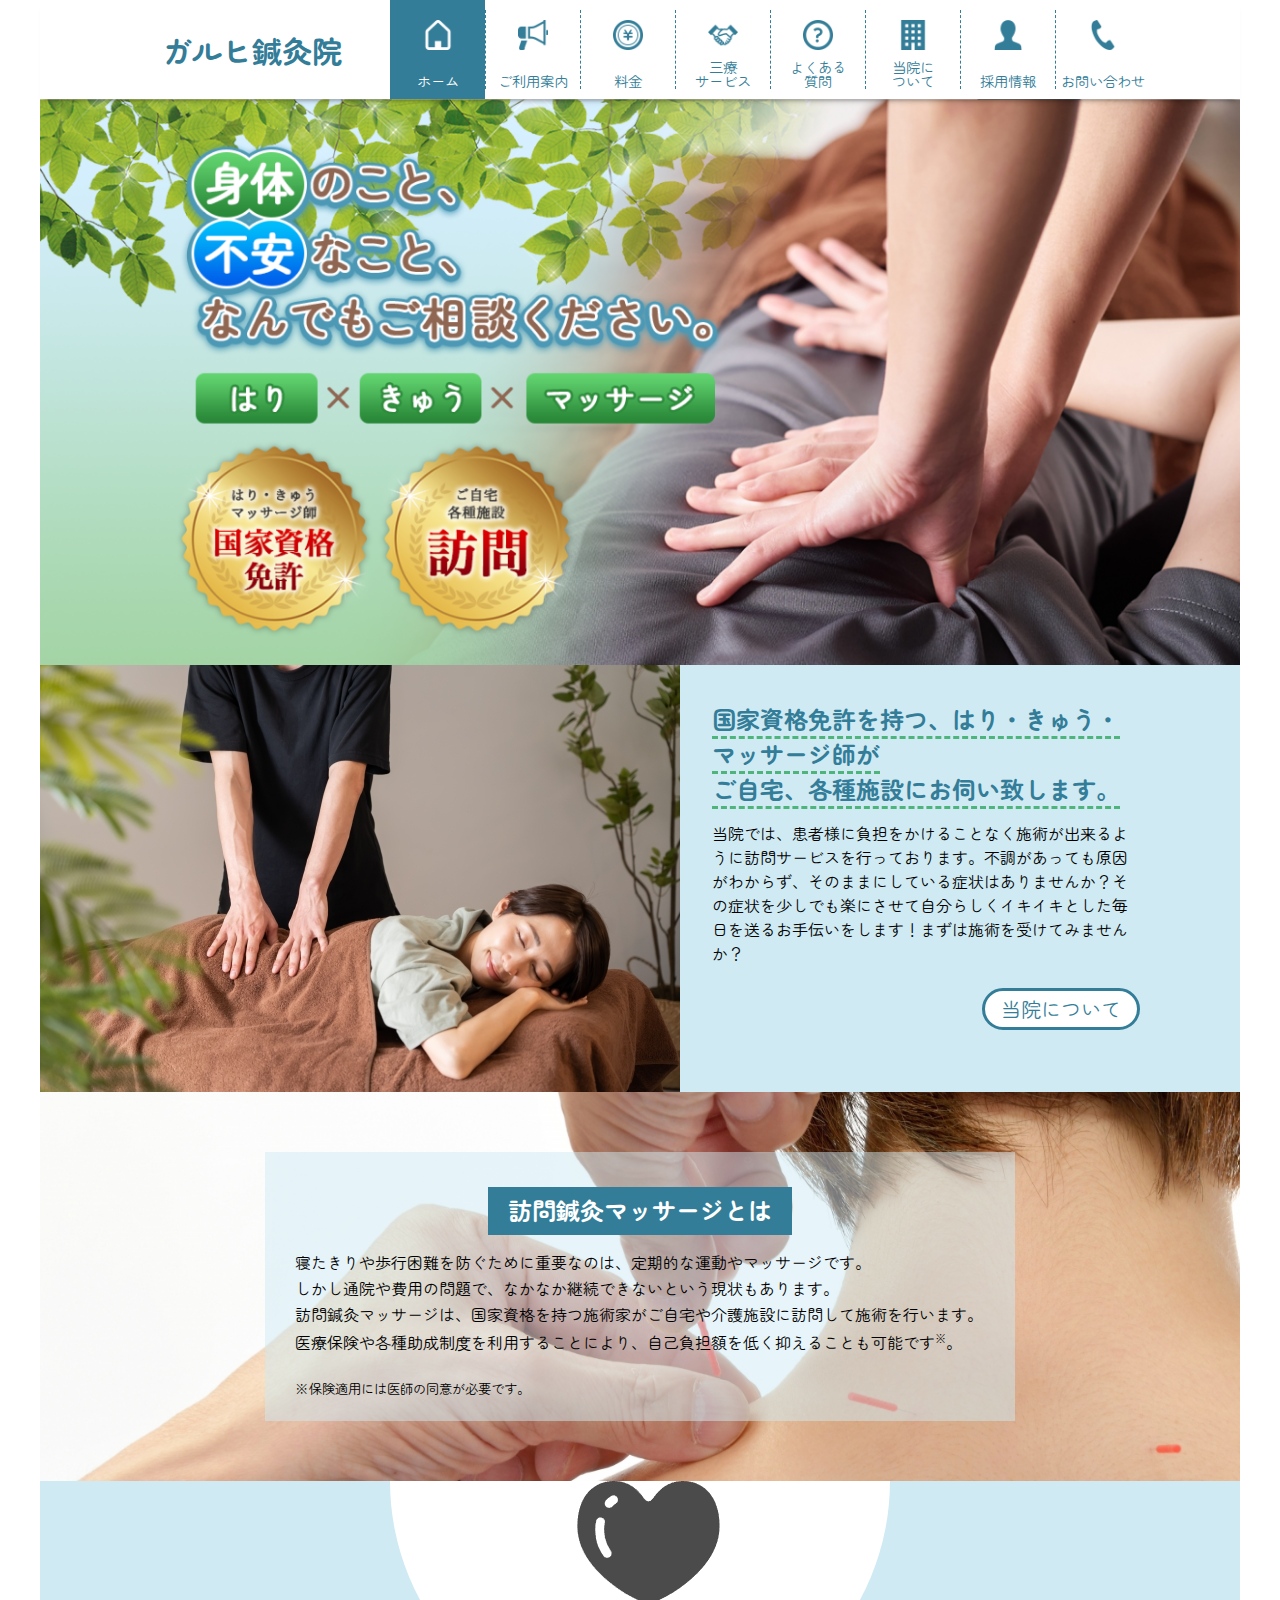
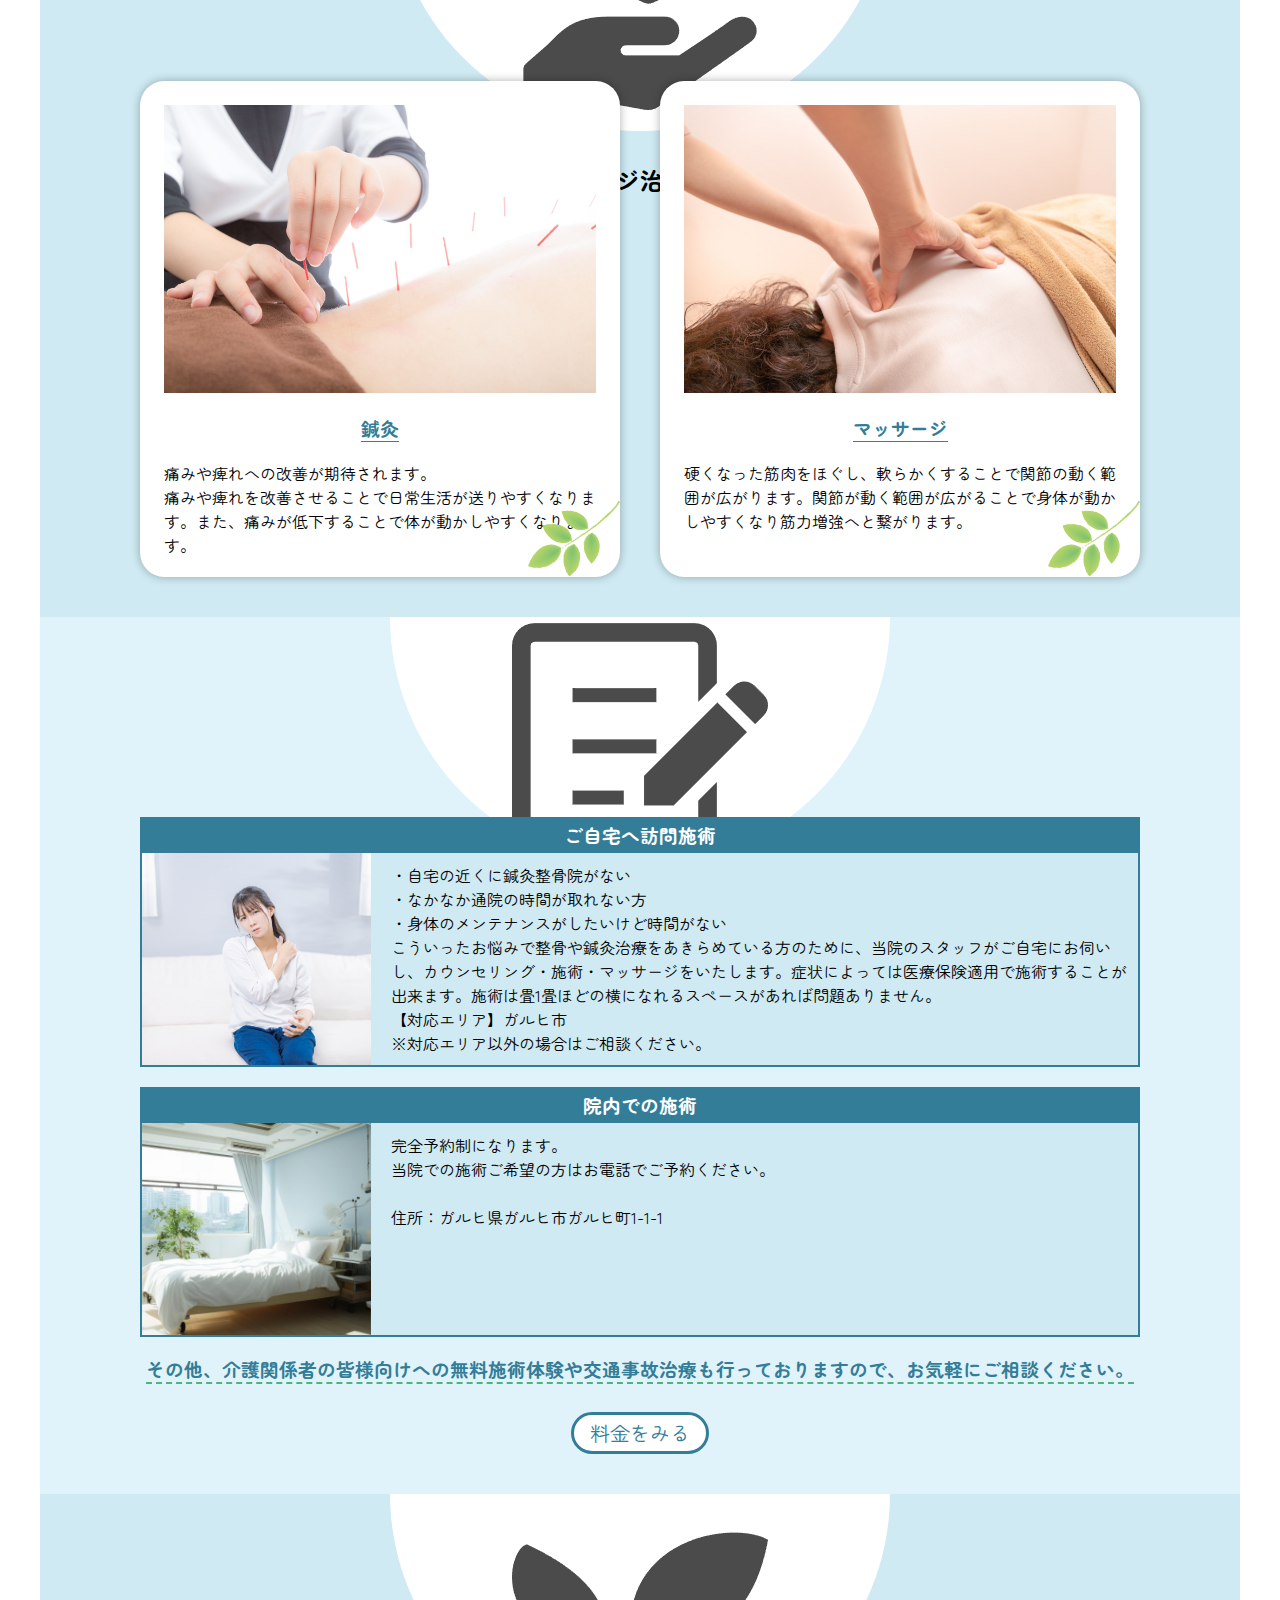
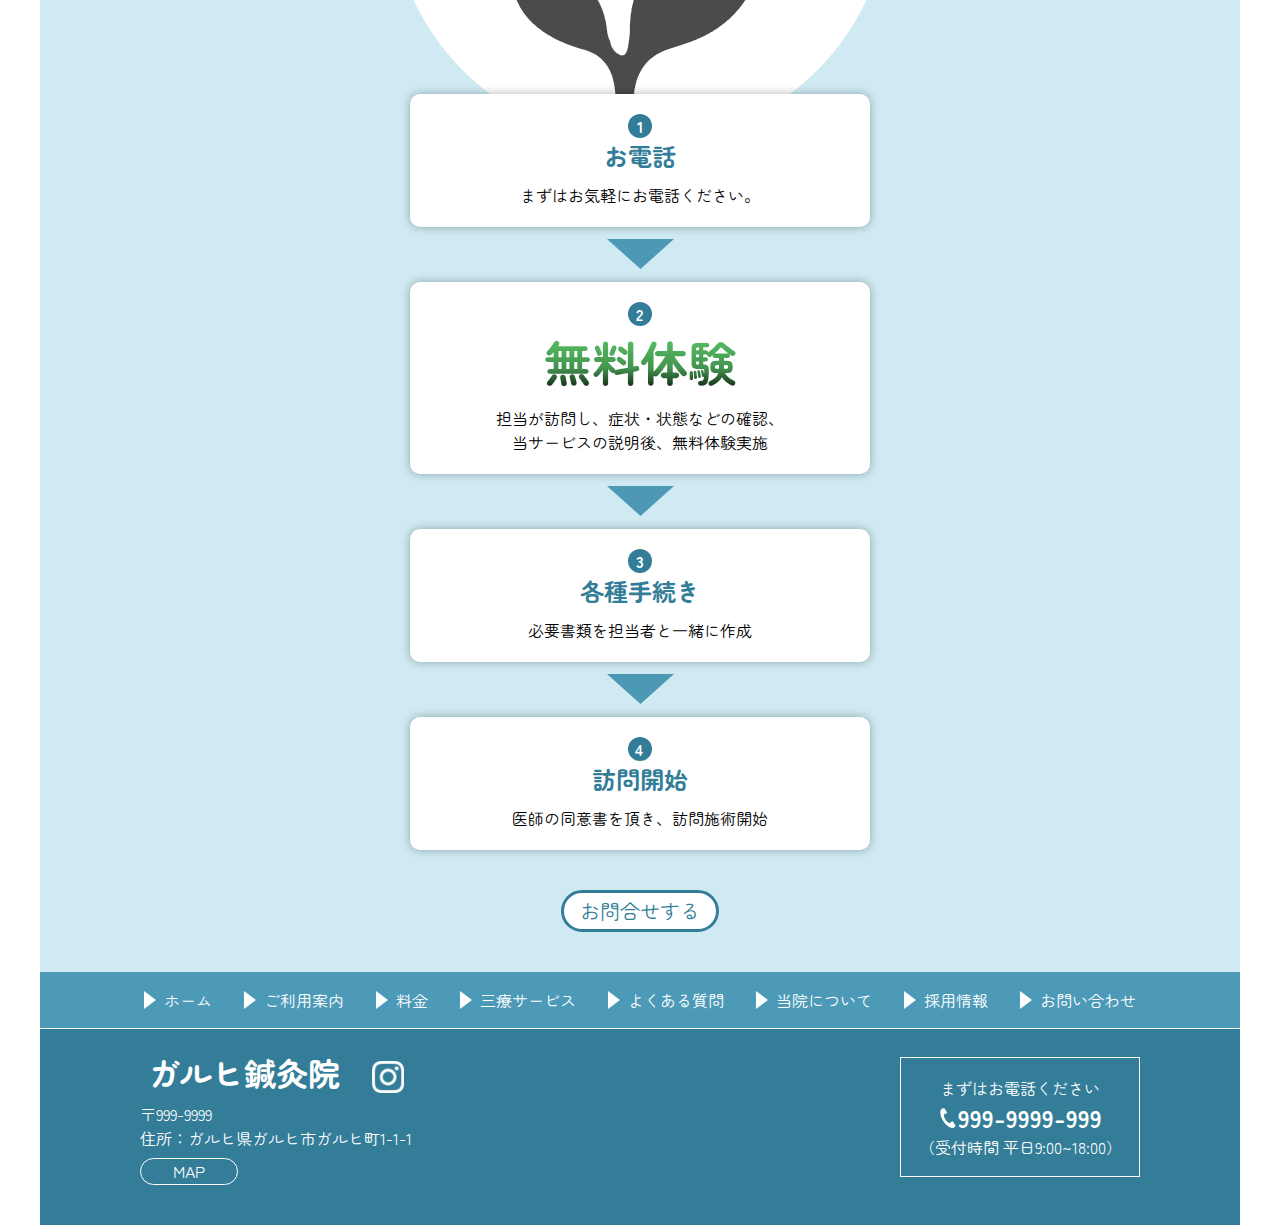
<file: garuhi_harikyuuin/index.html>
<!DOCTYPE html>
<html lang="ja">
<head>
    <meta charset="UTF-8">
    <meta name="viewport" content="width=device-width, initial-scale=1.0">
    <link rel="stylesheet" href="css/stylesheet.css">
    <title>ガルヒ鍼灸院</title>
    <link rel="preconnect" href="https://fonts.googleapis.com">
    <link rel="preconnect" href="https://fonts.gstatic.com" crossorigin>
    <link href="https://fonts.googleapis.com/css2?family=Zen+Maru+Gothic&display=swap" rel="stylesheet">
    <script src="https://ajax.googleapis.com/ajax/libs/jquery/1.11.3/jquery.min.js"></script>
    <script>
        $(document).ready(function(){
            $('a[href^=#]').click(function(){
                var speed = 500;
                var href= $(this).attr("href");
                var target = $(href == "#" || href == "" ? 'html' : href);
                var position = target.offset().top;
                $("html, body").animate({scrollTop:position}, speed, "swing");
                return false;
            });
        });
    </script>
</head>
<body id="TOP">
<header>
    <h1><a href="index.html">ガルヒ鍼灸院</a></h1>
    <nav>
        <ul>
            <li id="nav-TOP">
                <a href="index.html"><img src="images/icon11.png" alt="ホーム">
                <p>ホーム</p></a>
            </li>
            <li id="nav-procedure">
                <a href="procedure.html"><img src="images/icon15.png" alt="ご利用案内">
                <p>ご利用案内</p></a>
            </li>
            <li id="nav-service-price">
                <a href="service-price.html"><img src="images/icon07.png" alt="料金">
                <p>料金</p></a>
            </li>
            <li id="nav-service">
                <a href="service.html"><img src="images/icon10.png" alt="三療サービス">
                <p>三療<br>サービス</p></a>
            </li>
            <li id="nav-FAQ">
                <a href="faq.html"><img src="images/icon08.png" alt="よくある質問">
                <p>よくある<br>質問</p></a>
            </li>
            <li id="nav-policy">
                <a href="policy.html"><img src="images/icon09.png" alt="当院について">
                <p>当院に<br>ついて</p></a>
            </li>
            <li id="nav-recruit">
                <a href="recruit.html"><img src="images/icon26_touka.png" alt="採用情報">
                <p>採用情報</p></a>
            </li>
            <li id="nav-contact">
                <a href="contact.html"><img src="images/icon21.png" alt="お問い合わせ">
                <p>お問い合わせ</p></a>
            </li>
        </ul>
    </nav>
</header>
<nav id="nav-media">
        <ul>
            <li id="nav-media_TOP" class="nav-menu-link">
                <a href="index.html"><img src="images/icon11.png" alt="ホーム">
                <p>ホーム</p></a>
            </li>
            <li id="nav-media_procedure" class="nav-menu-link">
                <a href="procedure.html"><img src="images/icon15.png" alt="ご利用案内">
                <p>ご利用案内</p></a>
            </li>
            <li id="nav-media_service-price" class="nav-menu-link">
                <a href="service-price.html"><img src="images/icon07.png" alt="料金">
                <p>料金</p></a>
            </li>
            <li id="nav-media_service" class="nav-menu-link">
                <a href="service.html"><img src="images/icon10.png" alt="三療サービス">
                <p>三療<br>サービス</p></a>
            </li>
            <li id="nav-media_contact" class="nav-menu-link">
                <a href="contact.html"><img src="images/icon21.png" alt="お問い合わせ">
                <p>お問い合わせ</p></a>
            </li>
            <li id="nav-media_menu" class="nav-menu-link">
                <a href="#footer-nav"><img src="images/bars_24.png" alt="メニュー">
                <p>メニュー</p></a>
            </li>
        </ul>
</nav>
<div id="contents">
    <section id="TOP-1">
        <h1><img src="images/top01.png" alt="身体のこと、不安なこと、なんでもご相談ください。　はり×きゅう×マッサージ　はり・きゅう、マッサージ師国家資格免許　ご自宅、各種施設訪問"></h1>
        <div id="TOP-1_catchphrase" class="contents-background-odd">
            <img src="images/contents08.jpg" alt="">
            <div id="TOP-1_catchphrase-text">
                <h2><span>国家資格免許を持つ、はり・きゅう・マッサージ師が<br>
                ご自宅、各種施設にお伺い致します。</span></h2>
                <p>当院では、患者様に負担をかけることなく施術が出来るように訪問サービスを行っております。不調があっても原因がわからず、そのままにしている症状はありませんか？その症状を少しでも楽にさせて自分らしくイキイキとした毎日を送るお手伝いをします！まずは施術を受けてみませんか？</p>
                <p class="btn"><span><a href="policy.html">当院について</a></span></p>
            </div>
        </div>
        <div id="TOP-1_lead">
            <div id="TOP-1_lead-text">
                <h2><span>訪問鍼灸マッサージとは</span></h2>
                <p>寝たきりや歩行困難を防ぐために重要なのは、定期的な運動やマッサージです。</p>
                <p>しかし通院や費用の問題で、なかなか継続できないという現状もあります。</p>
                <p>訪問鍼灸マッサージは、国家資格を持つ施術家がご自宅や介護施設に訪問して施術を行います。</p>
                <p>医療保険や各種助成制度を利用することにより、自己負担額を低く抑えることも可能です<sup><small>※</small></sup>。</p>
                <p><small>※保険適用には医師の同意が必要です。</small></p>
            </div>
        </div>
    </section>
    <article class="summary contents-background-odd">
        <div class="summary-background">
            <div class="summary-title">
                    <img src="images/icon13.png" alt="">
                    <h2><span>鍼灸マッサージ治療の主な効果</span></h2>
            </div>
        </div>
        <div id="TOP-2" class="summary-main">
            <div id="TOP-2_card">
                <div>
                    <img src="images/contents03.jpg" alt="">
                    <img src="images/icon23.png" alt="" class="over">
                    <h3><span>鍼灸</span></h3>
                    <p>痛みや痺れへの改善が期待されます。</p>
                    <p>痛みや痺れを改善させることで日常生活が送りやすくなります。また、痛みが低下することで体が動かしやすくなります。</p>
                </div>
                <div>
                    <img src="images/contents10.jpg" alt="">
                    <img src="images/icon23.png" alt="" class="over">
                    <h3><span>マッサージ</span></h3>
                    <p>硬くなった筋肉をほぐし、軟らかくすることで関節の動く範囲が広がります。関節が動く範囲が広がることで身体が動かしやすくなり筋力増強へと繋がります。</p>
                </div>
            </div>
        </div>
    </article>
    <article class="summary contents-background-even">
        <div class="summary-background">
            <div class="summary-title">
                    <img src="images/icon17.png" alt="">
                    <h2><span>選べる訪問施術と院内施術</span></h2>
            </div>
        </div>
        <div id="TOP-3" class="summary-main">
            <div class="TOP-3_card">
                <h3>ご自宅へ訪問施術</h3>
                <div>
                    <img src="images/contents02.jpg" alt="" id="top-img01">
                    <div class="TOP-3_card-text">
                        <p>
                            ・自宅の近くに鍼灸整骨院がない<br>
                            ・なかなか通院の時間が取れない方<br>
                            ・身体のメンテナンスがしたいけど時間がない<br>
                            こういったお悩みで整骨や鍼灸治療をあきらめている方のために、当院のスタッフがご自宅にお伺いし、カウンセリング・施術・マッサージをいたします。症状によっては医療保険適用で施術することが出来ます。施術は畳1畳ほどの横になれるスペースがあれば問題ありません。
                        </p>
                        <p>
                            【対応エリア】ガルヒ市<br>
                            ※対応エリア以外の場合はご相談ください。
                        </p>
                    </div>
                </div>
            </div>
            <div class="TOP-3_card">
                <h3>院内での施術</h3>
                <div>
                    <img src="images/contents01.jpg" alt="" id="top-img02">
                    <div class="TOP-3_card-text">
                        <p>
                            完全予約制になります。<br>
                            当院での施術ご希望の方はお電話でご予約ください。
                        </p>
                        <p>　　　　　</p>
                        <p>住所：ガルヒ県ガルヒ市ガルヒ町1-1-1</p>
                    </div>
                </div>
            </div>
            <h3><span>その他、介護関係者の皆様向けへの無料施術体験や交通事故治療も行っておりますので、お気軽にご相談ください。</span></h3>
            <p class="btn"><span><a href="service-price.html">料金をみる</a></span></p>
        </div>
    </article>
    <article class="summary contents-background-odd">
        <div class="summary-background">
            <div class="summary-title">
                    <img src="images/icon20.png" alt="">
                    <h2><span>ご利用の流れ</span></h2>
            </div>
        </div>
        <div id="TOP-4" class="summary-main">
            <div>
                <div class="TOP-4_step">
                    <h2 class="TOP-4_step-n">1</h2>
                    <h2>お電話</h2>
                    <p>まずはお気軽にお電話ください。</p>
                </div>
                <div class="TOP-4_step-under"><img src="images/icon24.png" alt=""></div>
                <div class="TOP-4_step">
                    <h2 class="TOP-4_step-n">2</h2>
                    <h2 id="TOP-4_step-2">無料体験</h2>
                    <p>担当が訪問し、症状・状態などの確認、<br>
                    当サービスの説明後、無料体験実施</p>
                </div>
                <div class="TOP-4_step-under"><img src="images/icon24.png" alt=""></div>
                <div class="TOP-4_step">
                    <h2 class="TOP-4_step-n">3</h2>
                    <h2>各種手続き</h2>
                    <p>必要書類を担当者と一緒に作成</p>
                </div>
                <div class="TOP-4_step-under"><img src="images/icon24.png" alt=""></div>
                <div class="TOP-4_step">
                    <h2 class="TOP-4_step-n">4</h2>
                    <h2>訪問開始</h2>
                    <p>医師の同意書を頂き、訪問施術開始</p>
                </div>
            </div>
            <p class="btn"><span><a href="contact.html">お問合せする</a></span></p>
        </div>
    </article>
</div>
<footer>
    <nav id="footer-nav">
        <ul>
            <li><a href="index.html">ホーム</a></li>
            <li><a href="procedure.html">ご利用案内</a></li>
            <li><a href="service-price.html">料金</a></li>
            <li><a href="service.html">三療サービス</a></li>
            <li><a href="faq.html">よくある質問</a></li>
            <li><a href="policy.html">当院について</a></li>
            <li><a href="recruit.html">採用情報</a></li>
            <li><a href="contact.html">お問い合わせ</a></li>
        </ul>
    </nav>
    <div id="footer-main">
        <div id="footer-info">
            <h2>ガルヒ鍼灸院　<a href="https://www.instagram.com/"><img src="images/icon04.png" alt="instagram"></a></h2>
            <p>〒999-9999</p>
            <p>住所：ガルヒ県ガルヒ市ガルヒ町1-1-1</p>
            <p id="footer-map"><span><a href="https://maps.app.goo.gl/jzwrgiqKgVfyPNYd7">MAP</a></span></p>
        </div>
        <div id="footer-tel">
            <p>まずはお電話ください</p>
            <h2><img src="images/icon21.png" alt="電話">999-9999-999</h2>
            <p>（受付時間 平日9:00~18:00）</p>
        </div>
    </div>
</footer>
</body>
</html>
</file>
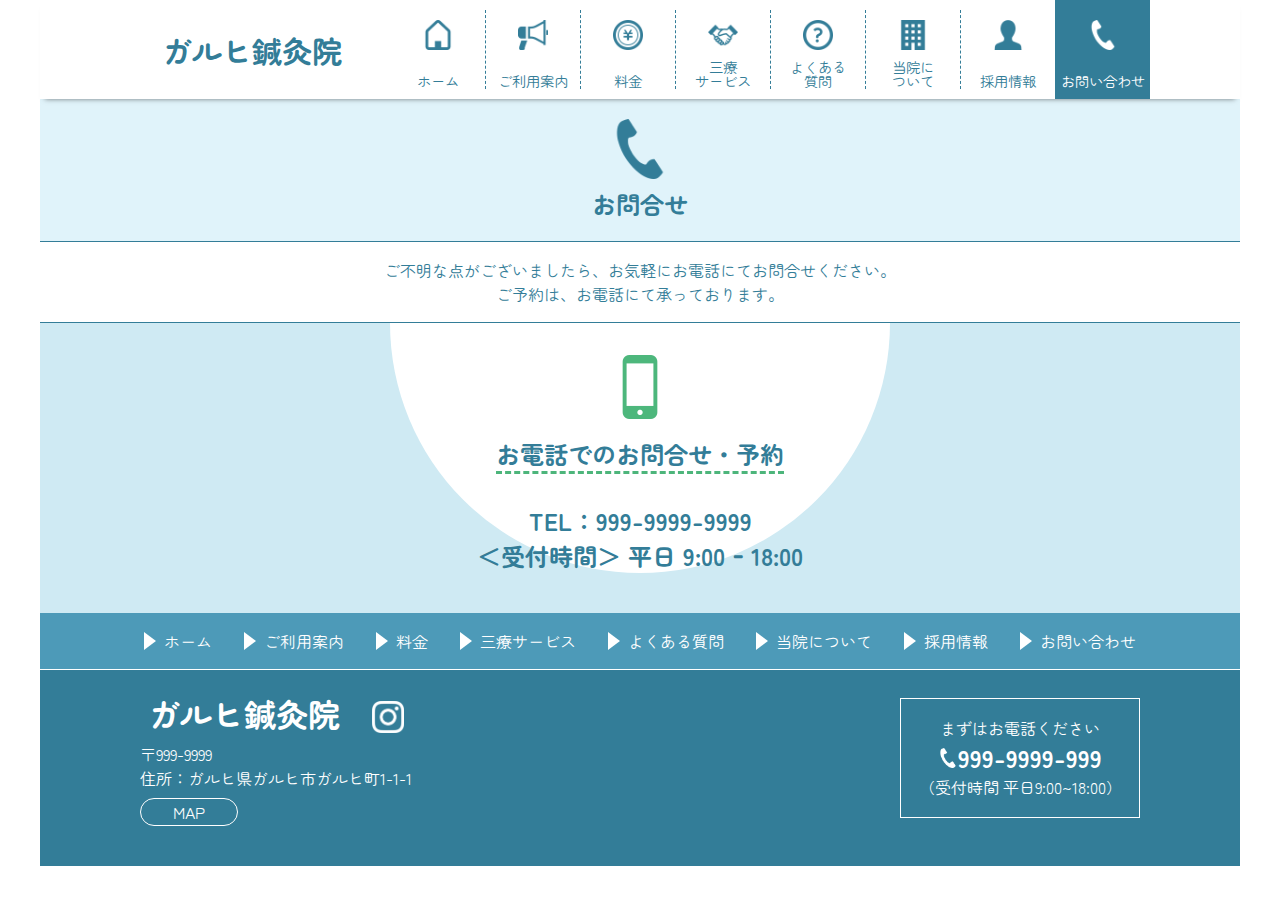
<file: garuhi_harikyuuin/contact.html>
<!DOCTYPE html>
<html lang="ja">
<head>
    <meta charset="UTF-8">
    <meta name="viewport" content="width=device-width, initial-scale=1.0">
    <link rel="stylesheet" href="css/stylesheet.css">
    <title>お問い合わせ｜ガルヒ鍼灸院</title>
    <link rel="preconnect" href="https://fonts.googleapis.com">
    <link rel="preconnect" href="https://fonts.gstatic.com" crossorigin>
    <link href="https://fonts.googleapis.com/css2?family=Zen+Maru+Gothic&display=swap" rel="stylesheet">
    <script src="https://ajax.googleapis.com/ajax/libs/jquery/1.11.3/jquery.min.js"></script>
    <script>
        $(document).ready(function(){
            $('a[href^=#]').click(function(){
                var speed = 500;
                var href= $(this).attr("href");
                var target = $(href == "#" || href == "" ? 'html' : href);
                var position = target.offset().top;
                $("html, body").animate({scrollTop:position}, speed, "swing");
                return false;
            });
        });
    </script>
</head>
<body id="contact">
<header>
    <h1><a href="index.html">ガルヒ鍼灸院</a></h1>
    <nav>
        <ul>
            <li id="nav-TOP">
                <a href="index.html"><img src="images/icon11.png" alt="ホーム">
                <p>ホーム</p></a>
            </li>
            <li id="nav-procedure">
                <a href="procedure.html"><img src="images/icon15.png" alt="ご利用案内">
                <p>ご利用案内</p></a>
            </li>
            <li id="nav-service-price">
                <a href="service-price.html"><img src="images/icon07.png" alt="料金">
                <p>料金</p></a>
            </li>
            <li id="nav-service">
                <a href="service.html"><img src="images/icon10.png" alt="三療サービス">
                <p>三療<br>サービス</p></a>
            </li>
            <li id="nav-FAQ">
                <a href="faq.html"><img src="images/icon08.png" alt="よくある質問">
                <p>よくある<br>質問</p></a>
            </li>
            <li id="nav-policy">
                <a href="policy.html"><img src="images/icon09.png" alt="当院について">
                <p>当院に<br>ついて</p></a>
            </li>
            <li id="nav-recruit">
                <a href="recruit.html"><img src="images/icon26_touka.png" alt="採用情報">
                <p>採用情報</p></a>
            </li>
            <li id="nav-contact">
                <a href="contact.html"><img src="images/icon21.png" alt="お問い合わせ">
                <p>お問い合わせ</p></a>
            </li>
        </ul>
    </nav>
</header>
<nav id="nav-media">
        <ul>
            <li id="nav-media_TOP" class="nav-menu-link">
                <a href="index.html"><img src="images/icon11.png" alt="ホーム">
                <p>ホーム</p></a>
            </li>
            <li id="nav-media_procedure" class="nav-menu-link">
                <a href="procedure.html"><img src="images/icon15.png" alt="ご利用案内">
                <p>ご利用<br>案内</p></a>
            </li>
            <li id="nav-media_service-price" class="nav-menu-link">
                <a href="service-price.html"><img src="images/icon07.png" alt="料金">
                <p>料金</p></a>
            </li>
            <li id="nav-media_service" class="nav-menu-link">
                <a href="service.html"><img src="images/icon10.png" alt="三療サービス">
                <p>三療<br>サービス</p></a>
            </li>
            <li id="nav-media_contact" class="nav-menu-link">
                <a href="contact.html"><img src="images/icon21.png" alt="お問い合わせ">
                <p>お問い<br>合わせ</p></a>
            </li>
            <li id="nav-media_menu" class="nav-menu-link">
                <a href="#footer-nav"><img src="images/bars_24.png" alt="メニュー">
                <p>メニュー</p></a>
            </li>
        </ul>
</nav>
<div id="contents">
    <div class="contents-title contents-background-even">
        <h2>
            <img src="images/icon21.png" alt=""><br>
            お問合せ
        </h2>
        <div class="contents-title-description">
            <p>ご不明な点がございましたら、お気軽にお電話にてお問合せください。</p>
            <p>ご予約は、お電話にて承っております。</p>
        </div>
    </div>
    <article class="summary contents-background-odd">
        <div class="summary-title">
            <div class="summary-background"></div>
            <div class="summary-text">
                <img src="images/icon05.png" alt="">
                <h2><span>お電話でのお問合せ・予約</span></h2>
            </div>
        </div>
        <div id="contact_main" class="summary-main">
            <p><strong>TEL：999-9999-9999</strong></p>
            <p><strong>＜受付時間＞ 平日 9:00 ｰ 18:00</strong></p>
        </div>
    </article>
</div>
<footer>
    <nav id="footer-nav">
        <ul>
            <li><a href="index.html">ホーム</a></li>
            <li><a href="procedure.html">ご利用案内</a></li>
            <li><a href="service-price.html">料金</a></li>
            <li><a href="service.html">三療サービス</a></li>
            <li><a href="faq.html">よくある質問</a></li>
            <li><a href="policy.html">当院について</a></li>
            <li><a href="recruit.html">採用情報</a></li>
            <li><a href="contact.html">お問い合わせ</a></li>
        </ul>
    </nav>
    <div id="footer-main">
        <div id="footer-info">
            <h2>ガルヒ鍼灸院　<a href="https://www.instagram.com/"><img src="images/icon04.png" alt="instagram"></a></h2>
            <p>〒999-9999</p>
            <p>住所：ガルヒ県ガルヒ市ガルヒ町1-1-1</p>
            <p id="footer-map"><span><a href="https://maps.app.goo.gl/jzwrgiqKgVfyPNYd7">MAP</a></span></p>
        </div>
        <div id="footer-tel">
            <p>まずはお電話ください</p>
            <h2><img src="images/icon21.png" alt="電話">999-9999-999</h2>
            <p>（受付時間 平日9:00~18:00）</p>
        </div>
    </div>
</footer>
</body>
</html>
</file>
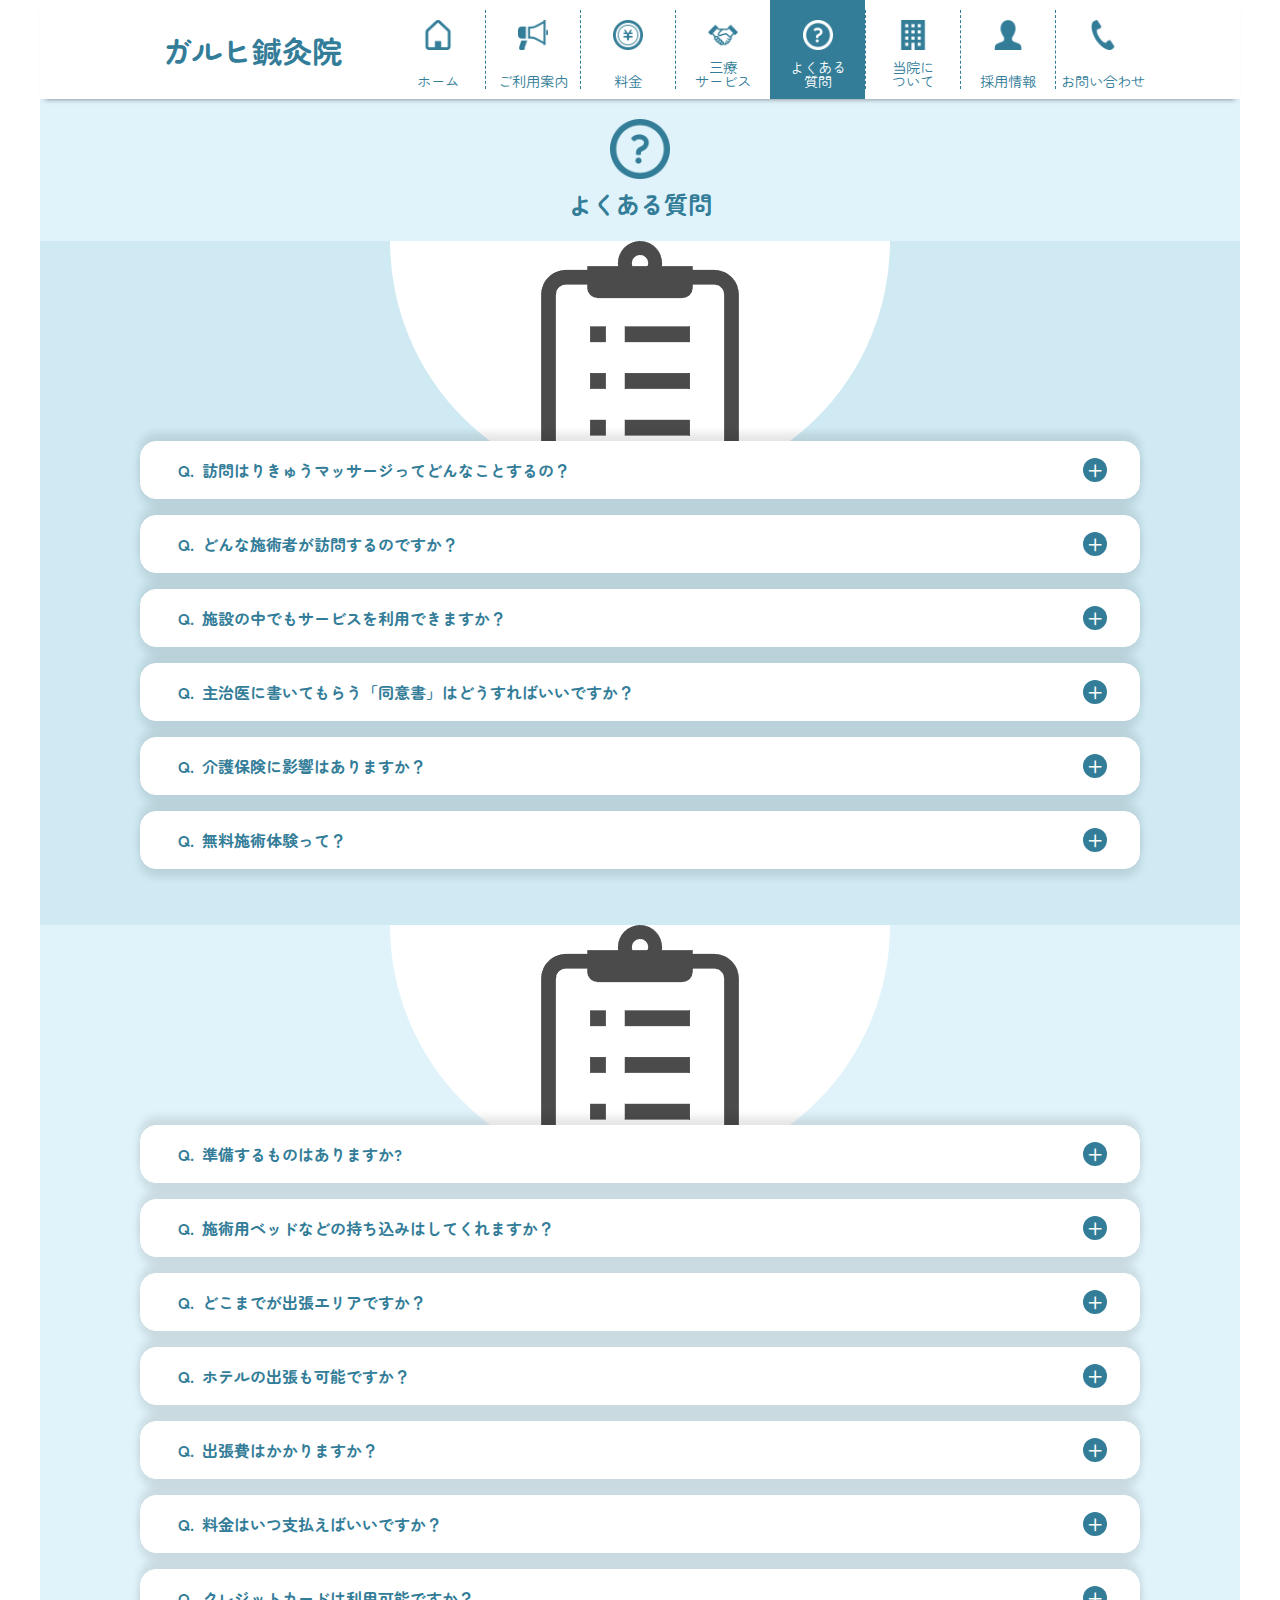
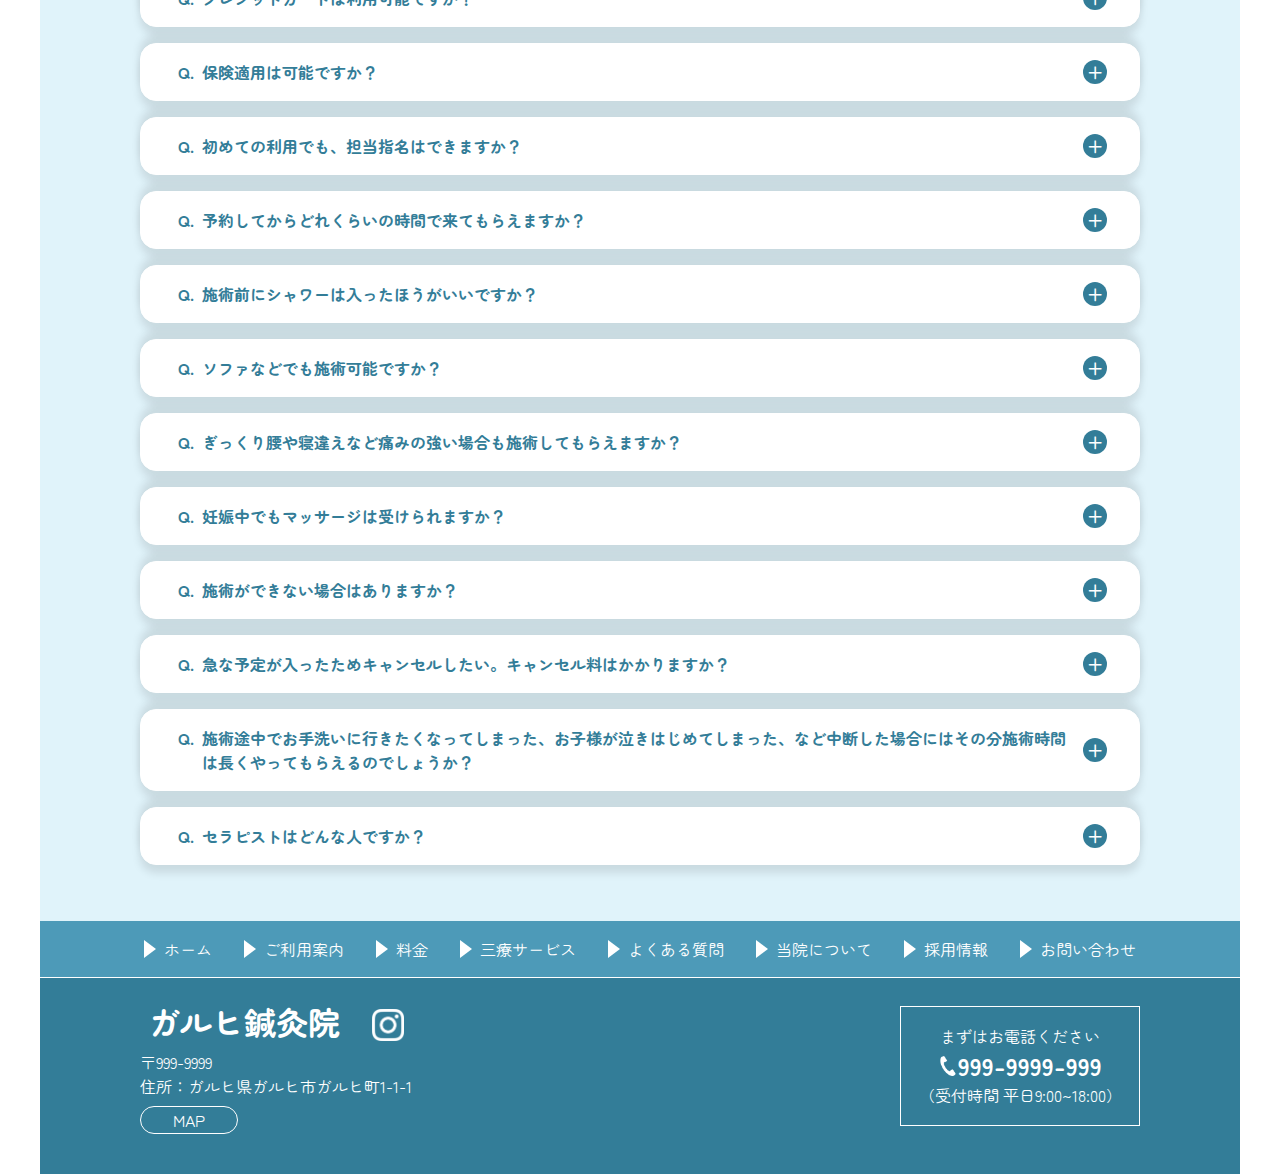
<file: garuhi_harikyuuin/faq.html>
<!DOCTYPE html>
<html lang="ja">
<head>
    <meta charset="UTF-8">
    <meta name="viewport" content="width=device-width, initial-scale=1.0">
    <link rel="stylesheet" href="css/stylesheet.css">
    <title>よくある質問｜ガルヒ鍼灸院</title>
    <link rel="preconnect" href="https://fonts.googleapis.com">
    <link rel="preconnect" href="https://fonts.gstatic.com" crossorigin>
    <link href="https://fonts.googleapis.com/css2?family=Zen+Maru+Gothic&display=swap" rel="stylesheet">
    <script src="https://ajax.googleapis.com/ajax/libs/jquery/1.11.3/jquery.min.js"></script>
    <script>
        $(document).ready(function(){
            $('a[href^=#]').click(function(){
                var speed = 500;
                var href= $(this).attr("href");
                var target = $(href == "#" || href == "" ? 'html' : href);
                var position = target.offset().top;
                $("html, body").animate({scrollTop:position}, speed, "swing");
                return false;
            });
        });
    </script>
</head>
<body id="FAQ">
<header>
    <h1><a href="index.html">ガルヒ鍼灸院</a></h1>
    <nav>
        <ul>
            <li id="nav-TOP">
                <a href="index.html"><img src="images/icon11.png" alt="ホーム">
                <p>ホーム</p></a>
            </li>
            <li id="nav-procedure">
                <a href="procedure.html"><img src="images/icon15.png" alt="ご利用案内">
                <p>ご利用案内</p></a>
            </li>
            <li id="nav-service-price">
                <a href="service-price.html"><img src="images/icon07.png" alt="料金">
                <p>料金</p></a>
            </li>
            <li id="nav-service">
                <a href="service.html"><img src="images/icon10.png" alt="三療サービス">
                <p>三療<br>サービス</p></a>
            </li>
            <li id="nav-FAQ">
                <a href="faq.html"><img src="images/icon08.png" alt="よくある質問">
                <p>よくある<br>質問</p></a>
            </li>
            <li id="nav-policy">
                <a href="policy.html"><img src="images/icon09.png" alt="当院について">
                <p>当院に<br>ついて</p></a>
            </li>
            <li id="nav-recruit">
                <a href="recruit.html"><img src="images/icon26_touka.png" alt="採用情報">
                <p>採用情報</p></a>
            </li>
            <li id="nav-contact">
                <a href="contact.html"><img src="images/icon21.png" alt="お問い合わせ">
                <p>お問い合わせ</p></a>
            </li>
        </ul>
    </nav>
</header>
<nav id="nav-media">
        <ul>
            <li id="nav-media_TOP" class="nav-menu-link">
                <a href="index.html"><img src="images/icon11.png" alt="ホーム">
                <p>ホーム</p></a>
            </li>
            <li id="nav-media_procedure" class="nav-menu-link">
                <a href="procedure.html"><img src="images/icon15.png" alt="ご利用案内">
                <p>ご利用案内</p></a>
            </li>
            <li id="nav-media_service-price" class="nav-menu-link">
                <a href="service-price.html"><img src="images/icon07.png" alt="料金">
                <p>料金</p></a>
            </li>
            <li id="nav-media_service" class="nav-menu-link">
                <a href="service.html"><img src="images/icon10.png" alt="三療サービス">
                <p>三療<br>サービス</p></a>
            </li>
            <li id="nav-media_contact" class="nav-menu-link">
                <a href="contact.html"><img src="images/icon21.png" alt="お問い合わせ">
                <p>お問い合わせ</p></a>
            </li>
            <li id="nav-media_menu" class="nav-menu-link">
                <a href="#footer-nav"><img src="images/bars_24.png" alt="メニュー">
                <p>メニュー</p></a>
            </li>
        </ul>
</nav>
<div id="contents">
    <div class="contents-title contents-background-even">
        <h2>
            <img src="images/icon08.png" alt=""><br>
            よくある質問
        </h2>
    </div>
    <article class="summary contents-background-odd">
        <div class="summary-background">
            <div class="summary-title">
                    <img src="images/icon06.png" alt="">
                    <h2><span>保険診療について</span></h2>
            </div>
        </div>
        <div id="FAQ-1" class="summary-main">
            <details>
                <summary><p>訪問はりきゅうマッサージってどんなことするの？</p><span class="plus">＋</span><span class="minus">ー</span></summary>
                <div class="answer">
                    <p>お年寄りやお身体の不自由な方、通院が困難な方が医師の同意を得て受けられるサービスです。<br>
                    主に疼痛や筋肉の緊張の緩和、関節可動域の拡大及び維持、むくみの緩和、精神的安静、血行の促進、身体機能低下の予防を目指していきます。<br>
                    患者様の年齢や体力に応じて、はりきゅうマッサージの施術を行っていき、ADL（日常生活動作）を維持、改善していき、QOL（生活の質）の向上に繋げていきます。</p>
                </div>
            </details>
            <details>
                <summary><p>どんな施術者が訪問するのですか？</p><span class="plus">＋</span><span class="minus">ー</span></summary>
                <div class="answer">
                    <p>「はり師」「きゅう師」「あん摩マッサージ指圧師」の国家資格を取得した施術者が訪問いたします。女性のスタッフも在籍しているため、女性を希望する方はお伝えください。</p>
                </div>
            </details>
            <details>
                <summary><p>施設の中でもサービスを利用できますか？</p><span class="plus">＋</span><span class="minus">ー</span></summary>
                <div class="answer">
                    <p>特別養護老人ホーム、グループホーム、有料老人ホームなどでも訪問して施術を行うことは制度上可能です。入所されている施設と相談の上、訪問の可否、訪問時間などを調整いたします。</p>
                </div>
            </details>
            <details>
                <summary><p>主治医に書いてもらう「同意書」はどうすればいいですか？</p><span class="plus">＋</span><span class="minus">ー</span></summary>
                <div class="answer">
                    <p>主治医(かかりつけ医)が患者様の傷病名・施術部位などを記載する、保険請求を行う上で必要な書類です。有効期限は同意をいただいた日付から6カ月間で、その後継続される場合は再同意の手続きが必要です。<br>
                    こちらの同意書の手続きは当院で全てサポートいたします。</p>
                </div>
            </details>
            <details>
                <summary><p>介護保険に影響はありますか？</p><span class="plus">＋</span><span class="minus">ー</span></summary>
                <div class="answer">
                    <p>介護保険への影響はありません。介護保険の限度額に達している方でも、医療保険を使用しますので、問題なくご利用いただけます。</p>
                </div>
            </details>
            <details>
                <summary><p>無料施術体験って？</p><span class="plus">＋</span><span class="minus">ー</span></summary>
                <div class="answer">
                    <p>無料施術体験は、初回の保険診療対象の方限定で実際の施術を体験いただいております。どのような施術をしているかはもちろんですが、施術を担当するスタッフがどんな方なのかという不安や疑問が少しでも解消できればと考えています。<br>
                    現在のお身体の悩みや、これまでのお怪我、病気のこと、通院、服薬状況などをお伺いさせていただき、患者様のお身体に合った施術をさせていただきます。<br>
                    <small>※訪問時に鍼灸マッサージの適応外と判断した場合は、直ちに病院への受診を勧めます。</small></p>
                </div>
            </details>
        </div>
    </article>
    <article class="summary contents-background-even">
        <div class="summary-background">
            <div class="summary-title">
                    <img src="images/icon06.png" alt="">
                    <h2><span>自費施術について（保険適用外）</span></h2>
            </div>
        </div>
        <div id="FAQ-2" class="summary-main">
            <details>
                <summary><p>準備するものはありますか?</p><span class="plus">＋</span><span class="minus">ー</span></summary>
                <div class="answer">
                    <p>タオルのご用意をお願いします。また、お部屋でリラックスできる服装にてお寛ぎになってお待ちくださいませ。なお、施術ベッドなどは当店で持ち込みは行っておりませんので、お客様のベッドやマットの上での施術となります。</p>
                </div>
            </details>
            <details>
                <summary><p>施術用ベッドなどの持ち込みはしてくれますか？</p><span class="plus">＋</span><span class="minus">ー</span></summary>
                <div class="answer">
                    <p>当店では施術用ベッドの持ち込みは行っておらず、お客様お持ちのベッドやマットの上で施術を行います。全身横になれる場所をご準備の上、お待ちくださいませ。</p>
                </div>
            </details>
            <details>
                <summary><p>どこまでが出張エリアですか？</p><span class="plus">＋</span><span class="minus">ー</span></summary>
                <div class="answer">
                    <p>出張可能エリアは東京都内のこちらのエリアとなります。ご参照ください。ファッションホテルやカプセルホテルへの出張はご案内できかねます。</p>
                </div>
            </details>
            <details>
                <summary><p>ホテルの出張も可能ですか？</p><span class="plus">＋</span><span class="minus">ー</span></summary>
                <div class="answer">
                    <p>ビジネスホテル、オフィスへも出張を承っております。あらかじめホテル名と住所をお調べの上、お電話ください。なお、外部者の入室に厳しいホテルもありますので、その場合には承りかねる可能性がありますのであらかじめご了承くださいませ。</p>
                </div>
            </details>
            <details>
                <summary><p>出張費はかかりますか？</p><span class="plus">＋</span><span class="minus">ー</span></summary>
                <div class="answer">
                    <p>交通費のかかる地域、またエリア外の地域もございます。詳しくは、コース・料金の出張可能エリアをご参照くださいませ。</p>
                </div>
            </details>
            <details>
                <summary><p>料金はいつ支払えばいいですか？</p><span class="plus">＋</span><span class="minus">ー</span></summary>
                <div class="answer">
                    <p>簡単なカウンセリング終了後の前金制となっております。</p>
                </div>
            </details>
            <details>
                <summary><p>クレジットカードは利用可能ですか？</p><span class="plus">＋</span><span class="minus">ー</span></summary>
                <div class="answer">
                    <p>VISA、MasterCard、AmericanExpress、DINERS、JCBのクレジットカードでご利用いただけます。なお、手数料は追加でいただいておりません。</p>
                </div>
            </details>
            <details>
                <summary><p>保険適用は可能ですか？</p><span class="plus">＋</span><span class="minus">ー</span></summary>
                <div class="answer">
                    <p>可能ですが、保険施術を受けていただくには条件がございます。お一人で通院できない方が対象となります。こちらのページをご確認ください。</p>
                </div>
            </details>
            <details>
                <summary><p>初めての利用でも、担当指名はできますか？</p><span class="plus">＋</span><span class="minus">ー</span></summary>
                <div class="answer">
                    <p>ご希望に合う担当をご指名いただけます。容姿や年齢でのご指名・ご質問はトラブル防止の観点からご案内致しかねますので、あらかじめご了承くださいませ。</p>
                </div>
            </details>
            <details>
                <summary><p>予約してからどれくらいの時間で来てもらえますか？</p><span class="plus">＋</span><span class="minus">ー</span></summary>
                <div class="answer">
                    <p>約 20 分～ 30 分でお伺いしておりますが、予約状況や交通状況などにより、お時間が前後する事がございます。日にちやお時間がお決まりであれば、事前予約をしていただきますとスムーズに対応できます。</p>
                </div>
            </details>
            <details>
                <summary><p>施術前にシャワーは入ったほうがいいですか？</p><span class="plus">＋</span><span class="minus">ー</span></summary>
                <div class="answer">
                    <p>施術者が訪問する前にシャワー又は、お風呂にゆっくりと入っていただくことをおすすめいたします。お風呂に入って体が温まると、筋肉がゆるみ、血流の流れが良くなります。そのため、施術の効果がアップします。</p>
                </div>
            </details>
            <details>
                <summary><p>ソファなどでも施術可能ですか？</p><span class="plus">＋</span><span class="minus">ー</span></summary>
                <div class="answer">
                    <p>全身横になっていただけるスペースにて施術させていただけるよう、お願いしております。対応不可の場合には承りかねる場合もございますのであらかじめご了承くださいませ。</p>
                </div>
            </details>
            <details>
                <summary><p>ぎっくり腰や寝違えなど痛みの強い場合も施術してもらえますか？</p><span class="plus">＋</span><span class="minus">ー</span></summary>
                <div class="answer">
                    <p>ぎっくり腰や寝違えの場合には基本的には患部が炎症を起こしています。そのような場合には、痛みの緩和を図るための施術を行わせていただきますのでご相談ください。</p>
                </div>
            </details>
            <details>
                <summary><p>妊娠中でもマッサージは受けられますか？</p><span class="plus">＋</span><span class="minus">ー</span></summary>
                <div class="answer">
                    <p>はい。安定期(妊娠 16 週以降)に入られた妊婦様には当店用意の「ご妊娠の際の施術同意書」にご同意の上、マタニティ対応可能なスタッフがお伺いし施術させていただけます。お身体への負担を軽減するために抱き枕、あるいは枕やクッションなどを多めに用意していただけると横向きの施術の際などに体勢を楽にすることができます。まずはご相談くださいませ。またご妊娠初期~安定期前の妊婦様のご利用はお控えいただいております。安定期に入られた際にお問合せいただけたら幸いです。</p>
                </div>
            </details>
            <details>
                <summary><p>施術ができない場合はありますか？</p><span class="plus">＋</span><span class="minus">ー</span></summary>
                <div class="answer">
                    <p>当店では以下に該当するお客様のご利用はご遠慮願いますので予めご了承ください。<br>
                    <br>
                    ・泥酔状態 ・ 大麻、シンナー、薬物等の使用<br>
                    ・暴力団関係者、それに準ずる者<br>
                    ・風俗的なサービスを要求する行為<br>
                    ・施術する場所、環境が不衛生な場合<br>
                    ・スカウトおよび同業者 ・ セラピストへの接触行為<br>
                    ・電話番号やメールアドレスを聞く行為<br>
                    ・セラピストが不快に感じる行為（言動やしぐさ）<br>
                    ・その他、当店がふさわしくないと認めた場合<br>
                    <br>
                    禁止事項を守れないお客様に関しましては、途中で施術を中断することもございます。その際、料金のご返還には応じかねますので、重々ご理解のうえ、ご利用頂けますよう、宜しくお願い致します。再三の注意にも関わらず、ご理解頂けないお客様に関しましては、警察に通報させていただくこともございますので、その旨ご理解ください。</p>
                </div>
            </details>
            <details>
                <summary><p>急な予定が入ったためキャンセルしたい。キャンセル料はかかりますか？</p><span class="plus">＋</span><span class="minus">ー</span></summary>
                <div class="answer">
                    <p>
                        当店のキャンセルポリシーは以下の通りとなります。<br>
                        <br>
                        ■キャンセルポリシー<br>
                        ご予約後やむを得ずキャンセルさせる場合には、お早めにお電話にてご連絡ください。<br>
                        <br>
                        ■キャンセル料金<br>
                        以下のキャンセルは、キャンセル料を請求させていただきます。<br>
                        ご予約スタート 1 時間以内のキャンセル：コース料金の 50％<br>
                        スタッフ到着後のキャンセル：コース料金の 100％<br>
                        <br>
                        ■免責事項<br>
                        予約日の天災・災害による当日キャンセルの場合、キャンセル料は請求致しません。
                    </p>
                </div>
            </details>
            <details>
                <summary><p>施術途中でお手洗いに行きたくなってしまった、お子様が泣きはじめてしまった、など中断した場合にはその分施術時間は長くやってもらえるのでしょうか？</p><span class="plus">＋</span><span class="minus">ー</span></summary>
                <div class="answer">
                    <p>施術者は、お客様のご住所にご予約の時間分、滞在する時間を確保しております。その後に移動予定や施術予定があることも多く、お客様都合での施術時間の変更を承りかねますので、あらかじめご了承下さいませ。</p>
                </div>
            </details>
            <details>
                <summary><p>セラピストはどんな人ですか？</p><span class="plus">＋</span><span class="minus">ー</span></summary>
                <div class="answer">
                    <p><a href="policy.html" title="当院について｜ガルヒ鍼灸院">こちらのページ</a>に訪問スタッフについて詳しく記載しておりますのでご確認ください。</p>
                </div>
            </details>
        </div>
    </article>
</div>
<footer>
    <nav id="footer-nav">
        <ul>
            <li><a href="index.html">ホーム</a></li>
            <li><a href="procedure.html">ご利用案内</a></li>
            <li><a href="service-price.html">料金</a></li>
            <li><a href="service.html">三療サービス</a></li>
            <li><a href="faq.html">よくある質問</a></li>
            <li><a href="policy.html">当院について</a></li>
            <li><a href="recruit.html">採用情報</a></li>
            <li><a href="contact.html">お問い合わせ</a></li>
        </ul>
    </nav>
    <div id="footer-main">
        <div id="footer-info">
            <h2>ガルヒ鍼灸院　<a href="https://www.instagram.com/"><img src="images/icon04.png" alt="instagram"></a></h2>
            <p>〒999-9999</p>
            <p>住所：ガルヒ県ガルヒ市ガルヒ町1-1-1</p>
            <p id="footer-map"><span><a href="https://maps.app.goo.gl/jzwrgiqKgVfyPNYd7">MAP</a></span></p>
        </div>
        <div id="footer-tel">
            <p>まずはお電話ください</p>
            <h2><img src="images/icon21.png" alt="電話">999-9999-999</h2>
            <p>（受付時間 平日9:00~18:00）</p>
        </div>
    </div>
</footer>
</body>
</html>
</file>
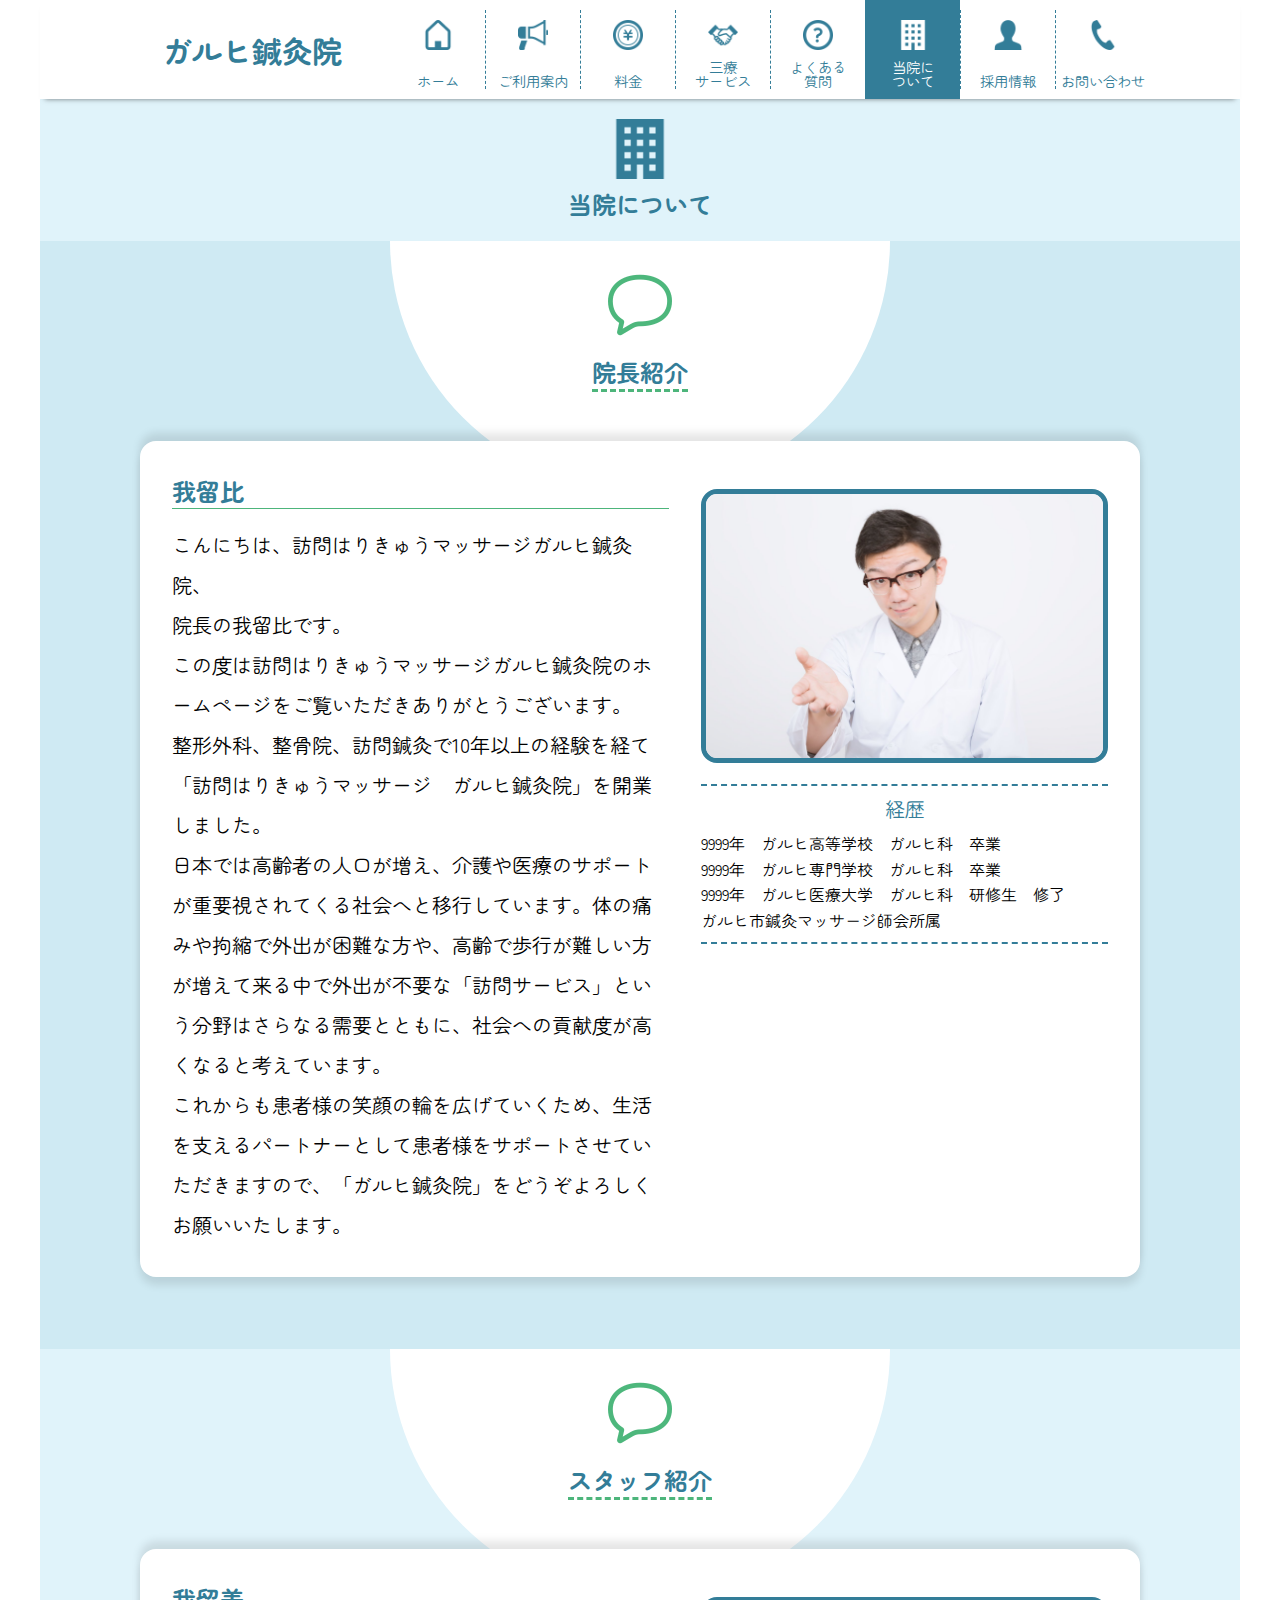
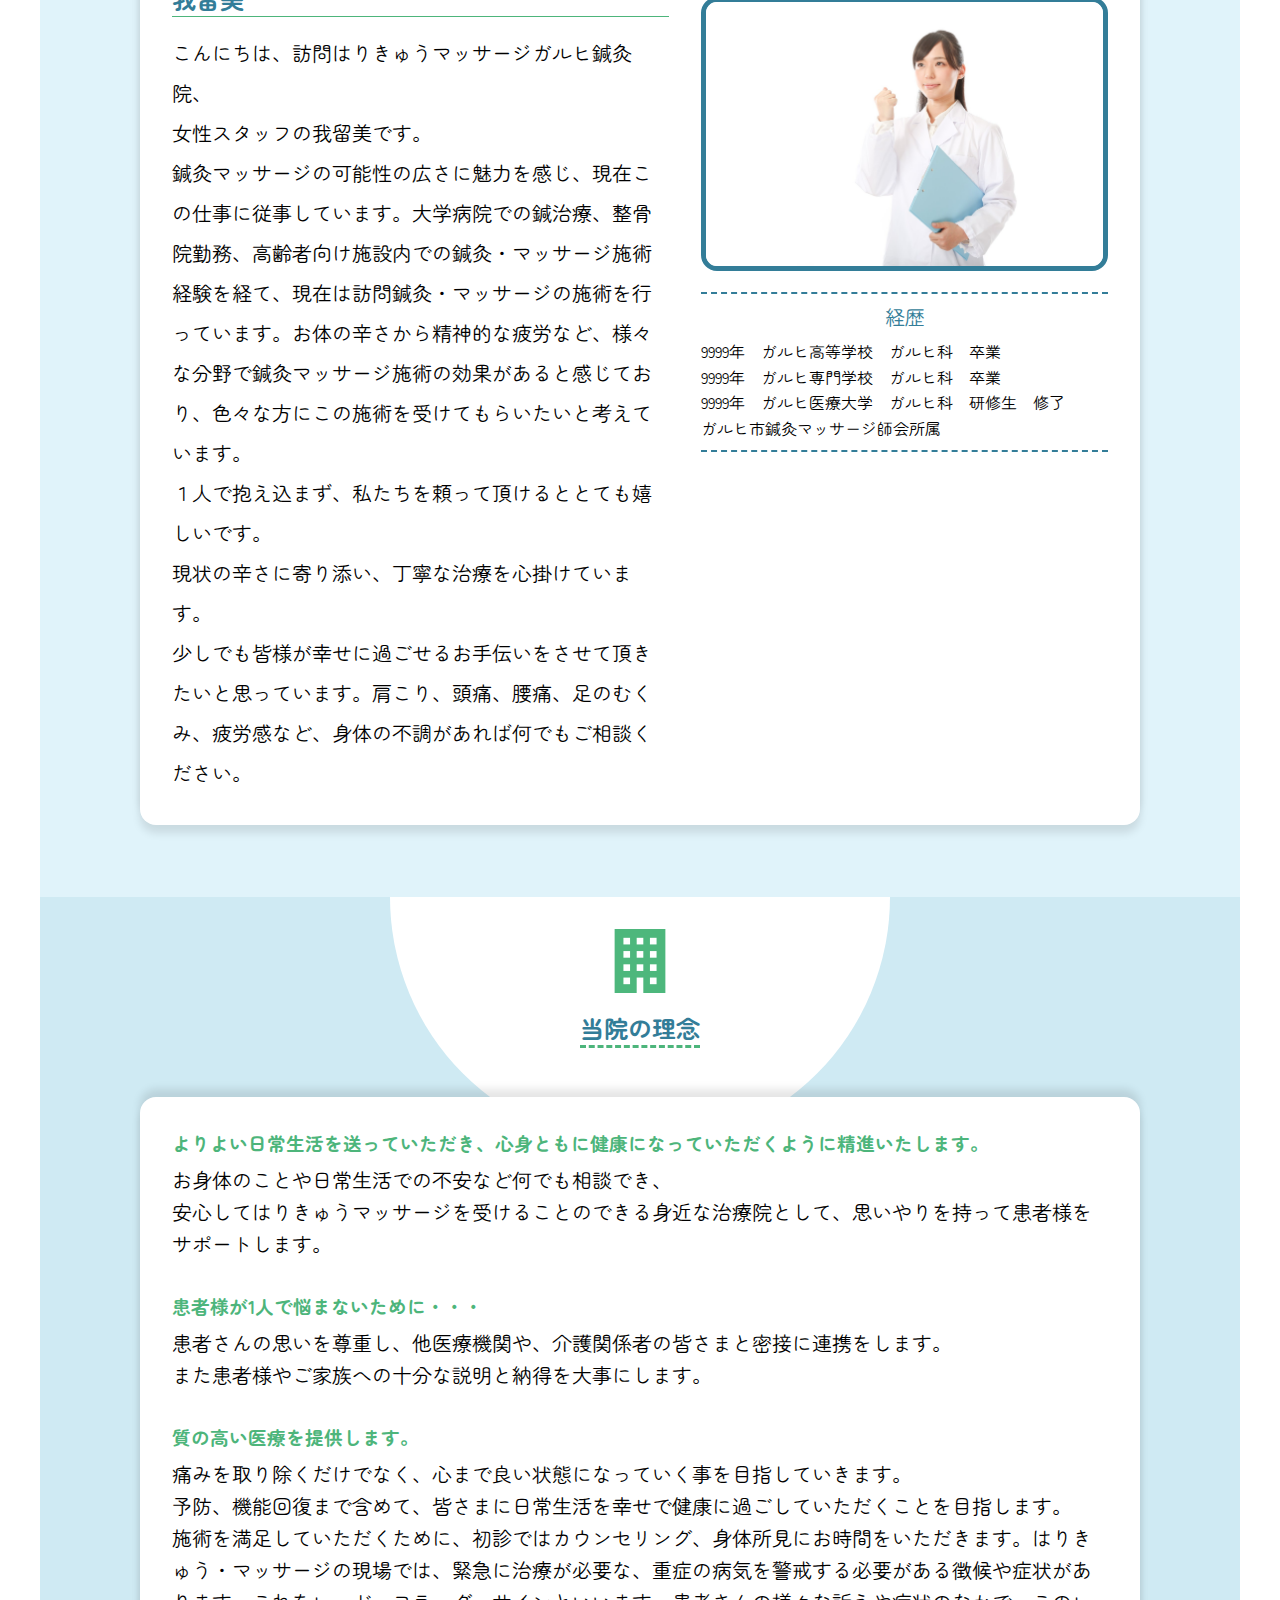
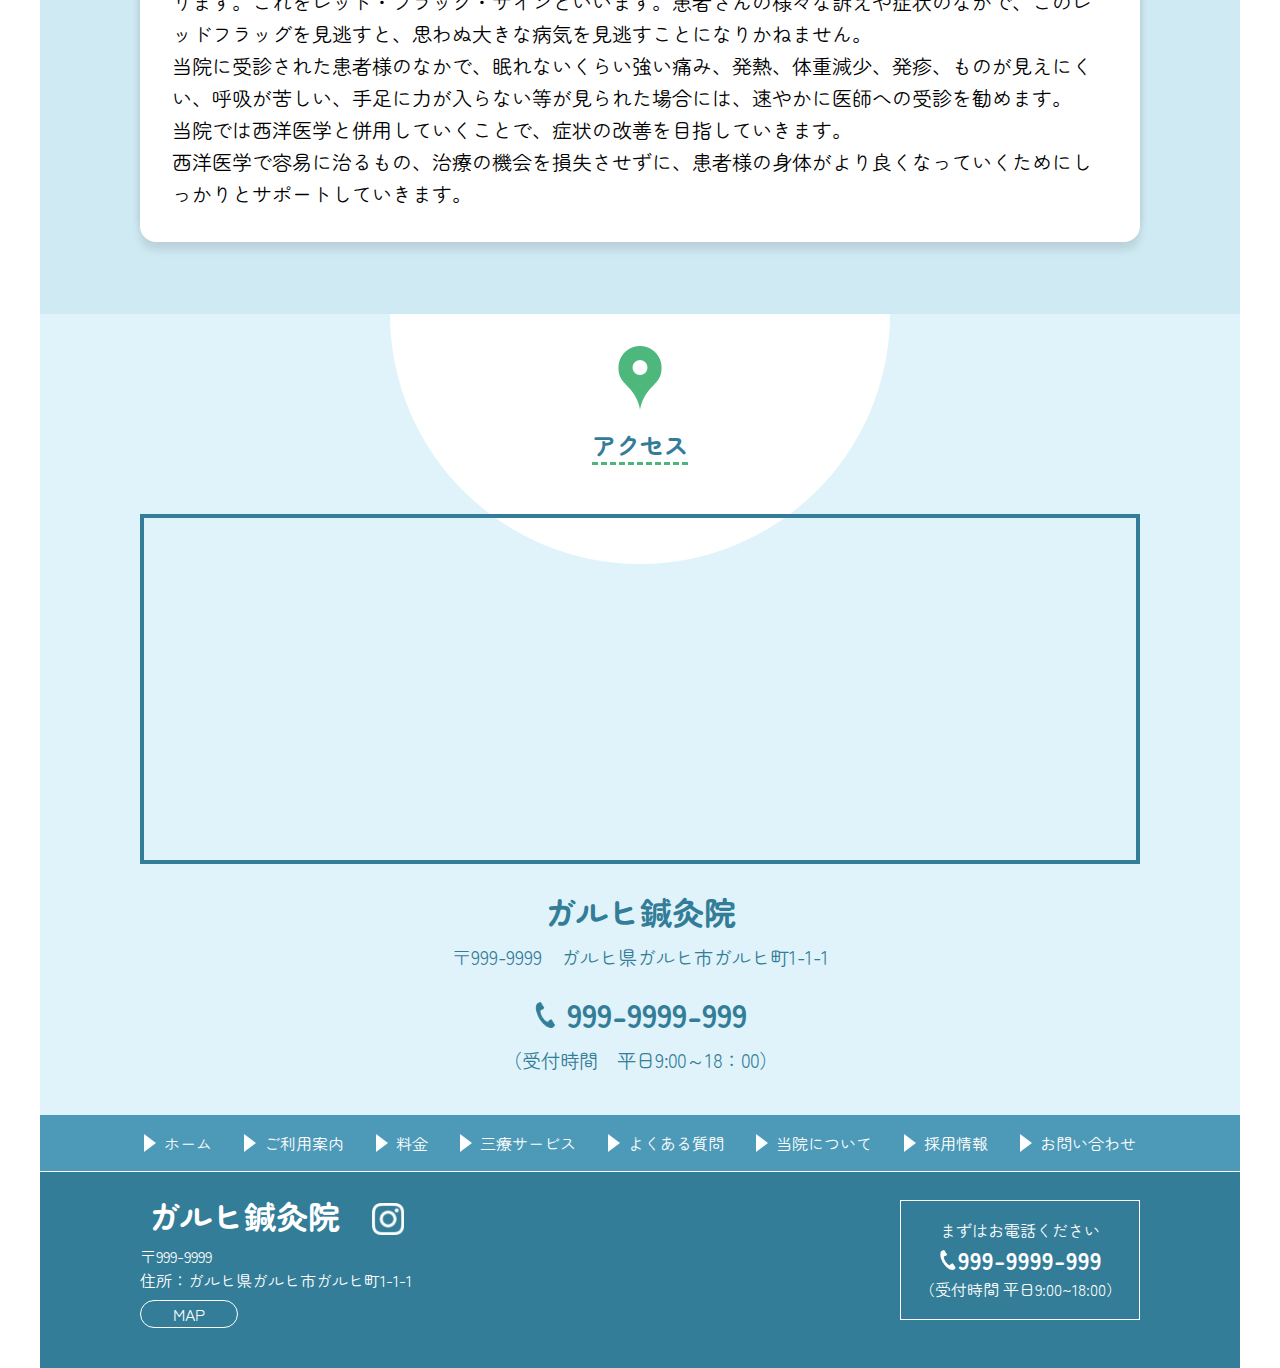
<file: garuhi_harikyuuin/policy.html>
<!DOCTYPE html>
<html lang="ja">
<head>
    <meta charset="UTF-8">
    <meta name="viewport" content="width=device-width, initial-scale=1.0">
    <link rel="stylesheet" href="css/stylesheet.css">
    <title>当院について｜ガルヒ鍼灸院</title>
    <link rel="preconnect" href="https://fonts.googleapis.com">
    <link rel="preconnect" href="https://fonts.gstatic.com" crossorigin>
    <link href="https://fonts.googleapis.com/css2?family=Zen+Maru+Gothic&display=swap" rel="stylesheet">
    <script src="https://ajax.googleapis.com/ajax/libs/jquery/1.11.3/jquery.min.js"></script>
    <script>
        $(document).ready(function(){
            $('a[href^=#]').click(function(){
                var speed = 500;
                var href= $(this).attr("href");
                var target = $(href == "#" || href == "" ? 'html' : href);
                var position = target.offset().top;
                $("html, body").animate({scrollTop:position}, speed, "swing");
                return false;
            });
        });
    </script>
</head>
<body id="policy">
<header>
    <h1><a href="index.html">ガルヒ鍼灸院</a></h1>
    <nav>
        <ul>
            <li id="nav-TOP">
                <a href="index.html"><img src="images/icon11.png" alt="ホーム">
                <p>ホーム</p></a>
            </li>
            <li id="nav-procedure">
                <a href="procedure.html"><img src="images/icon15.png" alt="ご利用案内">
                <p>ご利用案内</p></a>
            </li>
            <li id="nav-service-price">
                <a href="service-price.html"><img src="images/icon07.png" alt="料金">
                <p>料金</p></a>
            </li>
            <li id="nav-service">
                <a href="service.html"><img src="images/icon10.png" alt="三療サービス">
                <p>三療<br>サービス</p></a>
            </li>
            <li id="nav-FAQ">
                <a href="faq.html"><img src="images/icon08.png" alt="よくある質問">
                <p>よくある<br>質問</p></a>
            </li>
            <li id="nav-policy">
                <a href="policy.html"><img src="images/icon09.png" alt="当院について">
                <p>当院に<br>ついて</p></a>
            </li>
            <li id="nav-recruit">
                <a href="recruit.html"><img src="images/icon26_touka.png" alt="採用情報">
                <p>採用情報</p></a>
            </li>
            <li id="nav-contact">
                <a href="contact.html"><img src="images/icon21.png" alt="お問い合わせ">
                <p>お問い合わせ</p></a>
            </li>
        </ul>
    </nav>
</header>
<nav id="nav-media">
        <ul>
            <li id="nav-media_TOP" class="nav-menu-link">
                <a href="index.html"><img src="images/icon11.png" alt="ホーム">
                <p>ホーム</p></a>
            </li>
            <li id="nav-media_procedure" class="nav-menu-link">
                <a href="procedure.html"><img src="images/icon15.png" alt="ご利用案内">
                <p>ご利用案内</p></a>
            </li>
            <li id="nav-media_service-price" class="nav-menu-link">
                <a href="service-price.html"><img src="images/icon07.png" alt="料金">
                <p>料金</p></a>
            </li>
            <li id="nav-media_service" class="nav-menu-link">
                <a href="service.html"><img src="images/icon10.png" alt="三療サービス">
                <p>三療<br>サービス</p></a>
            </li>
            <li id="nav-media_contact" class="nav-menu-link">
                <a href="contact.html"><img src="images/icon21.png" alt="お問い合わせ">
                <p>お問い<br>合わせ</p></a>
            </li>
            <li id="nav-media_menu" class="nav-menu-link">
                <a href="#footer-nav"><img src="images/bars_24.png" alt="メニュー">
                <p>メニュー</p></a>
            </li>
        </ul>
</nav>
<div id="contents">
    <div class="contents-title contents-background-even">
        <h2>
            <img src="images/icon09.png" alt=""><br>
            当院について
        </h2>
    </div>
    <article class="summary contents-background-odd">
        <div class="summary-title">
            <div class="summary-background"></div>
            <div class="summary-text">
                <img src="images/icon19.png" alt="">
                <h2><span>院長紹介</span></h2>
            </div>
        </div>
        <div id="policy-1" class="policy_profile summary-main">
            <div class="policy_profile-1">
                <h2>我留比</h2>
                <p>
                    こんにちは、訪問はりきゅうマッサージガルヒ鍼灸院、<br class="pc">
                    院長の我留比です。<br>
                    この度は訪問はりきゅうマッサージガルヒ鍼灸院のホームページをご覧いただきありがとうございます。<br>
                    整形外科、整骨院、訪問鍼灸で10年以上の経験を経て「訪問はりきゅうマッサージ　ガルヒ鍼灸院」を開業しました。<br>
                    日本では高齢者の人口が増え、介護や医療のサポートが重要視されてくる社会へと移行しています。体の痛みや拘縮で外出が困難な方や、高齢で歩行が難しい方が増えて来る中で外出が不要な「訪問サービス」という分野はさらなる需要とともに、社会への貢献度が高くなると考えています。<br>
                    これからも患者様の笑顔の輪を広げていくため、生活を支えるパートナーとして患者様をサポートさせていただきますので、「ガルヒ鍼灸院」をどうぞよろしくお願いいたします。
                </p>
            </div>
            <div class="policy_profile-2">
                <img src="images/contents04.jpg" alt="">
                <div>
                    <p>経歴</p>
                    <ul>
                        <li>9999年　ガルヒ高等学校　ガルヒ科　<br class="sp">卒業</li>
                        <li>9999年　ガルヒ専門学校　ガルヒ科　<br class="sp">卒業</li>
                        <li>9999年　ガルヒ医療大学　ガルヒ科　<br class="sp">研修生　修了</li>
                        <li>ガルヒ市鍼灸マッサージ師会所属</li>
                    </ul>
                </div>
            </div>
        </div>
    </article>
    <article class="summary contents-background-even">
        <div class="summary-title">
            <div class="summary-background"></div>
            <div class="summary-text">
                <img src="images/icon19.png" alt="">
                <h2><span>スタッフ紹介</span></h2>
            </div>
        </div>
        <div id="policy-2" class="policy_profile summary-main">
            <div class="policy_profile-1">
                <h2>我留美</h2>
                <p>
                    こんにちは、訪問はりきゅうマッサージガルヒ鍼灸院、<br class="pc">
                    女性スタッフの我留美です。<br>
                    鍼灸マッサージの可能性の広さに魅力を感じ、現在この仕事に従事しています。大学病院での鍼治療、整骨院勤務、高齢者向け施設内での鍼灸・マッサージ施術経験を経て、現在は訪問鍼灸・マッサージの施術を行っています。お体の辛さから精神的な疲労など、様々な分野で鍼灸マッサージ施術の効果があると感じており、色々な方にこの施術を受けてもらいたいと考えています。<br>
                    １人で抱え込まず、私たちを頼って頂けるととても嬉しいです。<br>
                    現状の辛さに寄り添い、丁寧な治療を心掛けています。<br>
                    少しでも皆様が幸せに過ごせるお手伝いをさせて頂きたいと思っています。肩こり、頭痛、腰痛、足のむくみ、疲労感など、身体の不調があれば何でもご相談ください。
                </p>
            </div>
            <div class="policy_profile-2">
                <img src="images/contents05.jpg" alt="">
                <div>
                    <p>経歴</p>
                    <ul>
                        <li>9999年　ガルヒ高等学校　ガルヒ科　<br class="sp">卒業</li>
                        <li>9999年　ガルヒ専門学校　ガルヒ科　<br class="sp">卒業</li>
                        <li>9999年　ガルヒ医療大学　ガルヒ科　<br class="sp">研修生　修了</li>
                        <li>ガルヒ市鍼灸マッサージ師会所属</li>
                    </ul>
                </div>
            </div>
        </div>
    </article>
    <article class="summary contents-background-odd">
        <div class="summary-title">
            <div class="summary-background"></div>
            <div class="summary-text">
                <img src="images/icon09.png" alt="">
                <h2><span>当院の理念</span></h2>
            </div>
        </div>
        <div id="policy-3" class="summary-main">
            <h3>よりよい日常生活を送っていただき、心身ともに健康になっていただくように精進いたします。</h3>
            <p>お身体のことや日常生活での不安など何でも相談でき、<br class="pc">
            安心してはりきゅうマッサージを受けることのできる身近な治療院として、思いやりを持って患者様をサポートします。</p>
            <h3>患者様が1人で悩まないために・・・</h3>
            <p>患者さんの思いを尊重し、他医療機関や、介護関係者の皆さまと密接に連携をします。<br>
            また患者様やご家族への十分な説明と納得を大事にします。</p>
            <h3>質の高い医療を提供します。</h3>
            <p>痛みを取り除くだけでなく、心まで良い状態になっていく事を目指していきます。<br>
            予防、機能回復まで含めて、皆さまに日常生活を幸せで健康に過ごしていただくことを目指します。<br>
            施術を満足していただくために、初診ではカウンセリング、身体所見にお時間をいただきます。はりきゅう・マッサージの現場では、緊急に治療が必要な、重症の病気を警戒する必要がある徴候や症状があります。これをレッド・フラッグ・サインといいます。患者さんの様々な訴えや症状のなかで、このレッドフラッグを見逃すと、思わぬ大きな病気を見逃すことになりかねません。<br>
            当院に受診された患者様のなかで、眠れないくらい強い痛み、発熱、体重減少、発疹、ものが見えにくい、呼吸が苦しい、手足に力が入らない等が見られた場合には、速やかに医師への受診を勧めます。<br>
            当院では西洋医学と併用していくことで、症状の改善を目指していきます。<br>
            西洋医学で容易に治るもの、治療の機会を損失させずに、患者様の身体がより良くなっていくためにしっかりとサポートしていきます。
            </p>
        </div>
    </article>
    <article class="summary contents-background-even">
        <div class="summary-title">
            <div class="summary-background"></div>
            <div class="summary-text">
                <img src="images/icon12.png" alt="">
                <h2><span>アクセス</span></h2>
            </div>
        </div>
        <div id="policy-4" class="summary-main">
            <iframe src="https://www.google.com/maps/embed?pb=!1m18!1m12!1m3!1d16116.914535805732!2d131.44833415739538!3d31.876626069727344!2m3!1f0!2f0!3f0!3m2!1i1024!2i768!4f2!3m3!1m2!1s0x3538b78ac0930e1d%3A0x4d5c3d9a74c1c42c!2z44CSODgwLTA5MTIg5a6u5bSO55yM5a6u5bSO5biC6LWk5rGf5a6u5bSO56m65riv77yI5a6u5bSO44OW44O844Ky44Oz44OT44Oq44Ki56m65riv77yJ!5e0!3m2!1sja!2sjp!4v1756967332708!5m2!1sja!2sjp" width="100%" height="350em" style="border: 4px #337d98 solid;" allowfullscreen="" loading="lazy" referrerpolicy="no-referrer-when-downgrade"></iframe>
            <div id="policy-4_address">
                <h2>ガルヒ鍼灸院</h2>
                <p>〒999-9999　<br class="sp">ガルヒ県ガルヒ市ガルヒ町1-1-1</p>
                <h2><img src="images/icon21.png" alt="電話"> 999-9999-999</h2>
                <p>（受付時間　平日9:00～18：00）</p>
            </div>
        </div>
    </article>
</div>
<footer>
    <nav id="footer-nav">
        <ul>
            <li><a href="index.html">ホーム</a></li>
            <li><a href="procedure.html">ご利用案内</a></li>
            <li><a href="service-price.html">料金</a></li>
            <li><a href="service.html">三療サービス</a></li>
            <li><a href="faq.html">よくある質問</a></li>
            <li><a href="policy.html">当院について</a></li>
            <li><a href="recruit.html">採用情報</a></li>
            <li><a href="contact.html">お問い合わせ</a></li>
        </ul>
    </nav>
    <div id="footer-main">
        <div id="footer-info">
            <h2>ガルヒ鍼灸院　<a href="https://www.instagram.com/"><img src="images/icon04.png" alt="instagram"></a></h2>
            <p>〒999-9999</p>
            <p>住所：ガルヒ県ガルヒ市ガルヒ町1-1-1</p>
            <p id="footer-map"><span><a href="https://maps.app.goo.gl/jzwrgiqKgVfyPNYd7">MAP</a></span></p>
        </div>
        <div id="footer-tel">
            <p>まずはお電話ください</p>
            <h2><img src="images/icon21.png" alt="電話">999-9999-999</h2>
            <p>（受付時間 平日9:00~18:00）</p>
        </div>
    </div>
</footer>
</body>
</html>
</file>
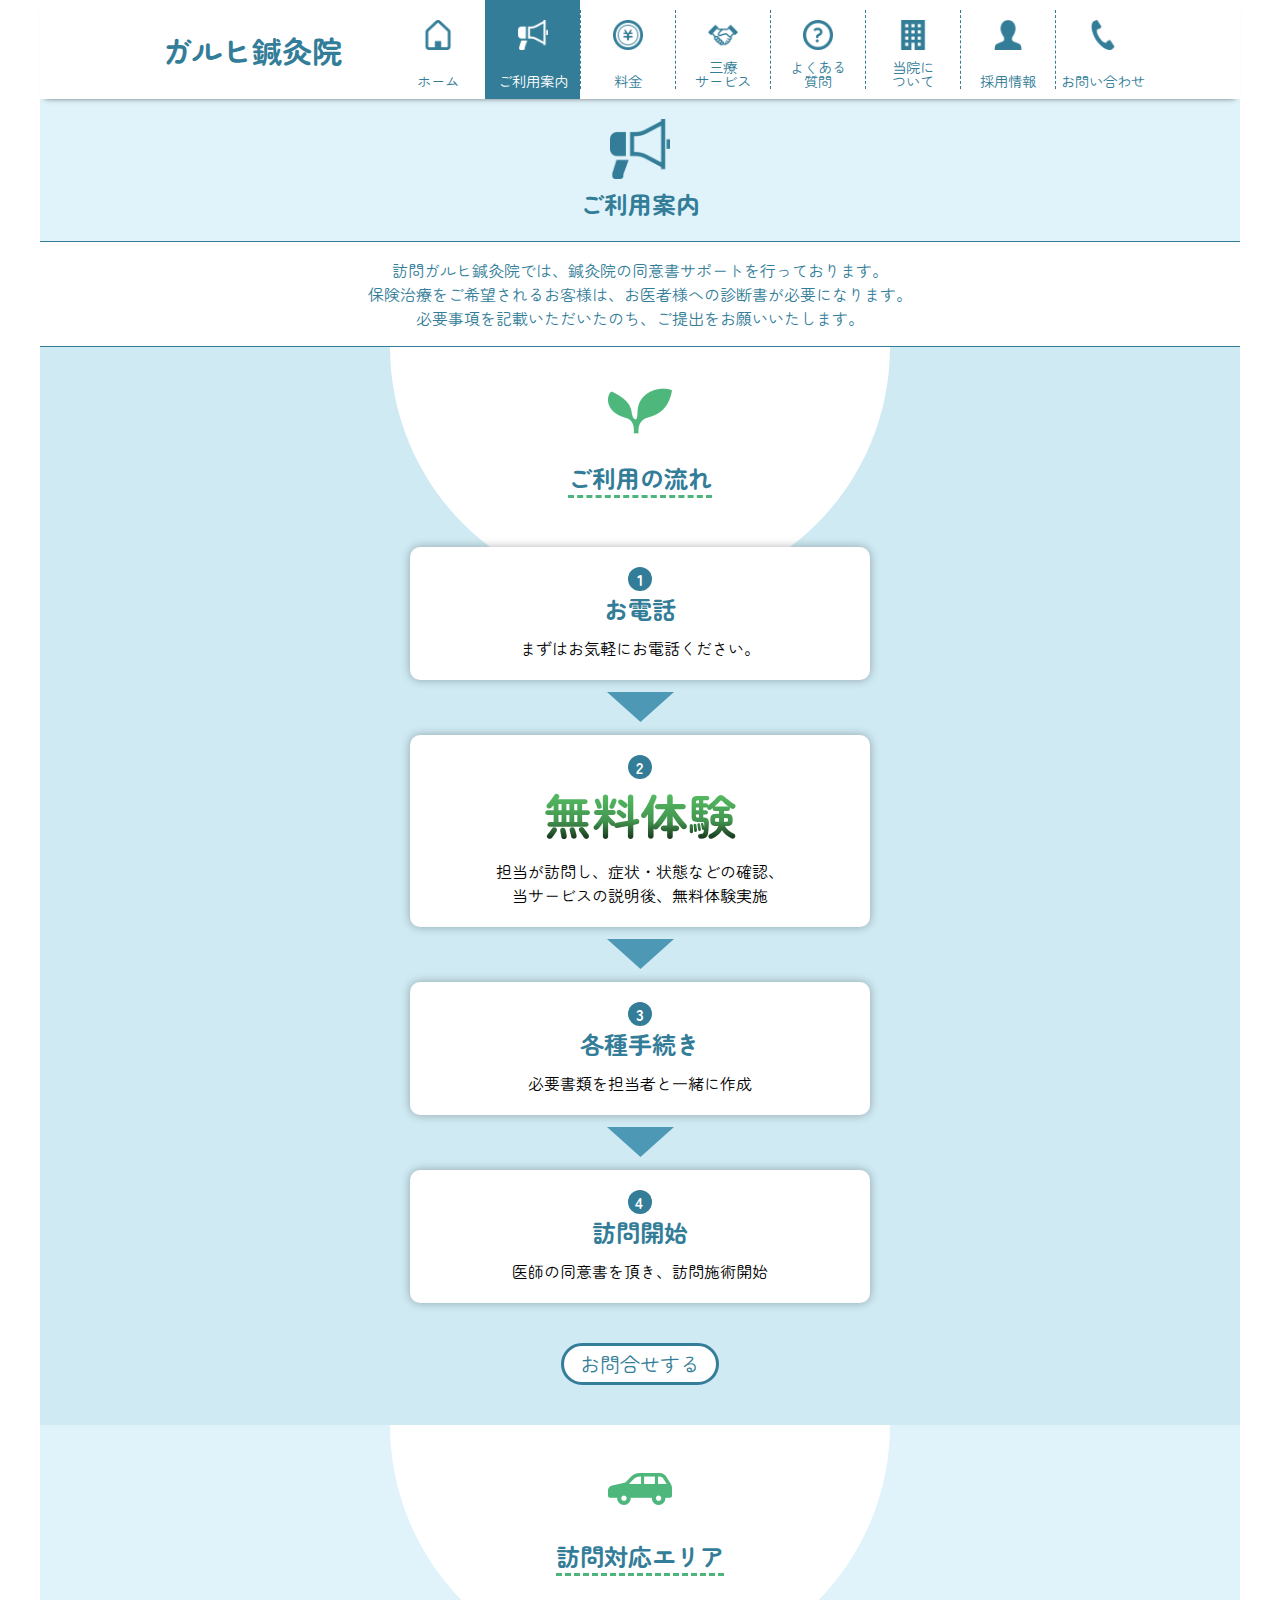
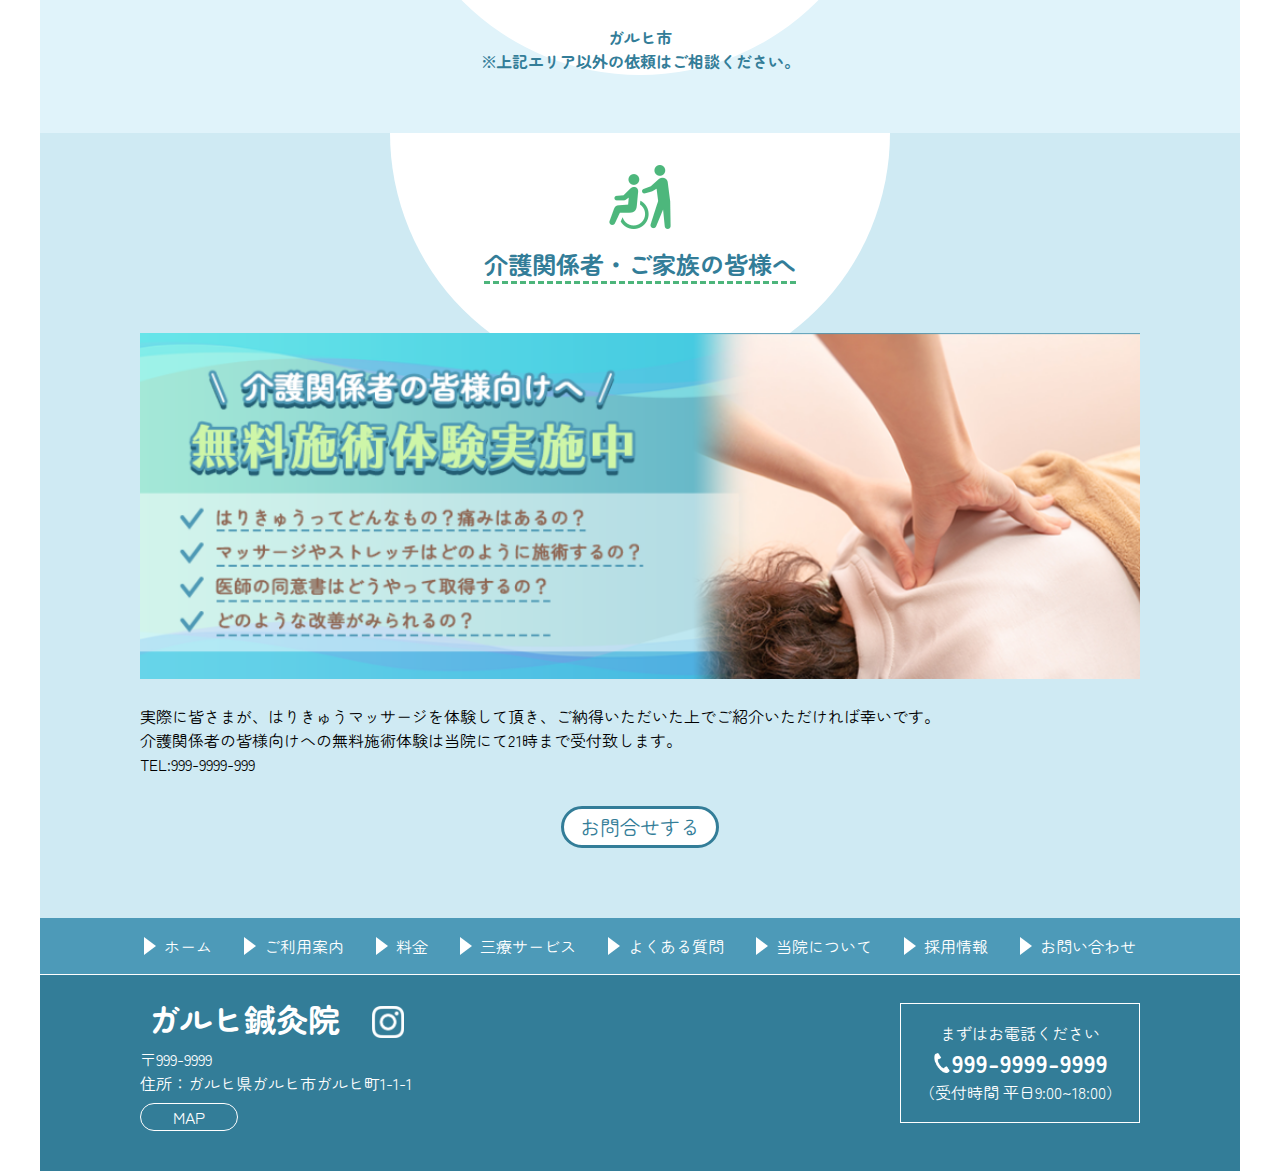
<file: garuhi_harikyuuin/procedure.html>
<!DOCTYPE html>
<html lang="ja">
<head>
    <meta charset="UTF-8">
    <meta name="viewport" content="width=device-width, initial-scale=1.0">
    <link rel="stylesheet" href="css/stylesheet.css">
    <title>ご利用案内｜ガルヒ鍼灸院</title>
    <link rel="preconnect" href="https://fonts.googleapis.com">
    <link rel="preconnect" href="https://fonts.gstatic.com" crossorigin>
    <link href="https://fonts.googleapis.com/css2?family=Zen+Maru+Gothic&display=swap" rel="stylesheet">
    <script src="https://ajax.googleapis.com/ajax/libs/jquery/1.11.3/jquery.min.js"></script>
    <script>
        $(document).ready(function(){
            $('a[href^=#]').click(function(){
                var speed = 500;
                var href= $(this).attr("href");
                var target = $(href == "#" || href == "" ? 'html' : href);
                var position = target.offset().top;
                $("html, body").animate({scrollTop:position}, speed, "swing");
                return false;
            });
        });
    </script>
</head>
<body id="procedure">
<header>
    <h1><a href="index.html">ガルヒ鍼灸院</a></h1>
    <nav>
        <ul>
            <li id="nav-TOP">
                <a href="index.html"><img src="images/icon11.png" alt="ホーム">
                <p>ホーム</p></a>
            </li>
            <li id="nav-procedure">
                <a href="procedure.html"><img src="images/icon15.png" alt="ご利用案内">
                <p>ご利用案内</p></a>
            </li>
            <li id="nav-service-price">
                <a href="service-price.html"><img src="images/icon07.png" alt="料金">
                <p>料金</p></a>
            </li>
            <li id="nav-service">
                <a href="service.html"><img src="images/icon10.png" alt="三療サービス">
                <p>三療<br>サービス</p></a>
            </li>
            <li id="nav-FAQ">
                <a href="faq.html"><img src="images/icon08.png" alt="よくある質問">
                <p>よくある<br>質問</p></a>
            </li>
            <li id="nav-policy">
                <a href="policy.html"><img src="images/icon09.png" alt="当院について">
                <p>当院に<br>ついて</p></a>
            </li>
            <li id="nav-recruit">
                <a href="recruit.html"><img src="images/icon26_touka.png" alt="採用情報">
                <p>採用情報</p></a>
            </li>
            <li id="nav-contact">
                <a href="contact.html"><img src="images/icon21.png" alt="お問い合わせ">
                <p>お問い合わせ</p></a>
            </li>
        </ul>
    </nav>
</header>
<nav id="nav-media">
        <ul>
            <li id="nav-media_TOP" class="nav-menu-link">
                <a href="index.html"><img src="images/icon11.png" alt="ホーム">
                <p>ホーム</p></a>
            </li>
            <li id="nav-media_procedure" class="nav-menu-link">
                <a href="procedure.html"><img src="images/icon15.png" alt="ご利用案内">
                <p>ご利用<br>案内</p></a>
            </li>
            <li id="nav-media_service-price" class="nav-menu-link">
                <a href="service-price.html"><img src="images/icon07.png" alt="料金">
                <p>料金</p></a>
            </li>
            <li id="nav-media_service" class="nav-menu-link">
                <a href="service.html"><img src="images/icon10.png" alt="三療サービス">
                <p>三療<br>サービス</p></a>
            </li>
            <li id="nav-media_contact" class="nav-menu-link">
                <a href="contact.html"><img src="images/icon21.png" alt="お問い合わせ">
                <p>お問い<br>合わせ</p></a>
            </li>
            <li id="nav-media_menu" class="nav-menu-link">
                <a href="#footer-nav"><img src="images/bars_24.png" alt="メニュー">
                <p>メニュー</p></a>
            </li>
        </ul>
</nav>
<div id="contents">
    <div class="contents-title contents-background-even">
        <h2>
            <img src="images/icon15.png" alt=""><br>
            ご利用案内
        </h2>
        <div class="contents-title-description">
            <p>訪問ガルヒ鍼灸院では、鍼灸院の同意書サポートを行っております。</p>
            <p>保険治療をご希望されるお客様は、お医者様への診断書が必要になります。</p>
            <p>必要事項を記載いただいたのち、ご提出をお願いいたします。</p>
        </div>
    </div>
    <article class="summary contents-background-odd">
        <div class="summary-title">
            <div class="summary-background"></div>
            <div class="summary-text">
                <img src="images/icon20.png" alt="">
                <h2><span>ご利用の流れ</span></h2>
            </div>
        </div>
        <div id="procedure-1" class="summary-main">
            <div>
                <div class="procedure-1_step">
                    <h2 class="procedure-1_step-n">1</h2>
                    <h2>お電話</h2>
                    <p>まずはお気軽にお電話ください。</p>
                </div>
                <div class="procedure-1_step-under"><img src="images/icon24.png" alt=""></div>
                <div class="procedure-1_step">
                    <h2 class="procedure-1_step-n">2</h2>
                    <h2 id="procedure-1_step-2">無料体験</h2>
                    <p>担当が訪問し、<br class="sp_390">症状・状態などの確認、<br>
                    当サービスの説明後、無料体験実施</p>
                </div>
                <div class="procedure-1_step-under"><img src="images/icon24.png" alt=""></div>
                <div class="procedure-1_step">
                    <h2 class="procedure-1_step-n">3</h2>
                    <h2>各種手続き</h2>
                    <p>必要書類を担当者と一緒に作成</p>
                </div>
                <div class="procedure-1_step-under"><img src="images/icon24.png" alt=""></div>
                <div class="procedure-1_step">
                    <h2 class="procedure-1_step-n">4</h2>
                    <h2>訪問開始</h2>
                    <p>医師の同意書を頂き、訪問施術開始</p>
                </div>
            </div>
            <p class="btn"><span><a href="contact.html">お問合せする</a></span></p>
        </div>
    </article>
    <article class="summary contents-background-even">
        <div class="summary-title">
            <div class="summary-background"></div>
            <div class="summary-text">
                <img src="images/icon16.png" alt="">
                <h2><span>訪問対応エリア</span></h2>
            </div>
        </div>
        <div id="procedure-2" class="summary-main">
            <p><strong>ガルヒ市</strong></p>
            <p><strong>※上記エリア以外の依頼は<br class="sp_390">ご相談ください。</strong></p>
        </div>
    </article>
    <article class="summary contents-background-odd">
        <div class="summary-title">
            <div class="summary-background"></div>
            <div class="summary-text">
                <img src="images/icon14.png" alt="">
                <h2><span>介護関係者・ご家族の皆様へ</span></h2>
            </div>
        </div>
        <div id="procedure-3" class="summary-main">
            <img src="images/contents15.png" alt="介護関係者の皆様向けへ　無料体験実施中">
            <p>実際に皆さまが、はりきゅうマッサージを体験して頂き、ご納得いただいた上でご紹介いただければ幸いです。</p>
            <p>介護関係者の皆様向けへの無料施術体験は当院にて21時まで受付致します。</p>
            <p>TEL:999-9999-999</p>
            <p class="btn"><span><a href="contact.html">お問合せする</a></span></p>
        </div>
    </article>
</div>
<footer>
    <nav  id="footer-nav">
        <ul>
            <li><a href="index.html">ホーム</a></li>
            <li><a href="procedure.html">ご利用案内</a></li>
            <li><a href="service-price.html">料金</a></li>
            <li><a href="service.html">三療サービス</a></li>
            <li><a href="faq.html">よくある質問</a></li>
            <li><a href="policy.html">当院について</a></li>
            <li><a href="recruit.html">採用情報</a></li>
            <li><a href="contact.html">お問い合わせ</a></li>
        </ul>
    </nav>
    <div id="footer-main">
        <div id="footer-info">
            <h2>ガルヒ鍼灸院　<a href="https://www.instagram.com/"><img src="images/icon04.png" alt="instagram"></a></h2>
            <p>〒999-9999</p>
            <p>住所：ガルヒ県ガルヒ市ガルヒ町1-1-1</p>
            <p id="footer-map"><span><a href="https://maps.app.goo.gl/jzwrgiqKgVfyPNYd7">MAP</a></span></p>
        </div>
        <div id="footer-tel">
            <p>まずはお電話ください</p>
            <h2><a href="tel:99999999999"><img src="images/icon21.png" alt="電話">999-9999-9999</a></h2>
            <p>（受付時間 平日9:00~18:00）</p>
        </div>
    </div>
</footer>
</body>
</html>
</file>
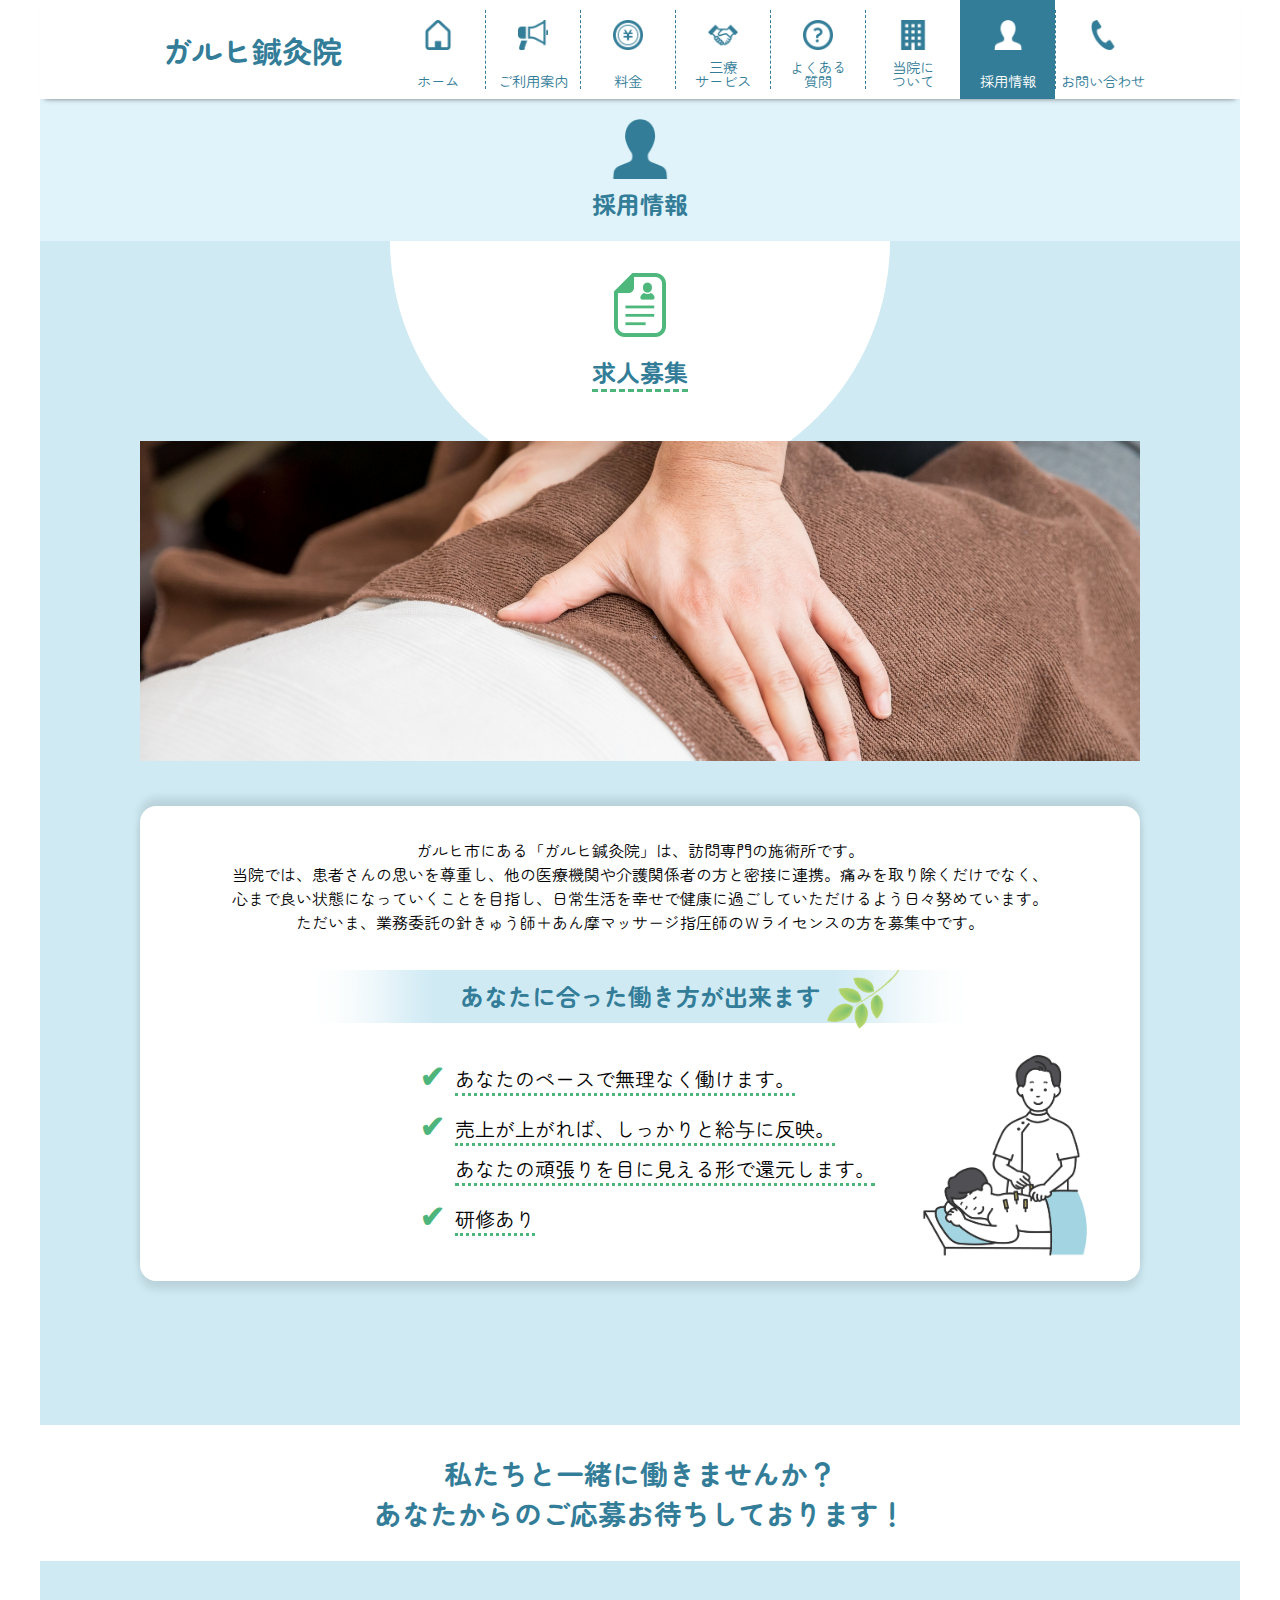
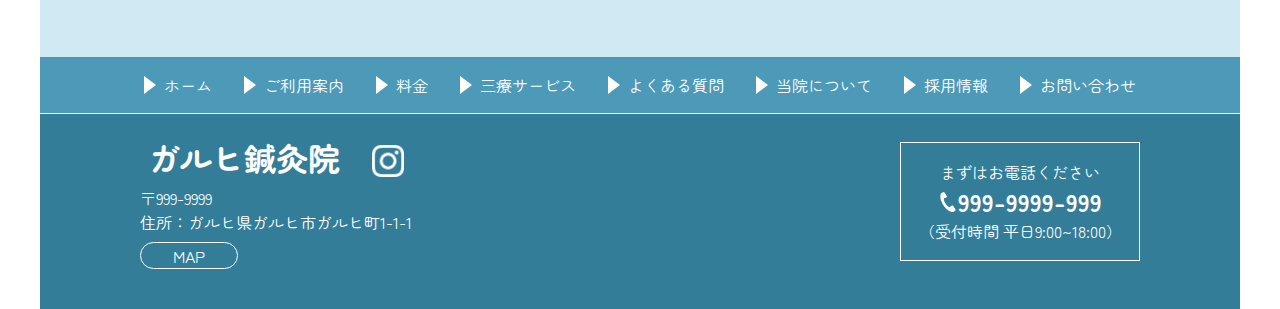
<file: garuhi_harikyuuin/recruit.html>
<!DOCTYPE html>
<html lang="ja">
<head>
    <meta charset="UTF-8">
    <meta name="viewport" content="width=device-width, initial-scale=1.0">
    <link rel="stylesheet" href="css/stylesheet.css">
    <title>採用情報｜ガルヒ鍼灸院</title>
    <link rel="preconnect" href="https://fonts.googleapis.com">
    <link rel="preconnect" href="https://fonts.gstatic.com" crossorigin>
    <link href="https://fonts.googleapis.com/css2?family=Zen+Maru+Gothic&display=swap" rel="stylesheet">
    <script src="https://ajax.googleapis.com/ajax/libs/jquery/1.11.3/jquery.min.js"></script>
    <script>
        $(document).ready(function(){
            $('a[href^=#]').click(function(){
                var speed = 500;
                var href= $(this).attr("href");
                var target = $(href == "#" || href == "" ? 'html' : href);
                var position = target.offset().top;
                $("html, body").animate({scrollTop:position}, speed, "swing");
                return false;
            });
        });
    </script>
</head>
<body id="recruit">
<header>
    <h1><a href="index.html">ガルヒ鍼灸院</a></h1>
    <nav>
        <ul>
            <li id="nav-TOP">
                <a href="index.html"><img src="images/icon11.png" alt="ホーム">
                <p>ホーム</p></a>
            </li>
            <li id="nav-procedure">
                <a href="procedure.html"><img src="images/icon15.png" alt="ご利用案内">
                <p>ご利用案内</p></a>
            </li>
            <li id="nav-service-price">
                <a href="service-price.html"><img src="images/icon07.png" alt="料金">
                <p>料金</p></a>
            </li>
            <li id="nav-service">
                <a href="service.html"><img src="images/icon10.png" alt="三療サービス">
                <p>三療<br>サービス</p></a>
            </li>
            <li id="nav-FAQ">
                <a href="faq.html"><img src="images/icon08.png" alt="よくある質問">
                <p>よくある<br>質問</p></a>
            </li>
            <li id="nav-policy">
                <a href="policy.html"><img src="images/icon09.png" alt="当院について">
                <p>当院に<br>ついて</p></a>
            </li>
            <li id="nav-recruit">
                <a href="recruit.html"><img src="images/icon26_touka.png" alt="採用情報">
                <p>採用情報</p></a>
            </li>
            <li id="nav-contact">
                <a href="contact.html"><img src="images/icon21.png" alt="お問い合わせ">
                <p>お問い合わせ</p></a>
            </li>
        </ul>
    </nav>
</header>
<nav id="nav-media">
        <ul>
            <li id="nav-media_TOP" class="nav-menu-link">
                <a href="index.html"><img src="images/icon11.png" alt="ホーム">
                <p>ホーム</p></a>
            </li>
            <li id="nav-media_procedure" class="nav-menu-link">
                <a href="procedure.html"><img src="images/icon15.png" alt="ご利用案内">
                <p>ご利用案内</p></a>
            </li>
            <li id="nav-media_service-price" class="nav-menu-link">
                <a href="service-price.html"><img src="images/icon07.png" alt="料金">
                <p>料金</p></a>
            </li>
            <li id="nav-media_service" class="nav-menu-link">
                <a href="service.html"><img src="images/icon10.png" alt="三療サービス">
                <p>三療<br>サービス</p></a>
            </li>
            <li id="nav-media_contact" class="nav-menu-link">
                <a href="contact.html"><img src="images/icon21.png" alt="お問い合わせ">
                <p>お問い<br>合わせ</p></a>
            </li>
            <li id="nav-media_menu" class="nav-menu-link">
                <a href="#footer-nav"><img src="images/bars_24.png" alt="メニュー">
                <p>メニュー</p></a>
            </li>
        </ul>
</nav>
<div id="contents">
    <div class="contents-title contents-background-even">
        <h2>
            <img src="images/icon26_touka.png" alt=""><br>
            採用情報
        </h2>
    </div>
    <article class="summary contents-background-odd">
        <div class="summary-title">
            <div class="summary-background"></div>
            <div class="summary-text">
                <img src="images/icon22.png" alt="">
                <h2><span>求人募集</span></h2>
            </div>
        </div>
        <div id="recruit-1" class="summary-main">
            <img src="images/contents12.jpg" alt="">
            <div id="recruit-1_main">
                <p>ガルヒ市にある「ガルヒ鍼灸院」は、訪問専門の施術所です。</p>
                <p>当院では、患者さんの思いを尊重し、他の医療機関や介護関係者の方と密接に連携。痛みを取り除くだけでなく、<br class="pc">
                心まで良い状態になっていくことを目指し、日常生活を幸せで健康に過ごしていただけるよう日々努めています。</p>
                <p>ただいま、業務委託の針きゅう師＋あん摩マッサージ指圧師のＷライセンスの方を募集中です。</p>
                <h2>あなたに合った<br class="sp">働き方が出来ます<img src="images/icon23.png" alt=""></h2>
                <ul>
                    <li><span>あなたのペースで無理なく働けます。</span></li>
                    <li><span>売上が上がれば、しっかりと給与に反映。</span><br>
                        <span>あなたの頑張りを目に見える形で還元します。</span></li>
                    <li><span>研修あり</span></li>
                </ul>
                <img src="images/icon01.png" alt="">
            </div>
    </article>
    <div id="recruit-2">
        <p>私たちと一緒に働きませんか？</p>
        <p>あなたからのご応募お待ちしております！</p>
    </div>
    <article class="summary contents-background-odd"></article>
</div>
<footer>
    <nav id="footer-nav">
        <ul>
            <li><a href="index.html">ホーム</a></li>
            <li><a href="procedure.html">ご利用案内</a></li>
            <li><a href="service-price.html">料金</a></li>
            <li><a href="service.html">三療サービス</a></li>
            <li><a href="faq.html">よくある質問</a></li>
            <li><a href="policy.html">当院について</a></li>
            <li><a href="recruit.html">採用情報</a></li>
            <li><a href="contact.html">お問い合わせ</a></li>
        </ul>
    </nav>
    <div id="footer-main">
        <div id="footer-info">
            <h2>ガルヒ鍼灸院　<a href="https://www.instagram.com/"><img src="images/icon04.png" alt="instagram"></a></h2>
            <p>〒999-9999</p>
            <p>住所：ガルヒ県ガルヒ市ガルヒ町1-1-1</p>
            <p id="footer-map"><span><a href="https://maps.app.goo.gl/jzwrgiqKgVfyPNYd7">MAP</a></span></p>
        </div>
        <div id="footer-tel">
            <p>まずはお電話ください</p>
            <h2><img src="images/icon21.png" alt="電話">999-9999-999</h2>
            <p>（受付時間 平日9:00~18:00）</p>
        </div>
    </div>
</footer>
</body>
</html>
</file>
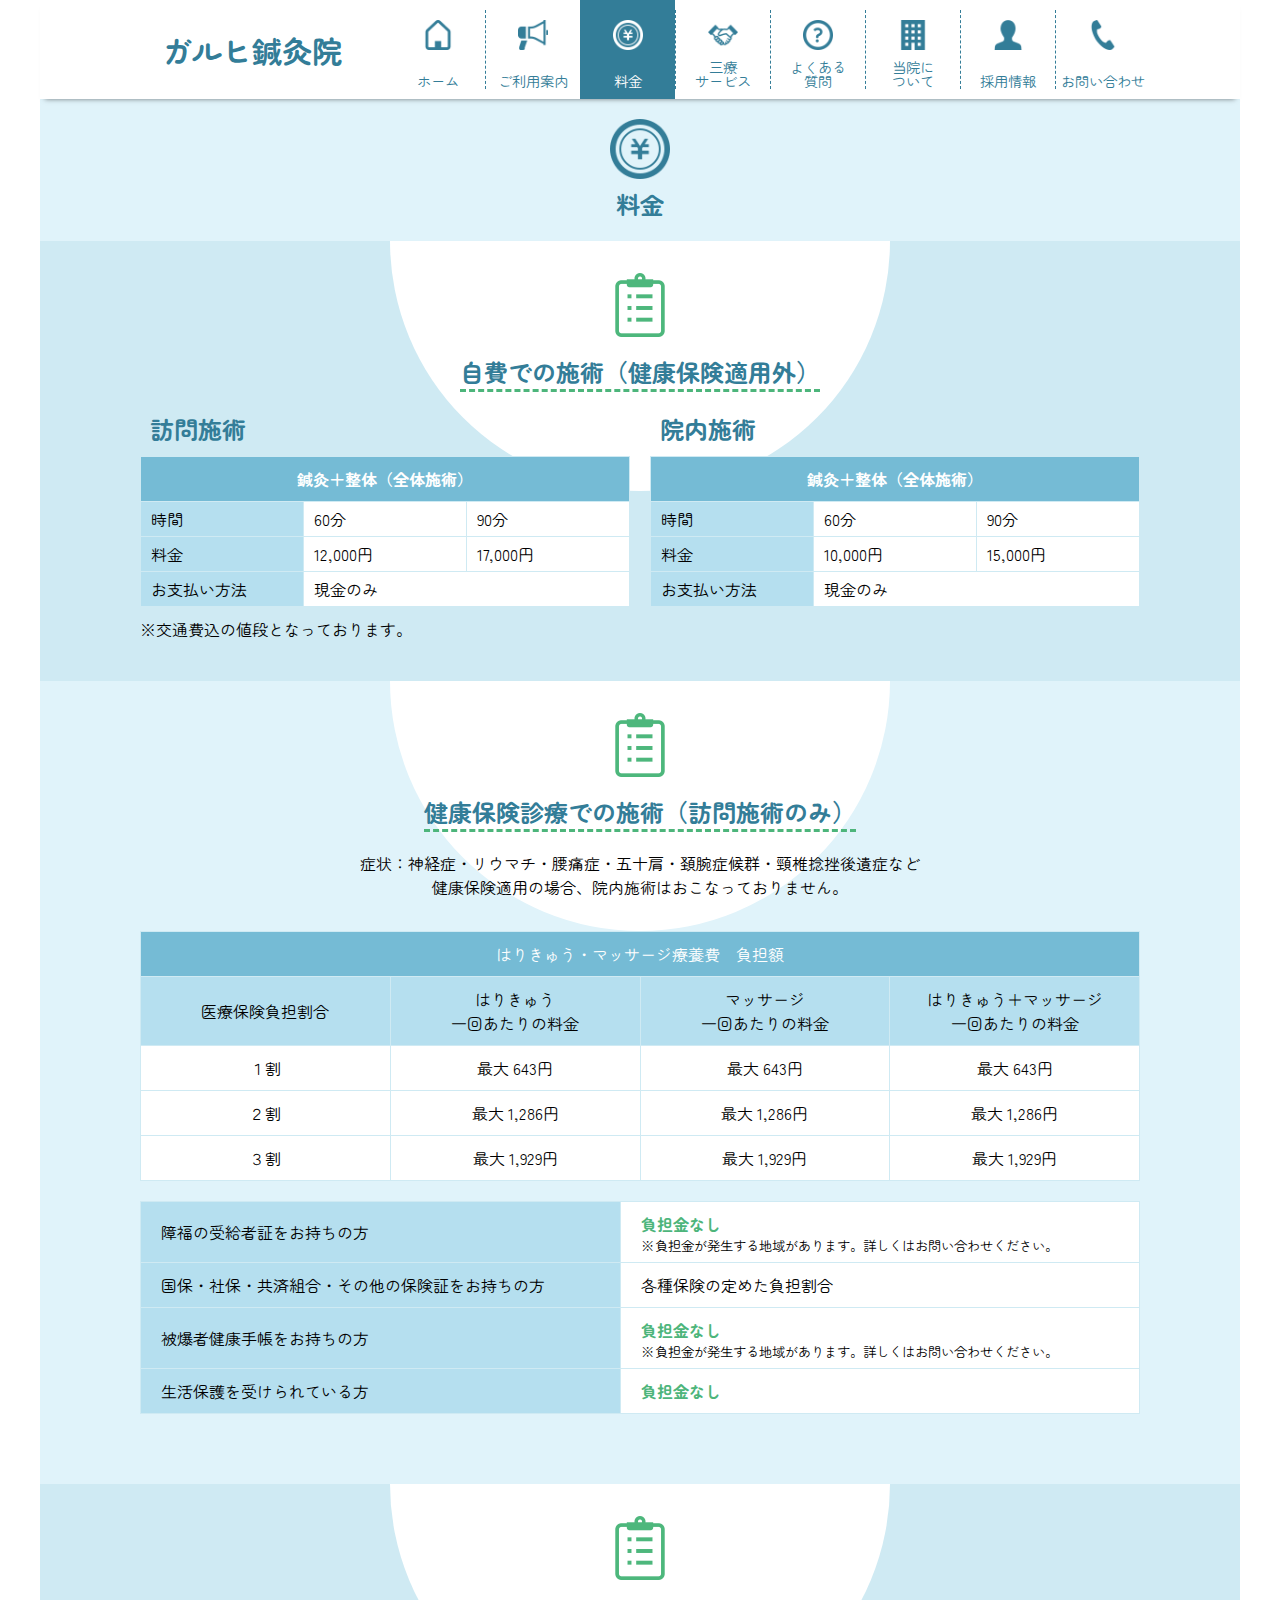
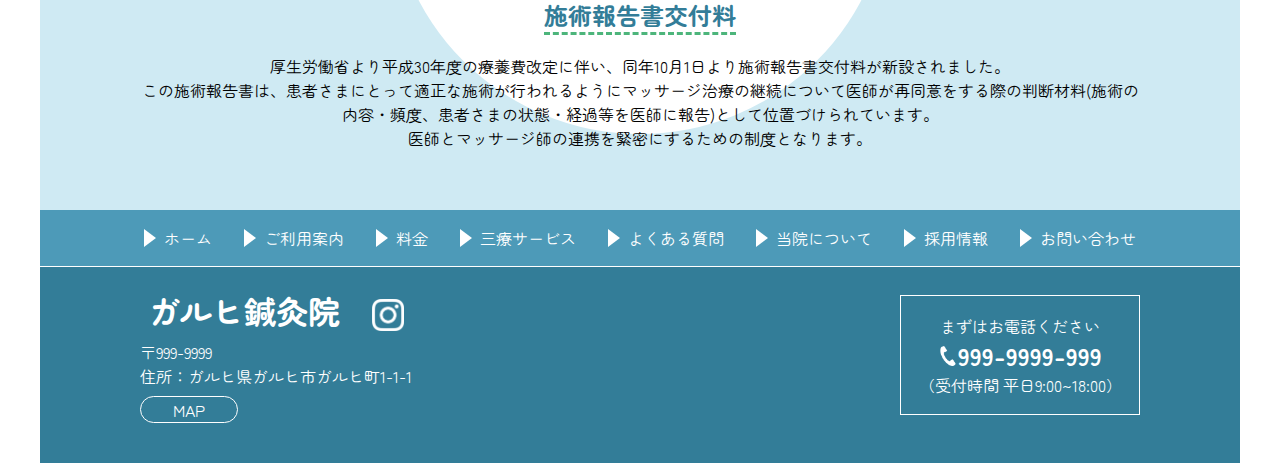
<file: garuhi_harikyuuin/service-price.html>
<!DOCTYPE html>
<html lang="ja">
<head>
    <meta charset="UTF-8">
    <meta name="viewport" content="width=device-width, initial-scale=1.0">
    <link rel="stylesheet" href="css/stylesheet.css">
    <title>料金｜ガルヒ鍼灸院</title>
    <link rel="preconnect" href="https://fonts.googleapis.com">
    <link rel="preconnect" href="https://fonts.gstatic.com" crossorigin>
    <link href="https://fonts.googleapis.com/css2?family=Zen+Maru+Gothic&display=swap" rel="stylesheet">
    <script src="https://ajax.googleapis.com/ajax/libs/jquery/1.11.3/jquery.min.js"></script>
    <script>
        $(document).ready(function(){
            $('a[href^=#]').click(function(){
                var speed = 500;
                var href= $(this).attr("href");
                var target = $(href == "#" || href == "" ? 'html' : href);
                var position = target.offset().top;
                $("html, body").animate({scrollTop:position}, speed, "swing");
                return false;
            });
        });
    </script>
</head>
<body id="service-price">
<header>
    <h1><a href="index.html">ガルヒ鍼灸院</a></h1>
    <nav>
        <ul>
            <li id="nav-TOP">
                <a href="index.html"><img src="images/icon11.png" alt="ホーム">
                <p>ホーム</p></a>
            </li>
            <li id="nav-procedure">
                <a href="procedure.html"><img src="images/icon15.png" alt="ご利用案内">
                <p>ご利用案内</p></a>
            </li>
            <li id="nav-service-price">
                <a href="service-price.html"><img src="images/icon07.png" alt="料金">
                <p>料金</p></a>
            </li>
            <li id="nav-service">
                <a href="service.html"><img src="images/icon10.png" alt="三療サービス">
                <p>三療<br>サービス</p></a>
            </li>
            <li id="nav-FAQ">
                <a href="faq.html"><img src="images/icon08.png" alt="よくある質問">
                <p>よくある<br>質問</p></a>
            </li>
            <li id="nav-policy">
                <a href="policy.html"><img src="images/icon09.png" alt="当院について">
                <p>当院に<br>ついて</p></a>
            </li>
            <li id="nav-recruit">
                <a href="recruit.html"><img src="images/icon26_touka.png" alt="採用情報">
                <p>採用情報</p></a>
            </li>
            <li id="nav-contact">
                <a href="contact.html"><img src="images/icon21.png" alt="お問い合わせ">
                <p>お問い合わせ</p></a>
            </li>
        </ul>
    </nav>
</header>
<nav id="nav-media">
        <ul>
            <li id="nav-media_TOP" class="nav-menu-link">
                <a href="index.html"><img src="images/icon11.png" alt="ホーム">
                <p>ホーム</p></a>
            </li>
            <li id="nav-media_procedure" class="nav-menu-link">
                <a href="procedure.html"><img src="images/icon15.png" alt="ご利用案内">
                <p>ご利用<br>案内</p></a>
            </li>
            <li id="nav-media_service-price" class="nav-menu-link">
                <a href="service-price.html"><img src="images/icon07.png" alt="料金">
                <p>料金</p></a>
            </li>
            <li id="nav-media_service" class="nav-menu-link">
                <a href="service.html"><img src="images/icon10.png" alt="三療サービス">
                <p>三療<br>サービス</p></a>
            </li>
            <li id="nav-media_contact" class="nav-menu-link">
                <a href="contact.html"><img src="images/icon21.png" alt="お問い合わせ">
                <p>お問い<br>合わせ</p></a>
            </li>
            <li id="nav-media_menu" class="nav-menu-link">
                <a href="#footer-nav"><img src="images/bars_24.png" alt="メニュー">
                <p>メニュー</p></a>
            </li>
        </ul>
</nav>
<div id="contents">
    <div class="contents-title contents-background-even">
        <h2>
            <img src="images/icon07.png" alt=""><br>
            料金
        </h2>
    </div>
    <article class="summary contents-background-odd">
        <div class="summary-title">
            <div class="summary-background"></div>
            <div class="summary-text">
                <img src="images/icon06.png" alt="">
                <h2><span>自費での施術<br class="sp">（健康保険適用外）</span></h2>
            </div>
        </div>
        <div id="service-price-1" class="summary-main">
            <div class="service-price-1_pricing">
                <h2>訪問施術</h2>
                <table>
                    <caption>※交通費込の値段となっております。</caption>
                    <thead>
                        <tr>
                            <th scope="col" colspan="3">鍼灸＋整体（全体施術）</th>
                        </tr>
                    </thead>
                    <tbody>
                        <tr>
                            <th scope="row">時間</th>
                            <td>60分</td>
                            <td>90分</td>
                        </tr>
                        <tr>
                            <th scope="row">料金</th>
                            <td>12,000円</td>
                            <td>17,000円</td>
                        </tr>
                        <tr>
                            <th scope="row">お支払い方法</th>
                            <td colspan="2">現金のみ</td>
                        </tr>
                    </tbody>
                </table>
            </div>
            <div class="service-price-1_pricing">
                <h2>院内施術</h2>
                <table>
                    <thead>
                        <tr>
                            <th scope="col" colspan="3">鍼灸＋整体（全体施術）</th>
                        </tr>
                    </thead>
                    <tbody>
                        <tr>
                            <th scope="row">時間</th>
                            <td>60分</td>
                            <td>90分</td>
                        </tr>
                        <tr>
                            <th scope="row">料金</th>
                            <td>10,000円</td>
                            <td>15,000円</td>
                        </tr>
                        <tr>
                            <th scope="row">お支払い方法</th>
                            <td colspan="2">現金のみ</td>
                        </tr>
                    </tbody>
                </table>
            </div>
        </div>
    </article>
    <article class="summary contents-background-even">
        <div class="summary-title">
            <div class="summary-background"></div>
            <div class="summary-text">
                <img src="images/icon06.png" alt="">
                <h2><span>健康保険診療での施術<br class="sp">（訪問施術のみ）</span></h2>
            </div>
        </div>
        <div id="service-price-2" class="summary-main">
            <p>症状：神経症・リウマチ・腰痛症・<br class="sp">五十肩・頚腕症候群・頸椎捻挫後遺症など</p>
            <p>健康保険適用の場合、<br class="sp">院内施術はおこなっておりません。</p>
            <table id="service-price-2_pricing">
                <thead>
                    <tr>
                        <th scope="col" colspan="4">はりきゅう・マッサージ療養費　負担額</th>
                    </tr>
                    <tr>
                        <th scope="col">医療保険<br class="sp">負担割合</th>
                        <th scope="col">はりきゅう<br>一回あたりの料金</th>
                        <th scope="col">マッサージ<br>一回あたりの料金</th>
                        <th scope="col">はりきゅう<br class="sp">＋<br class="sp">マッサージ<br>一回あたりの料金</th>
                    </tr>
                </thead>
                <tbody>
                    <tr>
                        <td>１割</td>
                        <td>最大 643円</td>
                        <td>最大 643円</td>
                        <td>最大 643円</td>
                    </tr>
                    <tr>
                        <td>２割</td>
                        <td>最大 1,286円</td>
                        <td>最大 1,286円</td>
                        <td>最大 1,286円</td>
                    </tr>
                    <tr>
                        <td>３割</td>
                        <td>最大 1,929円</td>
                        <td>最大 1,929円</td>
                        <td>最大 1,929円</td>
                    </tr>
                </tbody>
            </table>
            <table id="service-price-2_insurance">
                <tr>
                    <th>障福の受給者証を<br class="sp">お持ちの方</th>
                    <td><p class="td_color">負担金なし</p>
                    <p class="small-p" style="line-height: 1;"><small>※負担金が発生する地域があります。<br class="sp">詳しくはお問い合わせください。</small></p></td>
                </tr>
                <tr>
                    <th>国保・社保・共済組合・その他の保険証をお持ちの方</th>
                    <td>各種保険の定めた<br class="sp">負担割合</td>
                </tr>
                <tr>
                    <th>被爆者健康手帳を<br class="sp">お持ちの方</th>
                    <td><p class="td_color">負担金なし</p>
                    <p class="small-p" style="line-height: 1;"><small>※負担金が発生する地域があります。<br class="sp">詳しくはお問い合わせください。</small></p></td>
                </tr>
                <tr>
                    <th>生活保護を受けられている方</th>
                    <td><p class="td_color">負担金なし</p></td>
                </tr>
            </table>
        </div>
    </article>
    <article class="summary contents-background-odd">
        <div class="summary-title">
            <div class="summary-background"></div>
            <div class="summary-text">
                <img src="images/icon06.png" alt="">
                <h2><span>施術報告書交付料</span></h2>
            </div>
        </div>
        <div id="service-price-3" class="summary-main">
                <p>厚生労働省より平成30年度の療養費改定に伴い、同年10月1日より施術報告書交付料が新設されました。</p>
                <p>この施術報告書は、患者さまにとって適正な施術が行われるようにマッサージ治療の継続について医師が再同意をする際の判断材料(施術の内容・頻度、患者さまの状態・経過等を医師に報告)として位置づけられています。</p>
                <p>医師とマッサージ師の連携を緊密にするための制度となります。</p>
        </div>
    </article>
</div>
<footer>
    <nav  id="footer-nav">
        <ul>
            <li><a href="index.html">ホーム</a></li>
            <li><a href="procedure.html">ご利用案内</a></li>
            <li><a href="service-price.html">料金</a></li>
            <li><a href="service.html">三療サービス</a></li>
            <li><a href="faq.html">よくある質問</a></li>
            <li><a href="policy.html">当院について</a></li>
            <li><a href="recruit.html">採用情報</a></li>
            <li><a href="contact.html">お問い合わせ</a></li>
        </ul>
    </nav>
    <div id="footer-main">
        <div id="footer-info">
            <h2>ガルヒ鍼灸院　<a href="https://www.instagram.com/"><img src="images/icon04.png" alt="instagram"></a></h2>
            <p>〒999-9999</p>
            <p>住所：ガルヒ県ガルヒ市ガルヒ町1-1-1</p>
            <p id="footer-map"><span><a href="https://maps.app.goo.gl/jzwrgiqKgVfyPNYd7">MAP</a></span></p>
        </div>
        <div id="footer-tel">
            <p>まずはお電話ください</p>
            <h2><img src="images/icon21.png" alt="電話">999-9999-999</h2>
            <p>（受付時間 平日9:00~18:00）</p>
        </div>
    </div>
</footer>
</body>
</html>
</file>
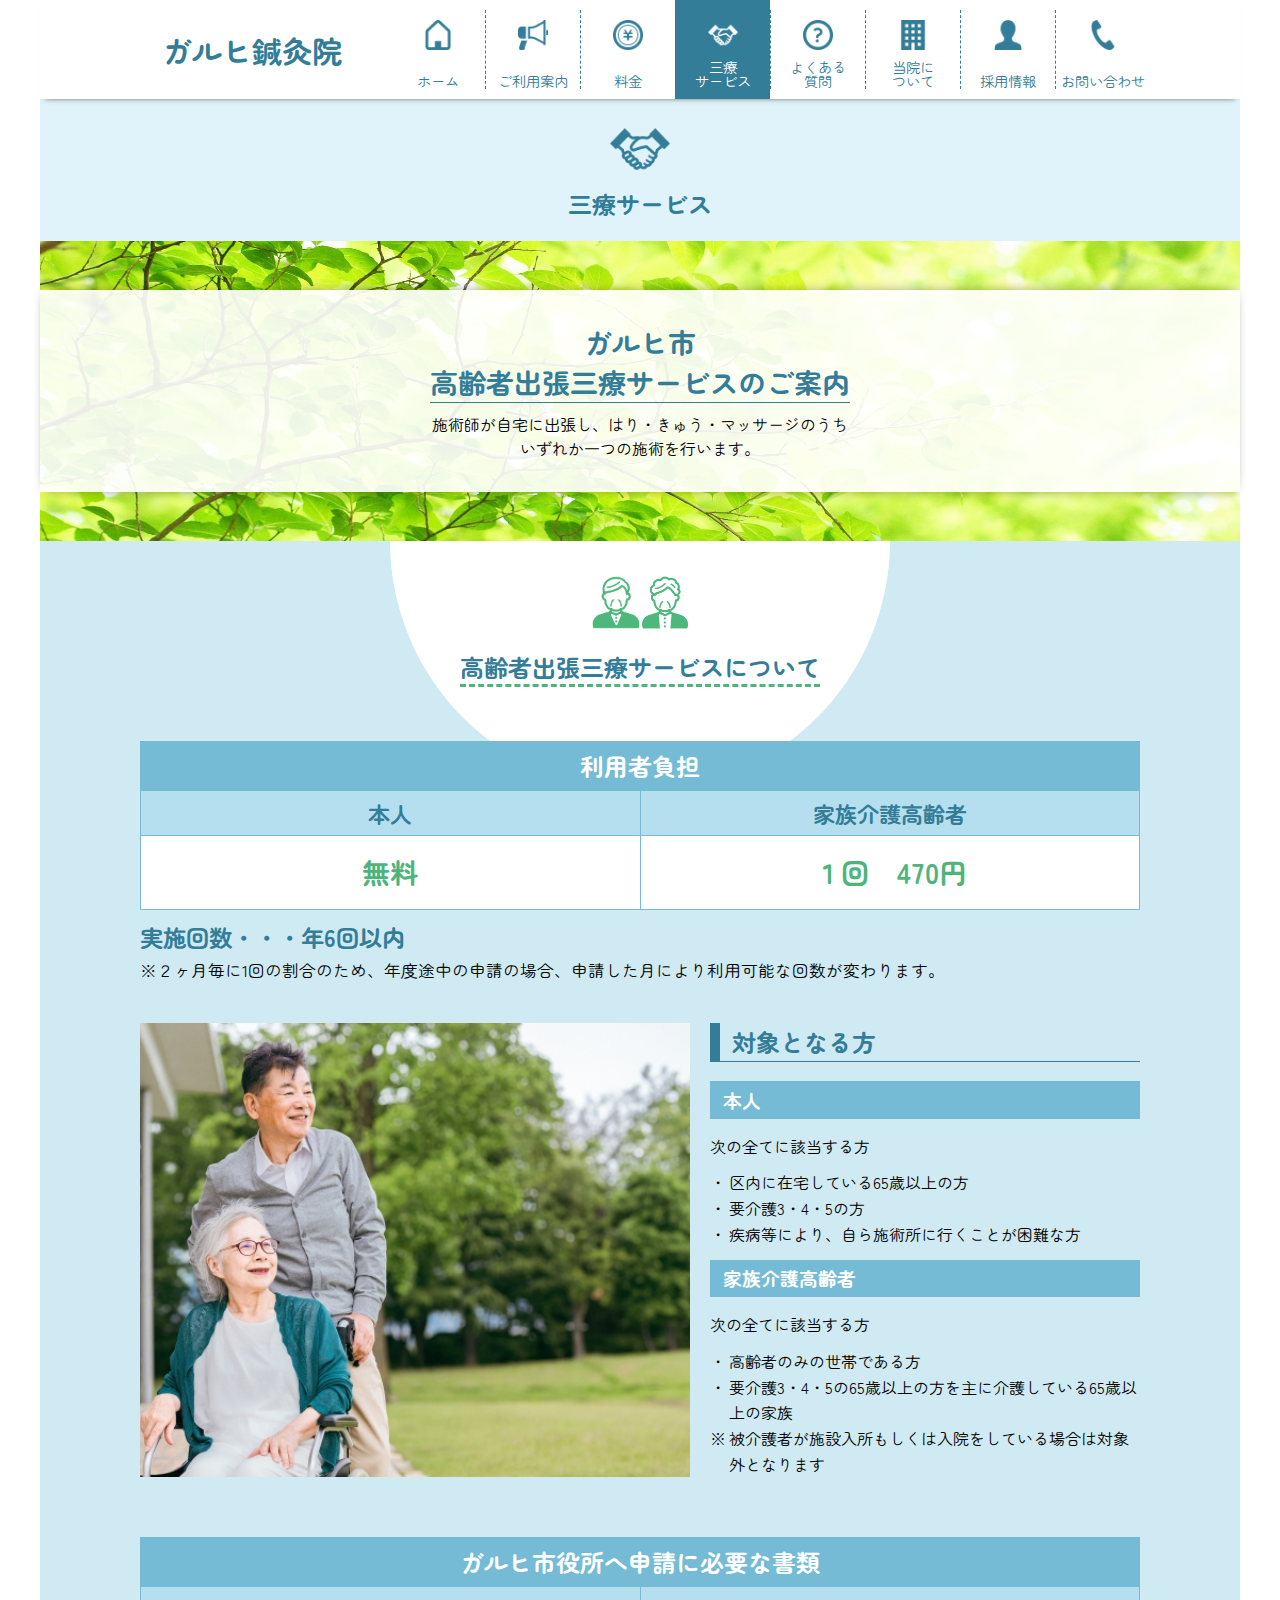
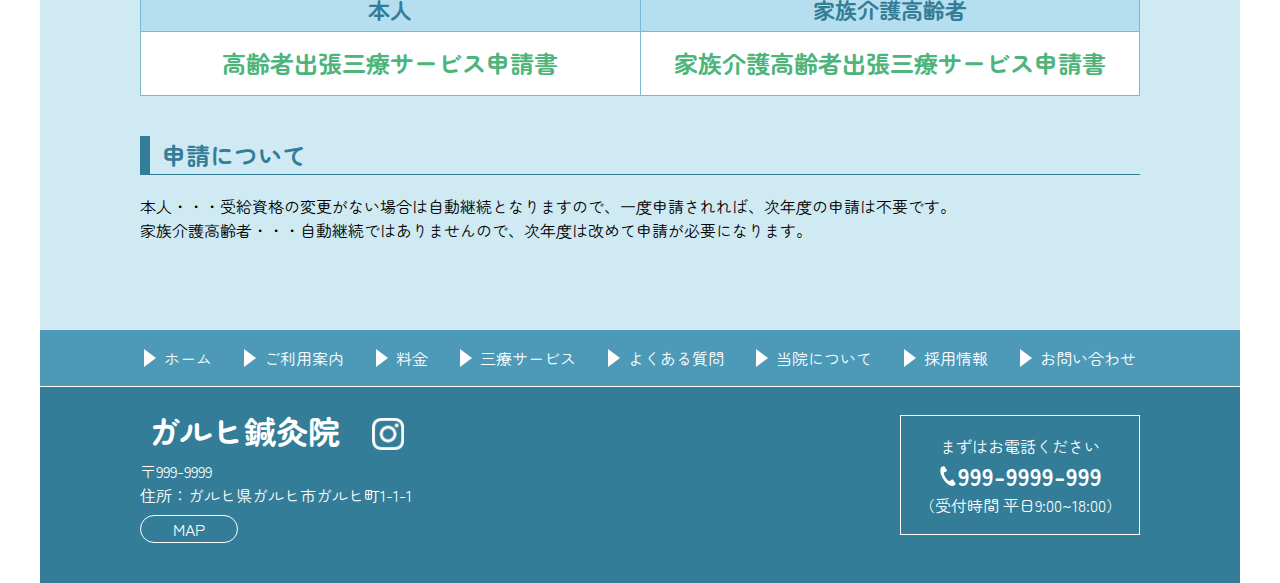
<file: garuhi_harikyuuin/service.html>
<!DOCTYPE html>
<html lang="ja">
<head>
    <meta charset="UTF-8">
    <meta name="viewport" content="width=device-width, initial-scale=1.0">
    <link rel="stylesheet" href="css/stylesheet.css">
    <title>三療サービス｜ガルヒ鍼灸院</title>
    <link rel="preconnect" href="https://fonts.googleapis.com">
    <link rel="preconnect" href="https://fonts.gstatic.com" crossorigin>
    <link href="https://fonts.googleapis.com/css2?family=Zen+Maru+Gothic&display=swap" rel="stylesheet">
    <script src="https://ajax.googleapis.com/ajax/libs/jquery/1.11.3/jquery.min.js"></script>
    <script>
        $(document).ready(function(){
            $('a[href^=#]').click(function(){
                var speed = 500;
                var href= $(this).attr("href");
                var target = $(href == "#" || href == "" ? 'html' : href);
                var position = target.offset().top;
                $("html, body").animate({scrollTop:position}, speed, "swing");
                return false;
            });
        });
    </script>
</head>
<body id="service">
<header>
    <h1><a href="index.html">ガルヒ鍼灸院</a></h1>
    <nav>
        <ul>
            <li id="nav-TOP">
                <a href="index.html"><img src="images/icon11.png" alt="ホーム">
                <p>ホーム</p></a>
            </li>
            <li id="nav-procedure">
                <a href="procedure.html"><img src="images/icon15.png" alt="ご利用案内">
                <p>ご利用案内</p></a>
            </li>
            <li id="nav-service-price">
                <a href="service-price.html"><img src="images/icon07.png" alt="料金">
                <p>料金</p></a>
            </li>
            <li id="nav-service">
                <a href="service.html"><img src="images/icon10.png" alt="三療サービス">
                <p>三療<br>サービス</p></a>
            </li>
            <li id="nav-FAQ">
                <a href="faq.html"><img src="images/icon08.png" alt="よくある質問">
                <p>よくある<br>質問</p></a>
            </li>
            <li id="nav-policy">
                <a href="policy.html"><img src="images/icon09.png" alt="当院について">
                <p>当院に<br>ついて</p></a>
            </li>
            <li id="nav-recruit">
                <a href="recruit.html"><img src="images/icon26_touka.png" alt="採用情報">
                <p>採用情報</p></a>
            </li>
            <li id="nav-contact">
                <a href="contact.html"><img src="images/icon21.png" alt="お問い合わせ">
                <p>お問い合わせ</p></a>
            </li>
        </ul>
    </nav>
</header>
<nav id="nav-media">
        <ul>
            <li id="nav-media_TOP" class="nav-menu-link">
                <a href="index.html"><img src="images/icon11.png" alt="ホーム">
                <p>ホーム</p></a>
            </li>
            <li id="nav-media_procedure" class="nav-menu-link">
                <a href="procedure.html"><img src="images/icon15.png" alt="ご利用案内">
                <p>ご利用案内</p></a>
            </li>
            <li id="nav-media_service-price" class="nav-menu-link">
                <a href="service-price.html"><img src="images/icon07.png" alt="料金">
                <p>料金</p></a>
            </li>
            <li id="nav-media_service" class="nav-menu-link">
                <a href="service.html"><img src="images/icon10.png" alt="三療サービス">
                <p>三療<br>サービス</p></a>
            </li>
            <li id="nav-media_contact" class="nav-menu-link">
                <a href="contact.html"><img src="images/icon21.png" alt="お問い合わせ">
                <p>お問い<br>合わせ</p></a>
            </li>
            <li id="nav-media_menu" class="nav-menu-link">
                <a href="#footer-nav"><img src="images/bars_24.png" alt="メニュー">
                <p>メニュー</p></a>
            </li>
        </ul>
</nav>
<div id="contents">
    <div class="contents-title contents-background-even">
        <h2>
            <img src="images/icon10.png" alt=""><br>
            三療サービス
        </h2>
        <div class="contents-title-description">
            <div>
                <h2>ガルヒ市</h2>
                <h2><span>高齢者出張<br class="sp">三療サービスのご案内</span></h2>
                <p>施術師が自宅に出張し、はり・きゅう・マッサージのうちいずれか一つの施術を行います。</p>
            </div>
        </div>
    </div>
    <article class="summary contents-background-odd">
        <div class="summary-title">
            <div class="summary-background"></div>
            <div class="summary-text">
                <div  id="service-1_title"><img src="images/icon02.png" alt="" style="margin-right: -15px;"><img src="images/icon03.png" alt=""></div>
                <h2><span>高齢者出張三療サービスについて</span></h2>
            </div>
        </div>
        <div id="service-1" class="summary-main">
            <table id="service-1_table-1" class="service-1_table">
                    <thead>
                        <tr>
                            <th scope="col" colspan="2">利用者負担</th>
                        </tr>
                        <tr>
                            <th scope="col">本人</th>
                            <th scope="col">家族介護高齢者</th>
                        </tr>
                    </thead>
                    <tbody>
                        <tr>
                            <td><strong>無料</strong></td>
                            <td><strong>１回　470円</strong></td>
                        </tr>
                    </tbody>
                    <caption>
                        <h3>実施回数・・・年6回以内</h3>
                        <p><small>※２ヶ月毎に1回の割合のため、年度途中の申請の場合、申請した月により利用可能な回数が変わります。</small></p>
                    </caption>
            </table>
                <table id="service-1_table_media-1" class="service-1_table_media">
                    <thead>
                        <tr>
                            <th scope="col">利用者負担</th>
                        </tr>
                    </thead>
                    <tbody>
                        <tr>
                            <th scope="col">本人</th>
                        </tr>
                        <tr>
                            <td><strong>無料</strong></td>
                        </tr>
                        <tr>
                            <th scope="col">家族介護高齢者</th>
                        </tr>
                        <tr>
                            <td><strong>１回　470円</strong></td>
                        </tr>
                    </tbody>
                    <caption>
                        <h3>実施回数・・・年6回以内</h3>
                        <p><small>※２ヶ月毎に1回の割合のため、年度途中の申請の場合、申請した月により利用可能な回数が変わります。</small></p>
                    </caption>
                </table>
            <div class="service-1_note">
                <img src="images/contents09.jpg" alt="">
                <div class="service-1_note-text">
                    <h2>対象となる方</h2>
                    <h3>本人</h3>
                    <p>次の全てに該当する方</p>
                    <ul>
                        <li>区内に在宅している65歳以上の方</li>
                        <li>要介護3・4・5の方</li>
                        <li>疾病等により、自ら施術所に行くことが困難な方</li>
                    </ul>
                    <h3>家族介護高齢者</h3>
                    <p>次の全てに該当する方</p>
                    <ul>
                        <li>高齢者のみの世帯である方</li>
                        <li>要介護3・4・5の65歳以上の方を主に介護している65歳以上の家族</li>
                    </ul>
                    <p>被介護者が施設入所もしくは入院をしている場合は対象外となります</p>
                </div>
            </div>
            <table id="service-1_table-2" class="service-1_table">
                <thead>
                    <tr>
                        <th scope="col" colspan="2">ガルヒ市役所へ申請に必要な書類</th>
                    </tr>
                    <tr>
                        <th scope="col">本人</th>
                        <th scope="col">家族介護高齢者</th>
                    </tr>
                </thead>
                <tbody>
                    <tr>
                        <td><strong>高齢者出張三療サービス申請書</strong></td>
                        <td><strong>家族介護高齢者出張三療サービス申請書</strong></td>
                    </tr>
                </tbody>
            </table>
                <table id="service-1_table_media-2" class="service-1_table_media">
                    <thead>
                        <tr>
                            <th scope="col">ガルヒ市役所へ申請に必要な書類</th>
                        </tr>
                    </thead>
                    <tbody>
                        <tr>
                            <th scope="col">本人</th>
                        </tr>
                        <tr>
                            <td><strong>高齢者出張三療サービス申請書</strong></td>
                        </tr>
                        <tr>
                            <th scope="col">家族介護高齢者</th>
                        </tr>
                        <tr>
                            <td><strong>家族介護高齢者出張三療サービス申請書</strong></td>
                        </tr>
                    </tbody>
                </table>
            <div class="service-1_note">
                <div class="service-1_note-text">
                    <h2>申請について</h2>
                    <p>本人・・・受給資格の変更がない場合は自動継続となりますので、一度申請されれば、次年度の申請は不要です。</p>
                    <p>家族介護高齢者・・・自動継続ではありませんので、次年度は改めて申請が必要になります。</p>
                </div>
            </div>
        </div>
    </article>
</div>
<footer>
    <nav id="footer-nav">
        <ul>
            <li><a href="index.html">ホーム</a></li>
            <li><a href="procedure.html">ご利用案内</a></li>
            <li><a href="service-price.html">料金</a></li>
            <li><a href="service.html">三療サービス</a></li>
            <li><a href="faq.html">よくある質問</a></li>
            <li><a href="policy.html">当院について</a></li>
            <li><a href="recruit.html">採用情報</a></li>
            <li><a href="contact.html">お問い合わせ</a></li>
        </ul>
    </nav>
    <div id="footer-main">
        <div id="footer-info">
            <h2>ガルヒ鍼灸院　<a href="https://www.instagram.com/"><img src="images/icon04.png" alt="instagram"></a></h2>
            <p>〒999-9999</p>
            <p>住所：ガルヒ県ガルヒ市ガルヒ町1-1-1</p>
            <p id="footer-map"><span><a href="https://maps.app.goo.gl/jzwrgiqKgVfyPNYd7">MAP</a></span></p>
        </div>
        <div id="footer-tel">
            <p>まずはお電話ください</p>
            <h2><img src="images/icon21.png" alt="電話">999-9999-999</h2>
            <p>（受付時間 平日9:00~18:00）</p>
        </div>
    </div>
</footer>
</body>
</html>
</file>
<file: garuhi_harikyuuin/css/stylesheet.css>
@charset "UTF-8";

*,*::before, *::after {
    box-sizing: border-box;
}
/* base↓ */
body {
  font-family: "Zen Maru Gothic", sans-serif;
  font-weight: 400;
  font-style: normal;
  max-width: 1200px;
  height: auto;
  margin: 0 auto;
}
#contents .contents-background-odd {
    background-color: #cfeaf3;
}
#contents .contents-background-even {
    background-color: #e0f3fa;
}
p,div {
    margin: 0 auto;
    padding: 0;
}
a {
    text-decoration: none;
}
br.pc {
    display: inline;
}
br.sp {
    display: none;
}
br.sp_390 {
    display: none;
}
br#header-title {
    display: none;
}
/* -----header----- */
header {
    display: flex;
    gap: 1em;
    justify-content: center;

    margin: 0;
    padding: 0 2em;
    box-shadow: 0 5px 5px -5px rgba(0, 0, 0, 0.5);
    position: relative;
    z-index: 10;
}
header h1 {
    align-items: center;

    margin: auto 1em;
}
header h1 a {
    align-items: center;

    font-size: 30px;
    color: #337d98;
    text-decoration: none;
}
header nav {
    height: auto;
}

header nav ul {
    display: flex;

    margin-top: 0;
    margin-bottom: 0;
    padding-left: 0;
}/*横並べ*/
header nav ul li {
    width: 95px;
    height: auto;
    padding: 10px 0;

    text-align: center;

    list-style-type: none;
}
header nav ul li+li {
    position: relative;
}
header nav ul li+li::before {
    content: "";
    display: block;
    height: 80%;
    border-left: 1px dashed #337d98;
    position: absolute;
    top: 0;
    bottom: 0;
    margin: auto;
}
header nav ul li a {
    display: flex;
    flex-direction: column;
    gap: 0px;
    align-items: center;

    height: 100%;
    box-sizing: border-box;

    text-decoration: none;
}
header nav ul li a img {
    display: block;

    width: 30px;
    height: 30px;
    margin: 10px 0;

    filter: brightness(0) saturate(100%) invert(40%) sepia(53%) saturate(442%) hue-rotate(150deg) brightness(98%) contrast(100%);
}
header nav ul li a p {
    width: 100%;
    margin-top: auto;
    margin-bottom: 0;
    padding: 0;

    font-size: 0.9em;
    line-height: 1;
    color: #337d98;
}
#TOP #nav-TOP,
#procedure #nav-procedure,
#service-price #nav-service-price,
#service #nav-service,
#FAQ #nav-FAQ,
#policy #nav-policy,
#recruit #nav-recruit,
#contact #nav-contact,
header nav ul li:hover{
    background-color: #337d98;
}
#TOP #nav-TOP a img,
#procedure #nav-procedure a img,
#service-price #nav-service-price a img,
#service #nav-service a img,
#FAQ #nav-FAQ a img,
#policy #nav-policy a img,
#recruit #nav-recruit a img,
#contact #nav-contact a img,
header nav ul li:hover img {
    filter: brightness(0) saturate(100%) invert(100%) sepia(0%) saturate(7500%) hue-rotate(83deg) brightness(98%) contrast(106%);
}
#TOP #nav-TOP a p,
#procedure #nav-procedure a p,
#service-price #nav-service-price a p,
#service #nav-service a p,
#FAQ #nav-FAQ a p,
#policy #nav-policy a p,
#recruit #nav-recruit a p,
#contact #nav-contact a p,
header nav ul li:hover p {
    color: #fff;
}/* 各ページごとにナビをハイライト 冗長になるので、class="current"(現在)でまとめると見やすくなる。*/
#nav-media {
    display: none;
    height: auto;
}
#nav-media ul {
    display: flex;

    margin-top: 0;
    margin-bottom: 0;
    padding-left: 0;
}/*横並べ*/
#nav-media ul li {
    flex: 1;
    height: auto;
    padding: 10px 0;

    text-align: center;

    list-style-type: none;
}
#nav-media ul li+li {
    position: relative;
}
#nav-media ul li+li::before {
    content: "";
    display: block;
    height: 80%;
    border-left: 1px dashed #337d98;
    position: absolute;
    top: 0;
    bottom: 0;
    margin: auto;
}
#nav-media ul li a {
    display: flex;
    flex-direction: column;
    gap: 0px;
    align-items: center;

    height: 100%;
    box-sizing: border-box;

    text-decoration: none;
}
#nav-media ul li a img {
    display: block;

    width: 30px;
    height: 30px;

    filter: brightness(0) saturate(100%) invert(40%) sepia(53%) saturate(442%) hue-rotate(150deg) brightness(98%) contrast(100%);
}
#nav-media ul li a p {
    width: 100%;
    margin-top: auto;
    margin-bottom: auto;
    padding: 0;

    font-size: 0.9em;
    line-height: 1;
    color: #337d98;
}
#TOP #nav-media_TOP,
#procedure #nav-media_procedure,
#service-price #nav-media_service-price,
#service #nav-media_service,
#FAQ #nav-media_FAQ,
#policy #nav-media_policy,
#recruit #nav-media_recruit,
#contact #nav-media_contact,
#nav-media ul li:hover{
    background-color: #337d98;
}
#TOP #nav-media_TOP a img,
#procedure #nav-media_procedure a img,
#service-price #nav-media_service-price a img,
#service #nav-media_service a img,
#FAQ #nav-media_FAQ a img,
#policy #nav-media_policy a img,
#recruit #nav-media_recruit a img,
#contact #nav-media_contact a img,
#nav-media ul li:hover img {
    filter: brightness(0) saturate(100%) invert(100%) sepia(0%) saturate(7500%) hue-rotate(83deg) brightness(98%) contrast(106%);
}
#TOP #nav-media_TOP a p,
#procedure #nav-media_procedure a p,
#service-price #nav-media_service-price a p,
#service #nav-media_service a p,
#FAQ #nav-media_FAQ a p,
#policy #nav-media_policy a p,
#recruit #nav-media_recruit a p,
#contact #nav-media_contact a p,
#nav-media ul li:hover p {
    color: #fff;
}

/* -----contents------ */
#contents {
    width: 100%;
    margin: 0 auto;
}
 /* contents-title */
.contents-title h2 {
    margin: 0 auto;
    padding: 20px 0;
    text-align: center;
    color: #337d98;
}
.contents-title h2 img {
    width: 60px;
    height: auto;
    filter: brightness(0) saturate(100%) invert(40%) sepia(53%) saturate(442%) hue-rotate(150deg) brightness(98%) contrast(100%);
}
.contents-title-description {
    padding: 1em 0;
    text-align: center;
    background-color: #fff;
    color: #337d98;
    border-top: 1px solid #337d98;
    border-bottom: 1px solid #337d98;
}
/* summary */
.summary {
    width: 100%;
    height: auto;
    margin: 0 auto;
    text-align:center;
    padding-bottom: 40px;
}
.summary-title {
    margin: 0 auto;
    position: relative;
}
.summary-background {
    width: 500px;
    height: 250px;
    background: #fff;
    border-radius: 0 0 250px 250px;
    z-index: 1;
}
.summary-text {
    margin: 0 auto;
    padding: 2em 0;
    text-align: center;
    position: absolute;
    top: 0%; left: 50%;
    transform: translate(-50%, 0%);
}
.summary-text img {
    width: 4em;
    height: auto;
    filter: brightness(0) saturate(100%) invert(61%) sepia(39%) saturate(523%) hue-rotate(94deg) brightness(94%) contrast(92%);
}
.summary-text h2 {
    margin: 0.5em auto;
    color: #337d98;
}
.summary-text h2 span {
    border-bottom: 3px dashed #4db57b;
}
.summary-main {
    margin-top: -50px;
    position: relative;
    z-index: 1;
    margin-right: 100px;
    margin-left: 100px;
}
.summary .btn:hover {
    opacity: 0.5;
}
.summary .btn a {
    font-size: 20px;
    text-decoration: none;
    color: #337d98;
    display: inline-block;
}
.summary .btn span {
    display: inline-block;
    line-height: 1;
    border: 3px solid #337d98;
    border-radius: 1.5em;
    background-color: #fff;
    padding: 0.5em 1em;
}

/* -----footer----- */
footer nav {
    background-color: #4d9ab8;
    border-bottom: 1px #cfeaf3 solid;
    padding: 1em 100px;
    border-bottom: 1px solid #fff;
}
footer nav ul {
    padding: 0px;
    margin: 0px;
    list-style: none;
    display: flex;
    gap: 1.5em;
    justify-content: space-around;
}
footer nav ul li {
    position: relative;
    padding: 0px 0px 0px 1.3em;
}
footer nav ul li:before {
    position: absolute;
    top: 50%;
    left: 0px;
    transform: translateY(-50%);
    width: 0px;
    height: 0px;
    border: 0.6em solid transparent;
    border-left: 0.8em solid #fff;
    content: "";
}
footer nav ul li a {
    font-size: 1em;
    text-decoration: none;
    color: #fff;
}
footer nav ul li a:hover {
    opacity: 0.5;
}
footer #footer-main {
    padding: 20px 100px 40px;
    display: flex;
    justify-content: space-between;
    background-color: #337d98;
    color: #fff;
}
footer #footer-info {
    margin: 0;
}
footer #footer-info h2 {
    text-align: center;
    margin: 0;
    font-size: 2em;
}
footer #footer-info h2 a {
    vertical-align: middle;
}
footer #footer-info img {
    width: 1em;
    height: auto;
    align-items: center;
}
footer #footer-info img:hover {
    opacity: 0.5;
}
footer #footer-map {
    margin-top: 0.5em;
}
footer #footer-map span {
    display: inline-block;
    line-height: 1;
    border: 1px solid #fff;
    border-radius: 1em;
    padding: 0.3em 2em;
}
footer #footer-map a {
    color: #fff;
    text-decoration: none;
}
footer #footer-map a:hover {
    opacity: 0.5;
}
footer #footer-tel {
    margin: 0.5em 0;
    width: 15em;
    border: 1px solid #fff;
    text-align: center;
    align-content: center;
}
footer #footer-tel img {
    width: 20px;
    height: auto;
    filter: brightness(0) saturate(100%) invert(100%) sepia(0%) saturate(7500%) hue-rotate(83deg) brightness(98%) contrast(106%);
}
footer #footer-tel h2 {
    margin: 0;
}
footer #footer-tel h2 a {
    color: #fff;
    text-decoration: none;
}
/* base↑ */

/* ----------TOP↓---------- */
#TOP-1 h1 {
    margin: 0 auto;
    font-size: 0;
}
#TOP-1 h1 img {
    width: 100%;
    height: auto;
}
#TOP-1 #TOP-1_catchphrase {
    width: 100%;
    display: flex;
    background: #cfeaf3;
}
#TOP-1 #TOP-1_catchphrase-img {
    margin: 0;
    width: 30em;
    height: 100%;
    position: relative;
    &::after {
        content: "";
        position: absolute;
        top: 0; right: -1%;
        width: 20%;
        height: 100%;
        background: linear-gradient(to left, #cfeaf3 15%, transparent 100%);
    }
}
#TOP-1 #TOP-1_catchphrase-img img {
    display: block;
    width: 100%;
    height: auto;
}
#TOP-1 #TOP-1_catchphrase-text {
    flex: 1;
    margin: 0 100px 0 1em;
    padding: 1em 0 2em 1em;
    background-color: #cfeaf3;
}
#TOP-1 #TOP-1_catchphrase-text p {
    width: 100%;
    margin-left: 0;
}
#TOP-1 #TOP-1_catchphrase-text h2 {
    margin-bottom: 15px;
    color: #337d98
}
#TOP-1 #TOP-1_catchphrase-text h2 span {
    border-bottom: 3px dashed #4db57b;
}
#TOP-1 #TOP-1_catchphrase-text .btn {
    margin-top: 23px;
    text-align: right;
}
#TOP-1 #TOP-1_catchphrase-text .btn:hover {
    opacity: 0.5;
}
#TOP-1 #TOP-1_catchphrase-text .btn a {
    font-size: 20px;
    text-decoration: none;
    color: #337d98;
    display: inline-block;
}
#TOP-1 #TOP-1_catchphrase-text .btn span {
    display: inline-block;
    line-height: 1;
    border: 3px solid #337d98;
    border-radius: 1.5em;
    background-color: #fff;
    padding: 0.5em 1em;
}
#TOP-1 #TOP-1_lead {
    margin: 0 auto;
    height: auto;
    padding: 30px 0;
    background-image: url(../images/contents11.jpg);
    background-size: 1600px;
    background-position: 3% 55%;
}
#TOP-1 #TOP-1_lead-text {
    display: block;
    width: 750px;
    height: auto;
    margin: 30px auto;
    padding: 20px 30px;
    text-align: center;
    background-color: rgb(207, 234, 243, 0.5);
}
#TOP-1 #TOP-1_lead-text h2 {
    margin: 20px auto 23px;
    color: #fff;
    text-align: center;
}
#TOP-1 #TOP-1_lead-text h2 span {
    background-color: #337d98;
    padding: 5px 20px 8px;
}
#TOP-1 #TOP-1_lead-text p {
    text-align: left;
    margin: 2px auto;
}
#TOP-1 #TOP-1_lead-text p:first-child {
    margin-top: 10px;
}
#TOP-1 #TOP-1_lead-text p:last-child {
    margin-top: 20px;
}

/* TOP-main_effect */
#TOP-2 {
    height: auto;
}
#TOP-2 #TOP-2_card {
    display: flex;
    gap: 40px;
    justify-content: center;
}
#TOP-2 #TOP-2_card div {
    width: 480px;
    margin: 0;
    padding-bottom: 20px;
    background-color: #fff;
    border-radius: 5%;
    box-shadow: 0 0 10px rgb(0, 0, 0, 0.3);
    position: relative;
}
#TOP-2 #TOP-2_card div img:first-child {
    width: 100%;
    height: auto;
    padding: 1.5em;
    padding-bottom: 1em;
    z-index: 1;
}
#TOP-2 #TOP-2_card div .over {
    width: auto;
    height: auto;
    margin: 0;
    position: absolute;
    right: 0; bottom: 0;
    z-index: 2;
}
#TOP-2 #TOP-2_card div h3 {
    margin: auto 30px 20px;
    color: #337d98;
    position: relative;
}
#TOP-2 #TOP-2_card div h3 span {
    border-bottom: 1px #337d98 solid;
}
#TOP-2 #TOP-2_card div p {
    text-align: left;
    margin: auto 1.5em;
}

/* TOP-treatment */
#TOP-3 .TOP-3_card {
    width: 100%;
    height: 250px;
    border: 2px #337d98 solid;
    gap: 30px;
    background-color: #cfeaf3;
}
#TOP-3 .TOP-3_card:nth-child(2) {
    margin-top: 20px;
}
#TOP-3 .TOP-3_card h3 {
    background-color: #337d98;
    margin: 0 auto;
    padding: 2px 0 5px;
    color: #fff;
}
#TOP-3 .TOP-3_card div {
    display: flex;
}
#TOP-3 .TOP-3_card div img {
    width: 23%;
    height: 212px;
    margin-right: 20px;
}
#TOP-3 .TOP-3_card div img#top-img01 {
    object-fit: cover;
    object-position: 65% 30%;
}
#TOP-3 .TOP-3_card div img#top-img02 {
    object-fit: cover;
    object-position: 60% 40%;
}
#TOP-3 .TOP-3_card-text {
    flex-direction: column;
    margin: 10px 10px 20px 0;
    text-align: left;
}
#TOP-3 .TOP-3_card-text p {
    margin: 0;
}
#TOP-3 h3 {
    color: #337d98;
}
#TOP-3 h3 span {
    border-bottom: 2px dashed #4db57b;
}
#TOP-3 p.btn {
    margin-top: 30px;
}

/* TOP-step */
#TOP-4 .TOP-4_step {
    display: inline-block;
    width: 460px;
    padding: 20px 0;
    background-color: #fff;
    border-radius: 10px;
    box-shadow: 0 0 10px rgb(0, 0, 0, 0.3);
}
#TOP-4 .TOP-4_step h2 {
    margin: 0 auto 10px;
    color: #337d98;
}
#TOP-4 .TOP-4_step #TOP-4_step-2 {
    font-size: 3em;
    font-weight: 700;
    background: linear-gradient(180deg, #60d06c 0%, #42954f 60%, #000 100%);
    background-clip: text;
    -webkit-text-fill-color: transparent;
}
#TOP-4 .TOP-4_step h2.TOP-4_step-n {
    display: inline-block;
    line-height: 1;
    width: 1.5em;
    height: 1.5em;
    margin-bottom: 0;
    line-height: 1.5em;
    border-radius: 50%;
    background: #337d98;
    color: white;
    text-align: center;
    font-weight: bold;
    font-size: 1em;
}
#TOP-4 .TOP-4_step-under {
    margin: 12px auto 8px;
}
#TOP-4 .btn {
    margin: 40px auto 0;
}
/* ----------TOP↑---------- */

/* ----------procedure↓---------- */
/*procedure-1*/
#procedure-1 .procedure-1_step {
    display: inline-block;
    width: 460px;
    padding: 20px 0;
    background-color: #fff;
    border-radius: 10px;
    box-shadow: 0 0 10px rgb(0, 0, 0, 0.3);
}
#procedure-1 .procedure-1_step h2 {
    margin: 0 auto 10px;
    color: #337d98;
}
#procedure-1 .procedure-1_step #procedure-1_step-2 {
    font-size: 3em;
    font-weight: 700;
    background: linear-gradient(180deg, #60d06c 0%, #42954f 60%, #000 100%);
    background-clip: text;
    -webkit-text-fill-color: transparent;
}
#procedure-1 .procedure-1_step h2.procedure-1_step-n {
    display: inline-block;
    line-height: 1;
    width: 1.5em;
    height: 1.5em;
    margin-bottom: 0;
    line-height: 1.5em;
    border-radius: 50%;
    background: #337d98;
    color: white;
    text-align: center;
    font-weight: bold;
    font-size: 1em;
}
#procedure-1 .procedure-1_step-under {
    margin: 12px auto 8px;
}
#procedure-1 .btn {
    margin: 40px auto 0;
}
/*procedure-2*/
#procedure-2 {
    margin-bottom: 20px;
}
#procedure-2 p {
    color: #337d98;
}
/*prosedure-3*/
#procedure-3 img {
    width: 100%;
    margin-bottom: 20px;
}
#procedure-3 p {
    text-align: left;
}
#procedure-3 .btn {
    margin: 30px;
    text-align: center;
}
/* ----------procedure↑---------- */

/* ----------service-price↓---------- */
/*service-price-1*/
#service-price-1 {
    display: flex;
    gap: 20px;
    margin-top: -80px;
}
#service-price-1 .service-price-1_pricing {
    width: 100%;
}
#service-price-1 .service-price-1_pricing h2 {
    margin: 0 auto 10px 10px;
    text-align: left;
    color: #337d98;
}
#service-price-1 .service-price-1_pricing table {
    width: 100%;
    border-collapse: collapse;
    border: 1px solid #cfeaf3;
}
#service-price-1 .service-price-1_pricing caption {
    caption-side: bottom;
    margin-top: 10px;
    text-align: left;
}
#service-price-1 .service-price-1_pricing thead {
    background-color: #75bbd5;
    color: #fff;
}
#service-price-1 .service-price-1_pricing thead tr th {
    padding: 10px 0;
}
#service-price-1 .service-price-1_pricing tbody th {
    background-color: #b5dfef;
    border: 1px solid #cfeaf3;
    font-weight: normal;
    text-align: left;
    padding: 5px 0px 5px 10px;
    width: calc(100% / 3);
}
#service-price-1 .service-price-1_pricing tbody td {
    background-color: #fff;
    border: 1px solid #cfeaf3;
    text-align: left;
    padding: 5px 0px 5px 10px;
    width: calc(100% / 3);
}
/*service-price-2*/
#service-price-2 {
    margin-top: -80px;
}
#service-price-2 #service-price-2_pricing {
    margin-top: 2em;
    width: 100%;
}
#service-price-2 #service-price-2_pricing {
    border-collapse: collapse;
    border: 1px solid #cfeaf3;
}
#service-price-2 #service-price-2_pricing thead tr:first-child th {
    background-color: #75bbd5;
    color: #fff;
}
#service-price-2 #service-price-2_pricing thead tr th {
    background-color: #b5dfef;
    border: 1px solid #cfeaf3;
    font-weight: normal;
    text-align: center;
    padding: 10px 0;
    width: calc(100% / 4);
}
#service-price-2 #service-price-2_pricing tbody tr td {
    background-color: #fff;
    border: 1px solid #cfeaf3;
    text-align: center;
    padding: 10px 0;
    width: calc(100% / 4);
}

#service-price-2 #service-price-2_insurance {
    margin-top: 20px;
    margin-bottom: 30px;
}
#service-price-2 #service-price-2_insurance {
    width: 100%;
    border-collapse: collapse;
    border: 1px solid #cfeaf3;
}
#service-price-2 #service-price-2_insurance tr th {
    background-color: #b5dfef;
    border: 1px solid #cfeaf3;
    font-weight: normal;
    text-align: left;
    padding: 10px 0 10px 20px;
}
#service-price-2 #service-price-2_insurance tr td {
    background-color: #fff;
    border: 1px solid #cfeaf3;
    text-align: left;
    padding: 10px 0 10px 20px;

}
#service-price-2 #service-price-2_insurance tr td p.td_color {
    color: #4db57b;
    font-weight: bold;
}
/*service-price-3*/
#service-price-3{
    margin-top: -80px;
    margin-bottom: 20px;
}
/* ----------service-price↑---------- */

/* ----------service↓---------- */
/*title*/
#service #contents .contents-title-description {
    height: 300px;
    display: flex;
    align-items: center;
    background-image: url(../images/contents06.jpg);
    background-size: 100% 200%;
    background-position: 50% 25%;
    border: none;
}
#service #contents .contents-title-description div {
    width: 100%;
    margin: auto;
    padding: 2em;
    background-color: rgba(255, 255, 255, 0.9);
    box-shadow: 0 5px 10px -5px rgba(0, 0, 0, 0.3),
                 0 -5px 10px -5px rgba(0, 0, 0, 0.3);
}
#service #contents .contents-title-description div h2 {
    margin: 0;
    padding: 0;
    font-size: 28px;
}
#service #contents .contents-title-description div h2 span {
    border-bottom: 1px solid #337d98;
}
#service #contents .contents-title-description div p {
    width: 430px;
    margin-top: 10px;
    color: #000;
}
/*service-1*/
.summary-title #service-1_title {
    padding: 0;
    position: relative;
}
.summary-title #service-1_title div img+img {
    margin-left: -15px;
}
#service-1 {
    margin-bottom: 3em;
}
/*table-1*/
#service-1 .service-1_table {
    width: 100%;
    margin-bottom: 2em;
    border-collapse: collapse;
    border: 1px solid #75bbd5;
    font-size: 1.25rem;
}
#service-1 .service-1_table caption {
    caption-side: bottom;
    text-align: left;
    margin-top: 10px;
}
#service-1 .service-1_table caption h3 {
    margin: 0;
    color: #337d98;
}
#service-1 .service-1_table thead tr:first-child th{
    line-height: 1;
    padding: 0.5em 0;
    font-size: 1.2em;
    background-color: #75bbd5;
    color: #fff;
}
#service-1 .service-1_table thead tr th {
    text-align: center;
    width: 50%;
    font-size: 1.1em;
    line-height: 1;
    padding: 0.5em 0;
    background-color: #b5dfef;
    color: #337d98;
    border: 1px solid #75bbd5;
}
#service-1 .service-1_table tbody tr td {
    width: 50%;
    padding: 0.5em 0;
    text-align: center;
    font-size: 1.75rem;
    background-color: #fff;
    color: #4db57b;
    border: 1px solid #75bbd5;
    line-height: 1.6;
}
/*table-1_media*/
#service-1 .service-1_table_media {
    display: none;
    width: 100%;
    margin-bottom: 2em;
    border-collapse: collapse;
    border: 1px solid #75bbd5;
    font-size: 1.25rem;
}
#service-1 .service-1_table_media caption {
    caption-side: bottom;
    text-align: left;
    margin-top: 10px;
}
#service-1 .service-1_table_media caption h3 {
    margin: 0;
    color: #337d98;
}
#service-1 .service-1_table_media thead tr th {
    line-height: 1;
    padding: 0.5em 0;
    font-size: 1.2em;
    background-color: #75bbd5;
    color: #fff;
}
#service-1 .service-1_table_media tbody tr th {
    text-align: center;
    width: 50%;
    font-size: 1em;
    line-height: 1;
    padding: 0.5em 0;
    background-color: #b5dfef;
    color: #337d98;
    border: 1px solid #75bbd5;
}
#service-1 .service-1_table_media tbody tr td {
    width: 50%;
    padding: 0.5em 0;
    text-align: center;
    font-size: 1.75rem;
    background-color: #fff;
    color: #4db57b;
    border: 1px solid #75bbd5;
    line-height: 1.6;
}
/*table-2_media*/
#service-1 #service-1_table_media-2 {
    margin-top: 3em;
    margin-bottom: 2em;
}
#service-1 #service-1_table_media-2 tbody tr td {
    font-size: 1em;
}
/*note*/
#service-1 .service-1_note {
    display: flex;
    gap: 20px;

}
#service-1 .service-1_note img {
    width: 55%;
    height: auto;
    object-fit: cover;
    object-position: 60% 60%;
}
#service-1 .service-1_note div.service-1_note-text {
    flex-direction: column;
    gap: 0;
}
#service-1 .service-1_note-text h2 {
    margin: 0 0 0.8em 0;
    text-align: left;
    line-height: 1;
    color: #337d98;
    border-bottom: 1px solid #337d98;
    border-left: 10px solid #337d98;
    padding: 0.3em 0 0.3em 0.5em;
}
#service-1 .service-1_note-text h3 {
    margin: 0 0 0.8em 0;
    padding: 0.5em 0 0.5em 0.7em;
    text-align: left;
    line-height: 1;
    color: #fff;
    background-color: #75bbd5;
}
#service-1 .service-1_note-text p {
    margin: 0;
    text-align: left;
}
#service-1 .service-1_note-text ul {
    list-style: none;
    margin: 0;
    padding: 0.8em 0 0 0;
}
#service-1 .service-1_note-text ul:first-of-type {
    margin-bottom: 0.8em;
}
#service-1 .service-1_note-text ul li {
    position: relative;
    padding-left: 1.2em;
    text-align: left;
    font-size: 1rem;
    line-height: 1.6;
}
#service-1 .service-1_note-text ul li::before {
    content: "・";
    position: absolute;
    left: 0;
    top: 0;
    font-size: 1rem;
    line-height: 1.6;
}
#service-1 .service-1_note:first-of-type .service-1_note-text p:last-of-type {
    position: relative;
    padding-left: 1.2em;
    text-align: left;
    font-size: 1rem;
    line-height: 1.6;
}
#service-1 .service-1_note:first-of-type .service-1_note-text p:last-of-type::before {
    content: "※";
    position: absolute;
    left: 0;
    top: 0%;
    font-size: 1rem;
    line-height: 1.6;
}
/*table-2*/
#service-1 #service-1_table-2 {
    margin-top: 3em;
    margin-bottom: 2em;
}
#service-1 #service-1_table-2 tbody tr td {
    font-size: 1.2em;
}
/*note*/
#service-1 .service-1_note:last-child .service-1_note-text {
    margin: 0;
    width: 100%;
}
/* ----------service↑---------- */

/* ----------FAQ↓---------- */
#FAQ details {
    margin-bottom: 1em;
    border: 1px solid #fff;
    border-radius: 1em;
    box-shadow: 0 -0.5em 0.5em rgba(0, 0, 0, 0.1), 0 0.5em 0.5em rgba(0, 0, 0, 0.1);
    background-color: #fff;
}
#FAQ details:hover {
    transform: scale(1.03);
}
#FAQ details summary {
    margin: 1em 0;
    font-size: 1em;
    font-weight: bold;
    list-style: none;
    color: #337d98;
    text-align: start;
    margin-inline-start: 2em;
    margin-inline-end: 2em;
    display: flex;
    justify-content: flex-start;
    align-items: center;
    &::before {
        content: "Q.";
        display: inline-block;
        flex-shrink: 0;
        padding-right: 0.5em;
        margin-inline-start: 5px;
        align-self: flex-start;
    }
}
#FAQ details summary p {
    margin-left: 0;
}
#FAQ details summary span.plus {
    color: #fff;
    background-color: #337d98;
    border-radius: 1em;
    font-weight: bold;
    margin-left: auto;
    padding: 0 0.25em;
    margin-inline-start: 5px;
}
#FAQ details summary span.minus {
    display: none;
}
#FAQ details[open] {
    margin-bottom: 1em;
}
#FAQ details[open]:hover {
    transform: none;
}
#FAQ details[open] summary {
    padding-bottom: 1em;
    border-bottom: 1px solid rgba(200, 200, 200, 0.8);
}
#FAQ details[open] summary span.plus {
    display: none;
}
#FAQ details[open] summary span.minus {
    display: inline-block;
    color: #fff;
    background-color: #555;
    border-radius: 1em;
    font-weight: bold;
    padding: 0 0.25em;
    margin-inline-start: 5px;
}
#FAQ details[open] div.answer {
    display: flex;
    margin: 1em 0 1.5em;
    text-align: start;
    margin-inline-start: 2em;
    margin-inline-end: 2em;
}
#FAQ details[open] div.answer::before {
    content: "A.";
    flex-shrink: 0;
    padding-right: 0.5em;
    margin-inline-start: 5px;
}
#FAQ details[open] div.answer p {
    margin: 0;
}
/* ----------FAQ↑---------- */

/* ----------policy↓---------- */
#policy .summary-main p {
    font-size: 20px;
}
/*policy-1,2*/
#policy .policy_profile {
    margin-bottom: 2rem;
    display: flex;
    gap: 2rem;
    justify-content: space-between;
    padding: 2rem;
    background-color: #fff;
    border-radius: 1rem;
    box-shadow: 0 -0.5rem 0.5rem rgba(0, 0, 0, 0.1), 0 0.5rem 0.5rem rgba(0, 0, 0, 0.1);
}
#policy .policy_profile div {
    margin: 0;
}
#policy .policy_profile .policy_profile-1 {
    width: 55%;
}
#policy .policy_profile .policy_profile-1 h2 {
    margin: 0;
    text-align: left;
    color: #337d98;
    border-bottom: 1px solid #4db57b;
}
#policy .policy_profile .policy_profile-1 p {
    margin-top: 1rem;
    text-align: left;
    line-height: 2;
}
#policy .policy_profile .policy_profile-2 {
    margin-top: 1rem;
    flex-direction: column;
    width: 45%;
}
#policy .policy_profile .policy_profile-2 img {
    width: 100%;
    height: auto;
    object-fit: contain;
    border: 5px #337d98 solid;
    border-radius: 1rem
}
#policy .policy_profile .policy_profile-2 div {
    margin-top: 1rem;
    border-top: 2px #337d98 dashed;
    border-bottom: 2px #337d98 dashed;
}
#policy .policy_profile .policy_profile-2 div p {
    margin: 0.5rem auto;
    color: #337d98;
}
#policy .policy_profile .policy_profile-2 div ul {
    margin: 0.5rem auto;
    padding: 0;
}
#policy .policy_profile .policy_profile-2 div ul li {
    list-style-type: none;
    text-align: left;
    line-height: 1.6;
}
/*policy-3*/
#policy #policy-3 {
    margin-bottom: 2em;
    padding: 2em;
    text-align: left;
    background-color: #fff;
    border-radius: 1rem;
    box-shadow: 0 -0.5rem 0.5rem rgba(0, 0, 0, 0.1), 0 0.5rem 0.5rem rgba(0, 0, 0, 0.1);
}
#policy #policy-3 h3 {
    margin: 0 auto 0.5rem;
    color: #4db57b;
}
#policy #policy-3 p {
    margin-bottom: 2rem;
    line-height: 1.6;
}
#policy #policy-3 p:last-child {
    margin-bottom: 0;
}
/*policy-4*/
#policy #policy-4_address {
    color: #337d98;
}
#policy #policy-4_address h2 {
    margin-bottom: 0.5em;
    font-size: 32px;
    line-height: 1;
}
#policy #policy-4_address h2 img {
    width: 0.8em;
    filter: brightness(0) saturate(100%) invert(40%) sepia(53%) saturate(442%) hue-rotate(150deg) brightness(98%) contrast(100%);
}
#policy #policy-4_address p {
    font-size: 1.2em;
}
/* ----------policy↑---------- */

/* ----------recruit↓---------- */
/*recruit-1*/
#recruit #recruit-1 {
    padding-bottom: 5em;
}
#recruit #recruit-1 img {
    margin-bottom: 1em;
    width: 100%;
    height: 20em;
    object-fit: cover;
    object-position: 50% 60%;
}
/*recruit_main*/
#recruit #recruit-1 #recruit-1_main {
    margin: 1.5em auto;
    padding: 2rem;
    background-color: #fff;
    border-radius: 1rem;
    box-shadow: 0 -0.5rem 0.5rem rgba(0, 0, 0, 0.1), 0 0.5rem 0.5rem rgba(0, 0, 0, 0.1);
    position: relative;
}
#recruit #recruit-1 #recruit-1_main p {
    line-height: 1.5;
}
#recruit #recruit-1 #recruit-1_main img {
    margin: 0;
    width: 13em;
    height: auto;
    position: absolute;
    bottom: 0; right: 3%;

}
#recruit #recruit-1 #recruit-1_main h2 {
    line-height: 1;
    margin: 1.5em 6em;
    padding: 0.6em 1em 0.6em;
    color: #337d98;

    background-image: url(../images/icon25.png);
    background-repeat: no-repeat;
    background-position-x: center;
    background-size: cover;

    position: relative;
}
#recruit #recruit-1 #recruit-1_main h2 img {
    margin: 0;
    width: 3em;
    height: auto;

    position: absolute;
    top: 0; right: 10%;
}
#recruit #recruit-1 #recruit-1_main ul {
    width: fit-content;
    margin: 0 auto;
}
#recruit #recruit-1 #recruit-1_main ul li {
    text-align: left;
    margin: 0.5em;
    padding-left: 0.5em;
    line-height: 2;
    font-size: 20px;
}
#recruit #recruit-1 #recruit-1_main ul li::marker {
    content: "✔";
    color: #4db57b;
    font-weight: bold;
    font-size: 1.5em;
    line-height: 1;
}
#recruit #recruit-1 #recruit-1_main ul li span {
    border-bottom: 3px dotted #4db57b;
}
/*recruit-2*/
#recruit #recruit-2 {
    margin: 0 auto;
    padding: 1em 0;
    font-size: 28px;
    font-weight: bold;
    text-align: center;
    color: #337d98;
    background-color: #fff;
}
#recruit article:last-child {
    padding: 3em;
}
/* ----------recruit↑---------- */

/* ----------contact↓---------- */
#contact #contact_main {
    margin-top: -70px;
}
#contact #contact_main p {
    font-size: 24px;
    color: #337d98;
}
#contact #contact_main p a {
    margin-bottom: 10px;
    font-size: 36px;
    color: #337d98;
}
/* ----------contact↑---------- */


/* ----------mediaクエリ---------- */
/* 768px以下 */
@media screen and (max-width: 768px) {
    body,
    header,
    footer,
    #contents {
        max-width: none !important;
        width: 100% !important;
        padding: 0;
        box-sizing: border-box;
    }
    br.pc {
        display: none;
    }
    br.sp {
        display: inline;
    }
    br.sp_390 {
        display: none;
    }
    br#header-title {
        display: none;
    }
    /* -----header----- */
    header {
        display: block;
        margin: 0 auto;
        padding: 30px 0;
        background: #fff;
    }
    header h1 {
        text-align: center;
    }
    /* nav */
    header nav {
        display: none;
    }
    #nav-media {
        display: block;
        position: sticky;
        top: 0px;
        background: #fff;
        z-index: 999;
    }
    #nav-media #nav-media_contact a img {
        margin-bottom: 5px;
    }

    /* -----contents----- */
    #contents {
        font-size: 18px;
    }
    #contents .contents-title h1{
        font-size: 26px;
    }
    #contents .contents-title h1 img {
        width: 40px;
        height: auto;
    }
    .contents-title-description {
        padding: 1em 3em;
        text-align: left;
    }
    /* summary */
    .summary-background {
        width: 300px;
        height: 150px;
    }
    .summary-text {
        padding: 1em 0;
    }
    .summary-text img {
        width: 3em;
    }
    .summary-text h2 {
        margin: 10px 0;
        white-space: nowrap;
    }
    .summary-main {
        margin-top: 2em;
        margin-right: 3em;
        margin-left: 3em;
    }
    .summary-main img {
        width: 100%;
        height: auto;
    }
    /* -----footer----- */
    footer nav {
        padding: 0.5em 100px;
    }
    footer nav ul {
        display: grid;
        grid-template-columns: repeat(2, 1fr);
        gap: 1em 3em;
    }
    footer nav ul li {
        margin: 0.3em 0;
    }
    footer nav ul li:before {
        position: absolute;
        top: 50%;
        left: 0px;
        transform: translateY(-50%);
        width: 0px;
        height: 0px;
        border: 0.6em solid transparent;
        border-left: 0.8em solid #fff;
        content: "";
    }
    footer #footer-main {
        padding: 30px 50px 40px;
        flex-direction: column-reverse;
        gap: 30px;
    }
    footer #footer-info {
        margin: 0 auto;
        width: 300px;
    }
    footer #footer-info h2 a {
        vertical-align: middle;
    }
    footer #footer-map {
        width: 100px;
    }
    footer #footer-tel {
        margin: 0 auto;
        padding: 10px 0;
    }

    /* -----TOP----- */
    /*TOP-1*/
    #TOP-1 #TOP-1_catchphrase {
        flex-direction: column;
    }
    #TOP-1 #TOP-1_catchphrase-img {
        padding: 1em 3em;
        width: 100%;
        height: auto;
        object-fit: cover;
        &::after {
            content: none;
        }
    }
    #TOP-1 #TOP-1_catchphrase-text {
        margin: 0 3em;
        padding: 0;
    }
    #TOP-1 #TOP-1_catchphrase-text h2 {
        margin-top: 0;
    }
    #TOP-1 #TOP-1_catchphrase-text p {
        width: 100%;
    }
    #TOP-1 #TOP-1_catchphrase-text .btn {
        text-align: center;
        margin-bottom: 20px;
    }
    #TOP-1 #TOP-1_lead {
        background-size: 1100px;
        background-position: 50% 55%;
    }
    #TOP-1 #TOP-1_lead-text {
        width: 100%;
        padding: 2em 3em;
    }
/*TOP-2*/
    #TOP-2 #TOP-2_card {
        flex-direction: column;
    }
    #TOP-2 #TOP-2_card div {
        width: 100%;
    }
    /*TOP-3*/
    #TOP-3 .TOP-3_card {
        width: 100%;
        height: auto;
    }
    #TOP-3 .TOP-3_card h3 {
        text-align: center;
    }
    #TOP-3 .TOP-3_card div {
        flex-direction: column;
    }
    #TOP-3 .TOP-3_card div img {
        width: 100%;
        height: auto;
    }
    #TOP-3 h3 {
        text-align: left
    }
    #TOP-3 .TOP-3_card div .TOP-3_card-text {
        margin: 1em 1.5em;
    }
    /*TOP-4*/
    #TOP-4 .TOP-4_step {
        width: 100%;
    }
    #TOP-4 .TOP-4_step-under img {
        width: auto;
    }
    #TOP-4 .btn {
        margin-top: 30px;
    }

    /* -----procedure----- */
    /*procedure-1*/
    #procedure-1 .procedure-1_step {
        width: 100%;
    }
    #procedure-1 .procedure-1_step-under img {
        width: auto;
    }
    #procedure-1 .btn {
        margin-top: 30px;
    }
    /*procedure-3*/
    #procedure-3 {
        margin-right: 0;
        margin-left: 0;
    }
    #procedure-3 img{
        width: 100%;
        height: auto;
    }

    #procedure-3 p {
        margin-right: 3em;
        margin-left: 3em;
    }

    /* -----service-price----- */
    #service-price table {
        font-size: 20px;
    }
    /*service-price-1*/
    #service-price-1 {
        margin-top: 3em;
        flex-direction: column;
    }
    #service-price-1 .service-price-1_pricing caption {
        margin-left: 10px;
    }
    #service-price-1 .service-price-1_pricing tbody th,
    #service-price-1 .service-price-1_pricing tbody td {
        padding: 5px;
        text-align: center;
    }
    /*service-price-2*/
    #service-price-2 {
        margin-top: 3em;
    }
    #service-price-2 #service-price-2_pricing {
        margin-top: 2em;
    }
    #service-price-2 #service-price-2_pricing thead tr:nth-child(2) th {
        padding: 5px;
        font-size: 16px;
    }
    #service-price-2 #service-price-2_pricing tbody tr td {
        font-size: 16px;
    } 
    #service-price-2 #service-price-2_insurance tbody tr th {
        padding: 5px 0.5em;
        width: 50%;
        font-size: 16px;
    }
    #service-price-2 #service-price-2_insurance tbody tr td {
        padding: 5px 0.5em;
    }
    #service-price-2 #service-price-2_insurance tbody tr td p.small-p {
        font-size: 12px;
    }
    /*service-price-3*/
    #service-price-3 {
        margin-top: 1em;
        margin-bottom: 2em;
    }
    #service-price-3 p {
        text-align: left;
    }
    /* -----service----- */
    /*title*/
    #service #contents .contents-title-description {
        height: auto;
        padding: 1em 2em;
    }
    #service #contents .contents-title-description div {
        padding: 1em;
    }
    #service #contents .contents-title-description div p {
        width: auto;
    }

    #service-1 .service-1_table{
        display: none;
    }
    #service-1 .service-1_table_media{
        display: table;
    }
    #service-1 .service-1_table_media caption p {
        line-height: 1;
    }
    #service-1 .service-1_note {
        flex-direction: column;
        gap: 0;
    }
    #service-1 .service-1_note img {
        width: 100%;
    }
    #service-1 .service-1_note-text {
        margin: 0;
        padding-top: 2em;
    }
    #service-1 .service-1_note-text h2 {
        width: auto;
    }
    #service-1 .service-1_note-text p {
        line-height: 1.6;
    }

    /* -----FAQ----- */
    #FAQ details summary {
        margin-inline-start: 1em;
        margin-inline-end: 1em;

        &::after{
            padding: 0 3px;
        }

        [open] &::after {
            padding: 0 2px;
        }
    }
    #FAQ details[open] div.answer {
        margin-inline-start: 1em;
        margin-inline-end: 1em;
    }
    #FAQ details summary p,
    #FAQ details div.answer p {
        font-size: 20px;
    }
    #FAQ details summary span.plus {
        padding: 0 0.2em;
    }
    #FAQ details[open] summary span.minus {
        padding: 0 0.2em;
    }

    /* -----policy----- */
    /*policy-1,2*/
    #policy .policy_profile {
        padding: 2em 0;
        flex-direction: column-reverse;
        gap: 1.5em;
    }
    #policy .policy_profile .policy_profile-1,
    #policy .policy_profile .policy_profile-2 {
        width: 100%;
    }
    #policy .policy_profile .policy_profile-1 {
        padding: 0 2em;
    }
    #policy .policy_profile .policy_profile-1 p {
        line-height: normal;
    }
    #policy .policy_profile .policy_profile-2 {
        padding: 0 1em;
    }
    #policy .policy_profile .policy_profile-2 div ul li {
        text-align: center;
    }
    /*policy-4*/
    #policy #policy-4 iframe {
        height: 466.6px;
    }

    /* -----recruit----- */
    /*recruit-1*/
    #recruit #recruit-1 {
        padding-bottom: 1em;
    }
    #recruit #recruit-1 img {
        height: 10em;
    }
    /*recruit_main*/
    #recruit #recruit-1 #recruit-1_main {
        margin: 1em 0;
        padding: 1em;
        padding-bottom: 4em;
    }
    #recruit #recruit-1 #recruit-1_main p {
        margin: 0 0.6em;
        text-align: left;
        line-height: 2;
    }
    #recruit #recruit-1 #recruit-1_main h2 {
        margin: 1.5em 0;
        line-height: 1;
        background-size: 120% 100%;
    }
    #recruit #recruit-1 #recruit-1_main h2 img {
        width: 3em;
        right: -3%;
        top: auto;
        bottom: 0;
    }
    #recruit #recruit-1 #recruit-1_main ul {
        margin: 0 auto 5.5em;
    }
    #recruit #recruit-1 #recruit-1_main ul li {
        font-size: 14px;
        margin-bottom: 0.8em;
    }
    #recruit #recruit-1 #recruit-1_main img {
        width: 8em;
        height: auto;
        right: 2em;
        bottom: 1.5em;
    }
    /*recruit-2*/
    #recruit #recruit-2 {
        font-size: 20px;
    }

    #recruit article:last-child {
        padding: 2em;
    }

    /* -----contact----- */
    #contact #contact_main {
        margin-top: 1em;
    }
}

/* 600px以下 */
@media screen and (max-width: 600px) {
/*contents*/
    #contents .contents-title-description {
        padding: 1em 2em;
    }
    .summary-main {
        margin-right: 2em;
        margin-left: 2em;
    }
/*footer*/

/*TOP*/
    /*TOP-1*/
    #TOP-1 #TOP-1_catchphrase #TOP-1_catchphrase-img {
        padding: 1em 2em;
    }
    #TOP-1 #TOP-1_catchphrase #TOP-1_catchphrase-text {
        margin: 0 2em;
    }
    #TOP-1 #TOP-1_lead #TOP-1_lead-text {
        padding: 2em;
    }

/*procedure*/
    #procedure-3 p {
        margin-right: 2em;
        margin-left: 2em;
    }
/*policy-4*/
    #policy #policy-4 iframe {
        height: 373.3px;
    }
/*recruit*/
    #recruit #recruit-1 #recruit-1_main p{
        margin: 0 0;
    }
}

/* 480px以下 */
@media screen and (max-width: 480px) {
/* -----contents----- */
    #contents h2 {
        font-size: 1.3em
    }
    .summary-main {
        margin-right: 2em;
        margin-left: 2em;
    }

    /* -----footer----- */
    footer nav {
        padding: 0.5em 90px;
    }

/*top*/
    #TOP-2 #TOP-2_card div .over {
        width: 3em;
    }
/*service-price*/
    #service-price-2 {
        margin-top: 2em;
    }
    #service-price-2 #service-price-2_insurance tbody tr td p.small-p {
        font-size: 10px;
    }
/*service*/
    #service #contents .contents-title-description div h2 {
        font-size: 1.3em;
    }
/*policy-4*/
    #policy #policy-4 iframe {
        height: 288.4px;
    }
}

@media screen and (max-width: 461px) {
    footer nav {
        padding: 0.5em 70px;
    }
/*policy-4*/
    #policy #policy-4 iframe {
        height: 275px;
    }
}

/* 390px以下 */
@media screen and (max-width: 390px) {
    br.sp_390 {
        display: inline;
    }
    /*header*/
    #nav-media ul li a img {
        width: 1.5em;
        height: 1.5em;
    }
    /*contents*/
    .summary-main {
        margin-right: 1em;
        margin-left: 1em;
    }
    /*footer*/
    footer nav {
        padding: 0.5em 50px;
    }
    footer #footer-info {
        width: 100%;
    }
/*TOP*/
    /*TOP-1*/
    #TOP-1 #TOP-1_catchphrase #TOP-1_catchphrase-img {
        padding: 1em;
    }
    #TOP-1 #TOP-1_catchphrase #TOP-1_catchphrase-text {
        margin: 0 1em;
    }
    #TOP-1 #TOP-1_lead #TOP-1_lead-text {
        padding: 2em 1em;
    }
    #TOP-1 #TOP-1_lead #TOP-1_lead-text h2 span {
        padding: 5px 0.5em 8px;
    }
    /*TOP-2*/
    #TOP-2 #TOP-2_card div img:first-child {
        padding: 1.5em 1em;
    }
    #TOP-2 #TOP-2_card div img.over {
        right: -10%;
    }
    #TOP-2 #TOP-2_card div p {
        margin: auto 1em;
    }
    /*TOP-3*/
    #TOP-3 .TOP-3_card div .TOP-3_card-text {
        margin: 1em;
    }
    /*TOP-4*/
    #TOP-4 .TOP-4_step {
        padding: 20px 10px;
    }
    #TOP-4 .TOP-4_step p {
        font-size: 16px;
    }
/*procedure*/
    #procedure-1 .procedure-1_step {
        padding: 20px 10px;
    }
    #procedure-1 .procedure-1_step p {
        font-size: 16px;
    }
    #procedure-3 p {
        margin-right: 1em;
        margin-left: 1em;
    }
/*service-price*/
    #service-price-1 .service-price-1_pricing caption {
        font-size: 16px;
    }
    #service-price-2 p {
        font-size: 16px;
    }
    #service-price-2 #service-price-2_pricing thead tr:first-child th{
        font-size: 16px;
    }
    #service-price-2 #service-price-2_pricing thead tr:nth-child(2) th {
        font-size: 12px;
    }
    #service-price-2 #service-price-2_pricing tbody tr td {
        font-size: 12px;
    }
    #service-price-2 #service-price-2_insurance tbody tr th {
        width: 40%;
        font-size: 12px;
    }
    #service-price-2 #service-price-2_insurance tbody tr td,
    #service-price-2 #service-price-2_insurance tbody tr td p {
        font-size: 20px;
    }
/*service*/
    #service #contents .contents-title-description {
        padding: 1em;
    }
    #service p {
        font-size: 16px;
    }
    #service-1 .service-1_table_media tbody tr th {
        font-size: 0.9em;
    }
    #service-1 .service-1_table_media tbody tr td {
        font-size: 1.5rem;
    }
    #service-1 .service-1_table_media caption h3 {
        text-align: center;
    }
    #service-1 .service-1_table_media caption p.small-p {
        font-size: 14px;
    }
    #service-1 #service-1_table_media-2 thead tr th {
        font-size: 1em;
    }
/*FAQ*/
    #FAQ details summary {
        margin-inline-start: 0.5em;
    }
    #FAQ details[open] div.answer {
        margin-inline-start: 0.5em;
        margin-inline-end: 0.5em;
    }
/*policy*/
    #policy .policy_profile {
        padding: 1em 0;
    }
    #policy .policy_profile .policy_profile-1 {
        padding: 0 1em;
    }
    #policy .policy_profile .policy_profile-2 div ul li {
        padding: 3px 0;
    }
    #policy .policy_profile .policy_profile-2 div ul li br.sp {
        display: none;
    }
    #policy #policy-3 {
        padding: 1em;
    }
    #policy #policy-4 iframe {
        height: 224.8px;
    }
/*recruit*/
    #recruit #recruit-1 #recruit-1_main h2 img {
        width: 2.5em;
    }
    #recruit #recruit-1 #recruit-1_main ul {
        padding-inline-start: 1em;
    }
    #recruit #recruit-2 {
        font-size: 1em;
    }
/*contact*/
    #contact #contact_main p a {
        font-size: 1.4em;
    }
    #contact #contact_main p {
        font-size: 1.3em;
    }
}
@media screen and (max-width:360px) {
    /*footer*/
    footer nav {
        padding: 0.5em 30px;
    }
    footer #footer-main {
        padding: 30px 40px 40px;
    }
/*service-price*/
    #service-price-2 p {
        font-size: 14px;
    }
    #service-price-2 #service-price-2_pricing thead tr:first-child th{
        font-size: 14px;
    }
    #service-price-2 #service-price-2_insurance tbody tr th {
        width: 40%;
        font-size: 12px;
    }
    #service-price-2 #service-price-2_insurance tbody tr td,
    #service-price-2 #service-price-2_insurance tbody tr td p {
        font-size: 18px;
    }
/*service*/
/*policy*/
    #policy #policy-4 iframe {
        height: 203.6px;
    }
    #policy #policy-4_address p {
        font-size: 1em;
    }
/*contact*/
    #contact #contact_main p a {
        font-size: 1.4em;
    }
    #contact #contact_main p {
        font-size: 1.1em;
    }
}
</file>
